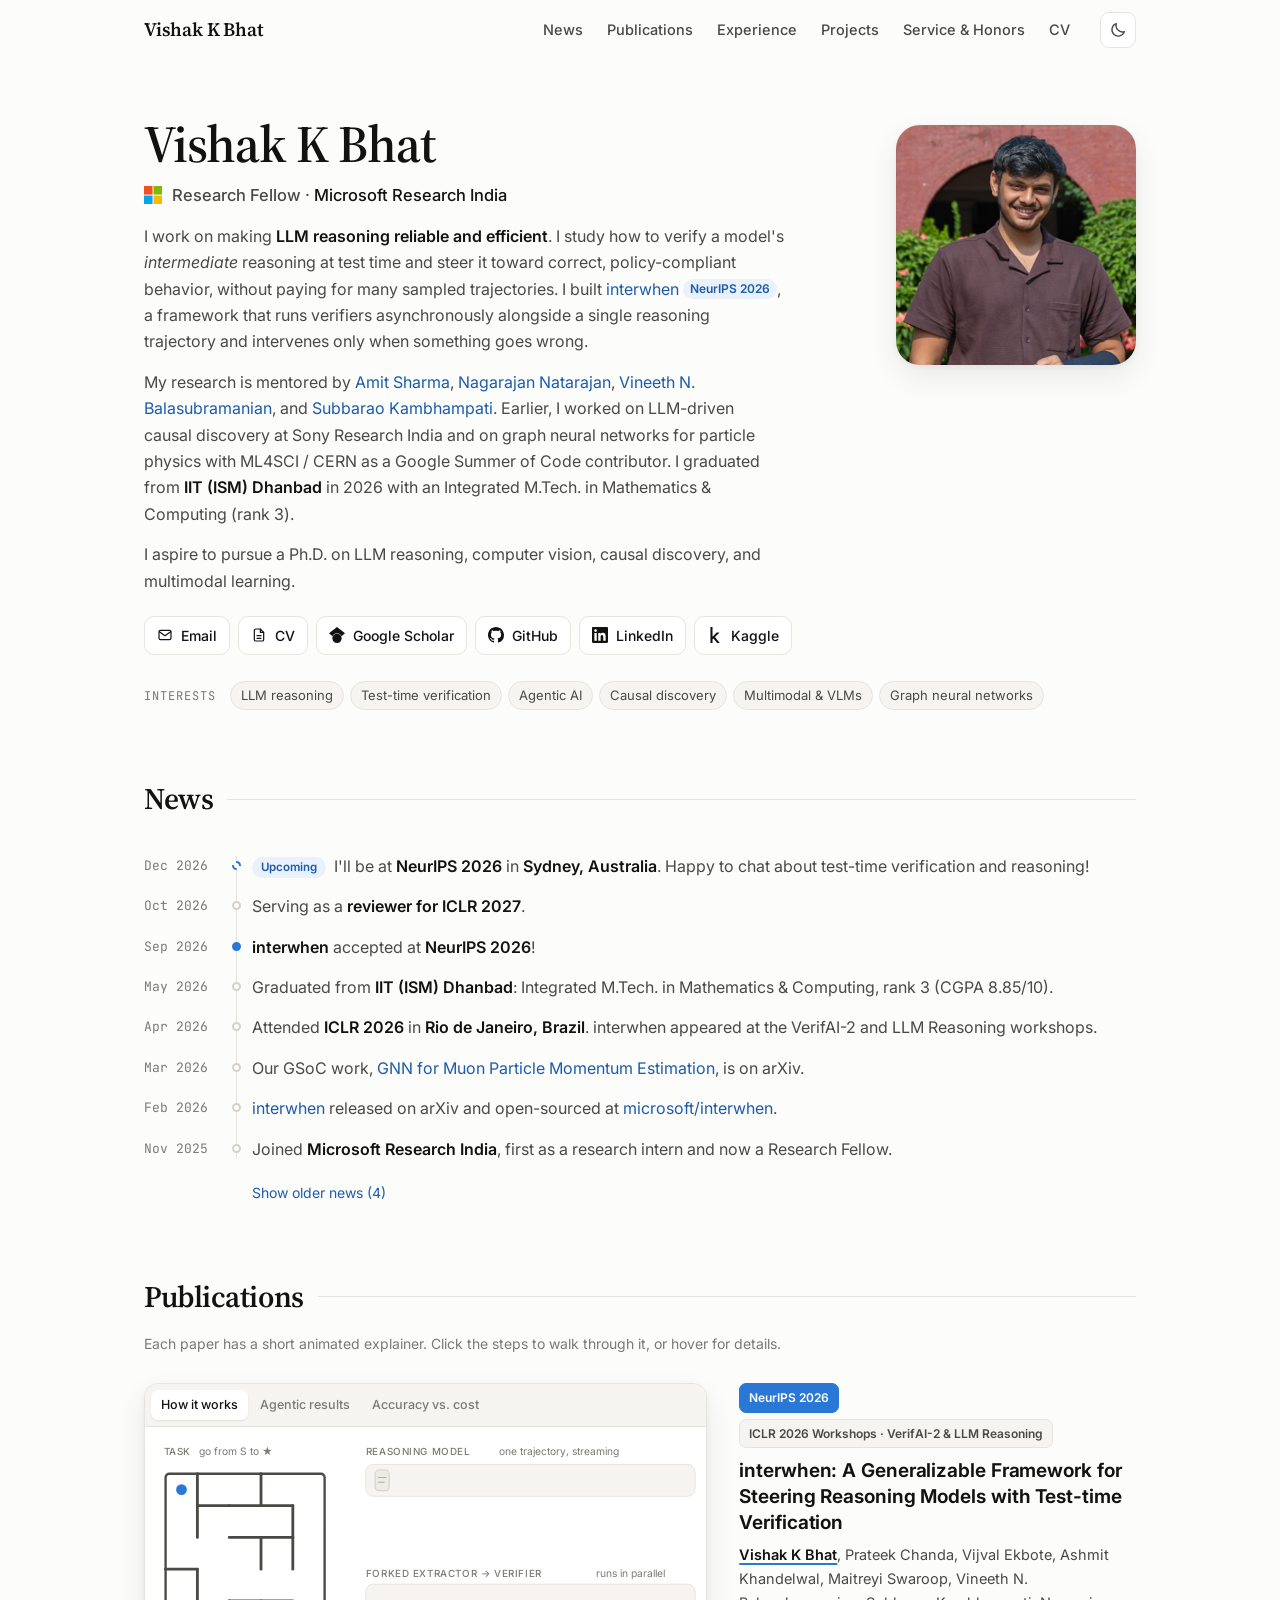
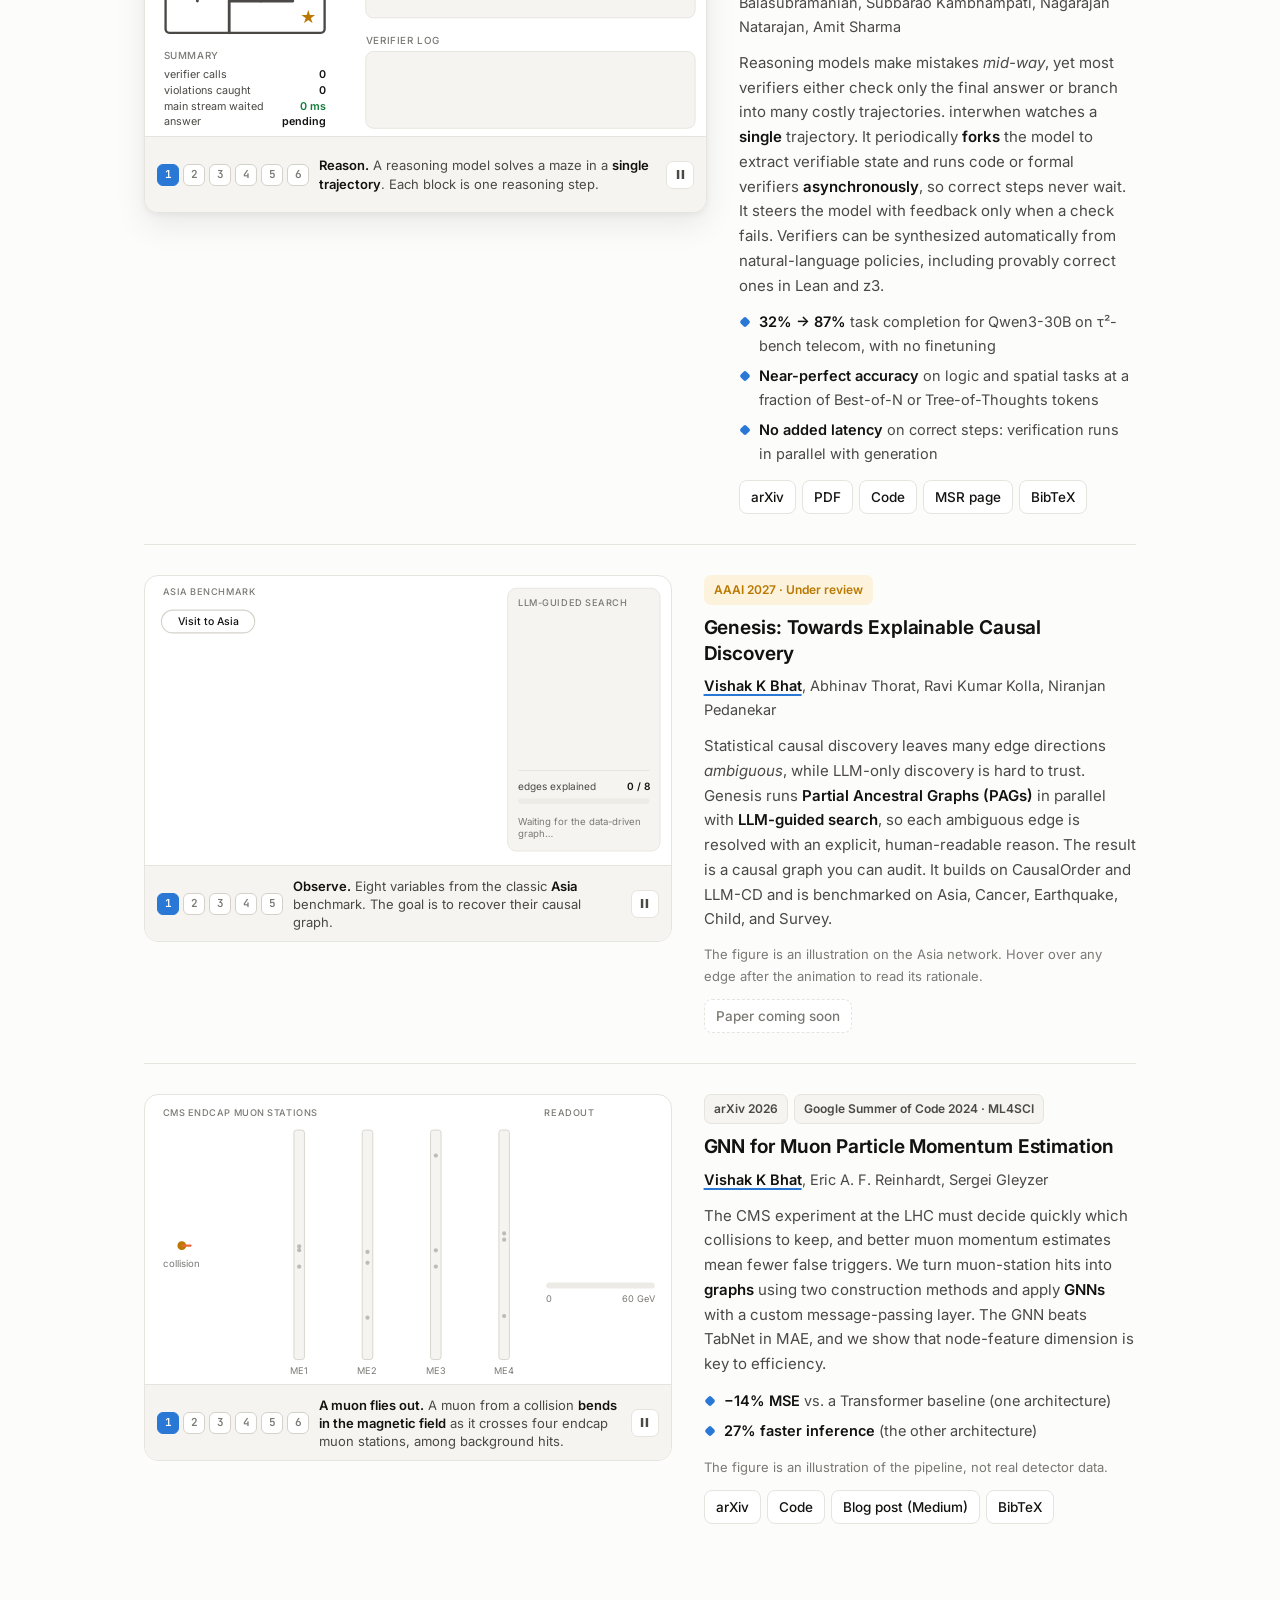
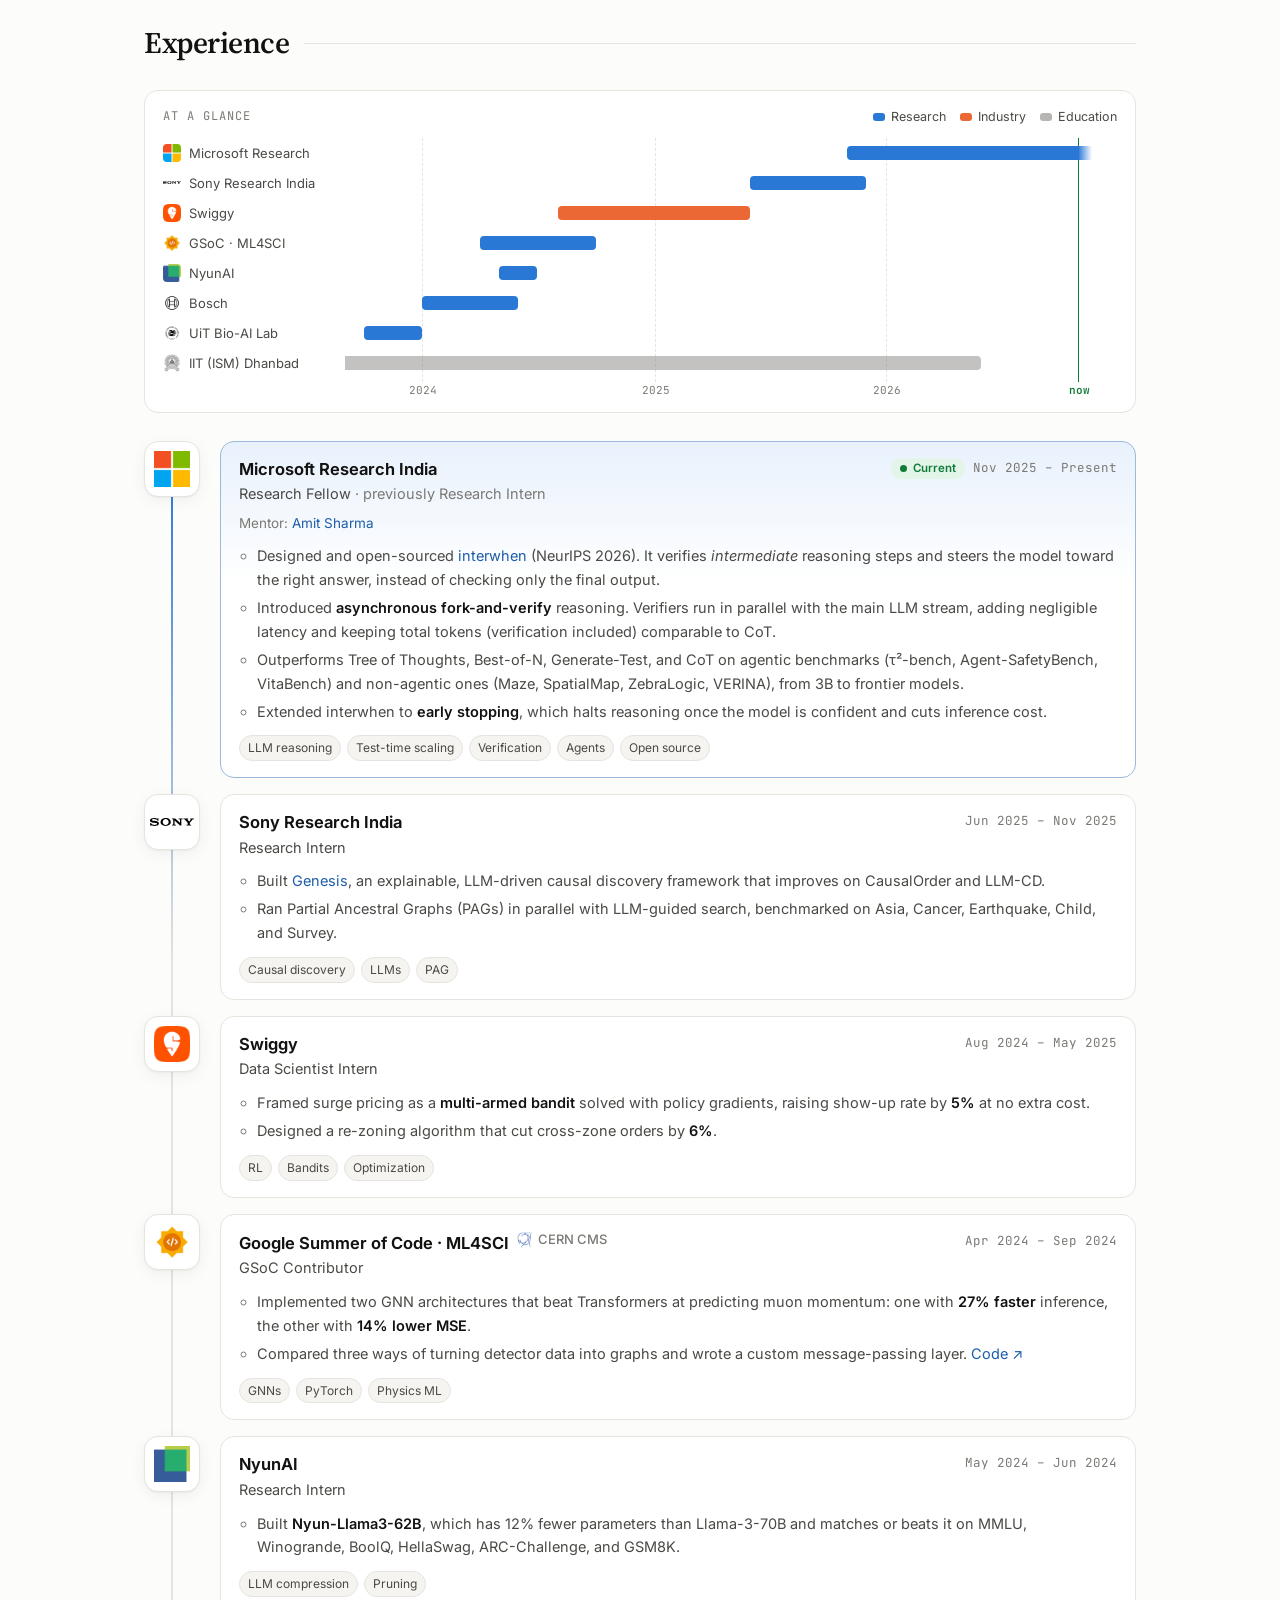
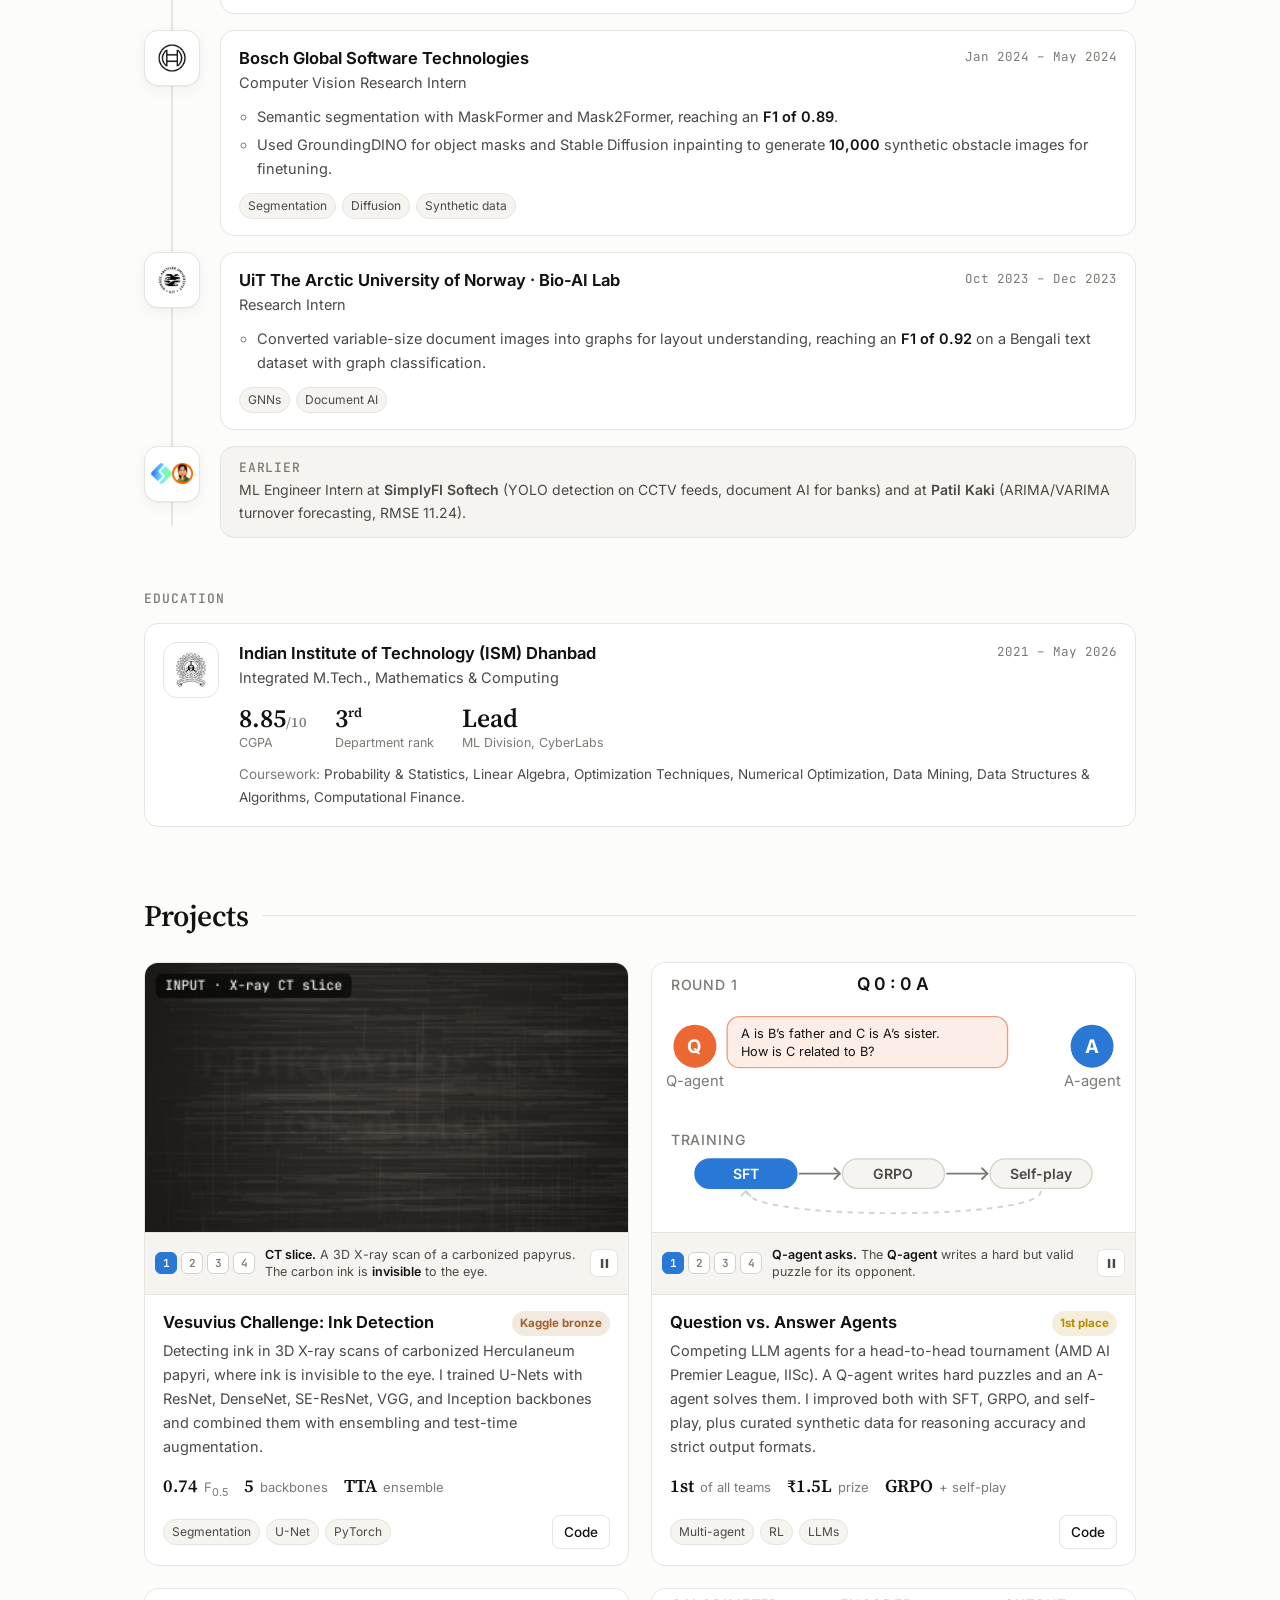
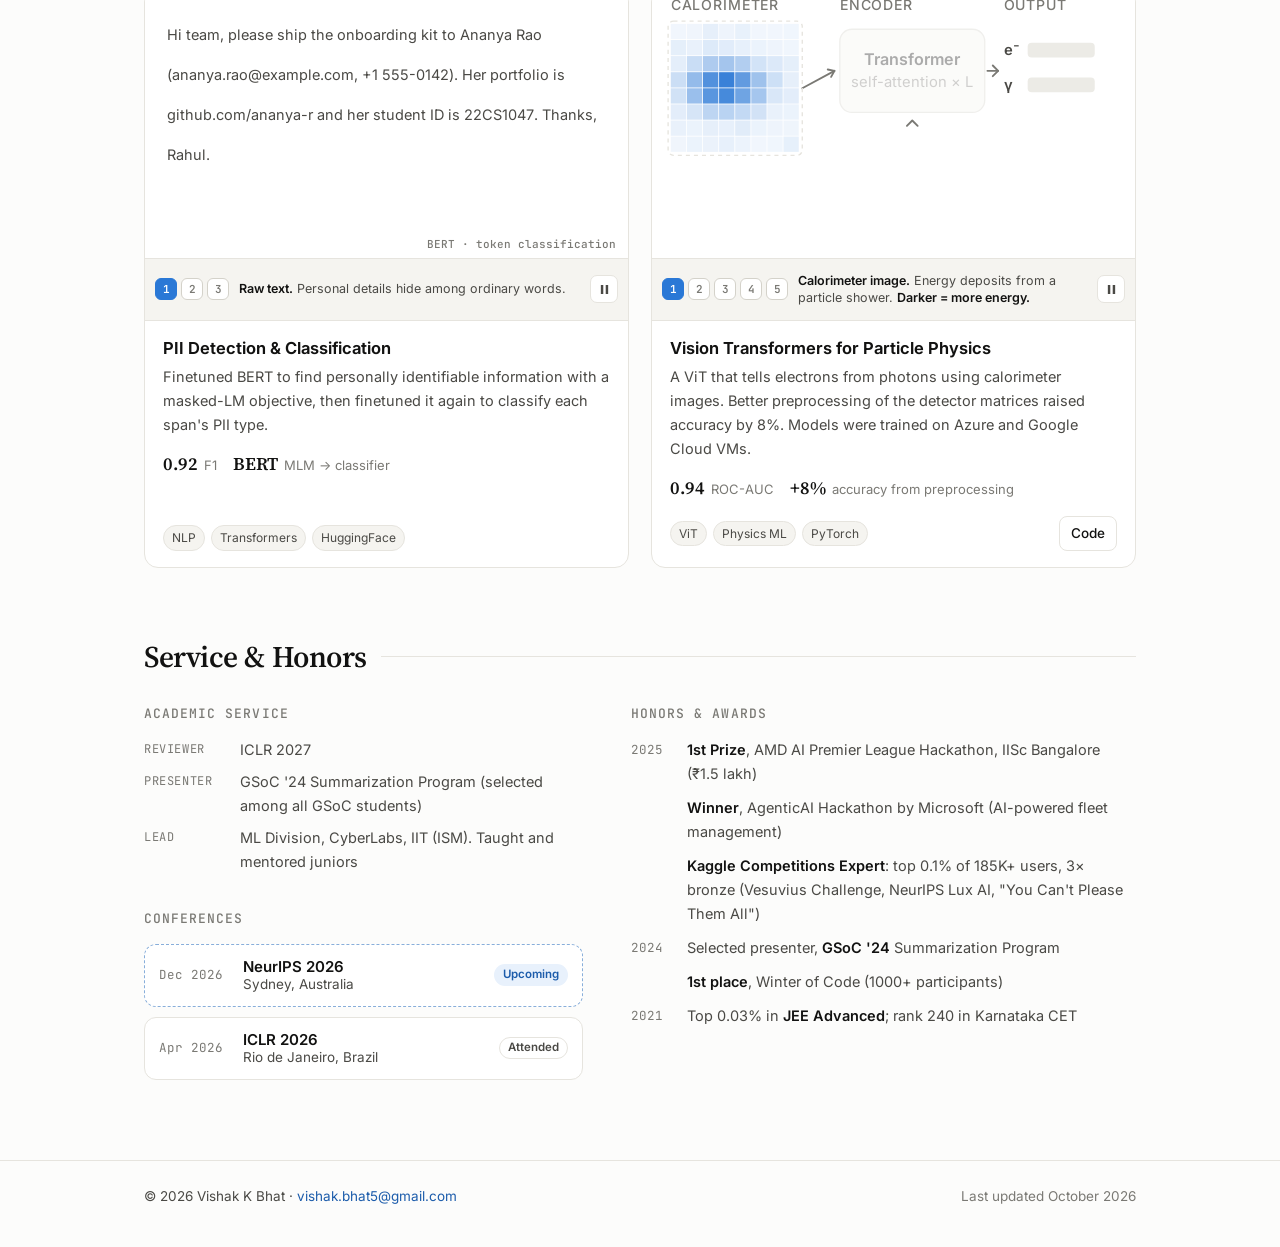
<file: index.html>
<!DOCTYPE html>
<html lang="en">
<head>
  <meta charset="UTF-8">
  <meta name="viewport" content="width=device-width, initial-scale=1">
  <title>Vishak K Bhat — Research Fellow, Microsoft Research India</title>
  <meta name="description" content="Vishak K Bhat is a Research Fellow at Microsoft Research India working on reliable and efficient LLM reasoning: test-time verification, steering reasoning models, and causal discovery.">
  <meta name="author" content="Vishak K Bhat">
  <meta property="og:type" content="profile">
  <meta property="og:title" content="Vishak K Bhat — Research Fellow, Microsoft Research India">
  <meta property="og:description" content="LLM reasoning, test-time verification, and causal discovery. interwhen (NeurIPS 2026).">
  <meta property="og:image" content="assets/img/profile.jpg">
  <meta name="theme-color" content="#fcfcfb" media="(prefers-color-scheme: light)">
  <meta name="theme-color" content="#121211" media="(prefers-color-scheme: dark)">
  <link rel="icon" href="assets/img/favicon.svg" type="image/svg+xml">

  <script>
    // Apply saved theme before paint to avoid a flash.
    (function () {
      try {
        var t = localStorage.getItem('theme');
        if (t === 'light' || t === 'dark') document.documentElement.setAttribute('data-theme', t);
      } catch (e) {}
    })();
  </script>

  <link rel="preconnect" href="https://fonts.googleapis.com">
  <link rel="preconnect" href="https://fonts.gstatic.com" crossorigin>
  <link href="https://fonts.googleapis.com/css2?family=Inter:wght@400;500;600;700&family=JetBrains+Mono:wght@400;500;600&family=Source+Serif+4:opsz,wght@8..60,500;8..60,600;8..60,700&display=swap" rel="stylesheet">
  <link rel="stylesheet" href="assets/css/site.css">

  <script type="application/ld+json">
  {
    "@context": "https://schema.org",
    "@type": "Person",
    "name": "Vishak K Bhat",
    "jobTitle": "Research Fellow",
    "affiliation": { "@type": "Organization", "name": "Microsoft Research India" },
    "alumniOf": { "@type": "CollegeOrUniversity", "name": "IIT (ISM) Dhanbad" },
    "email": "mailto:vishak.bhat5@gmail.com",
    "sameAs": [
      "https://scholar.google.com/citations?user=MAqJcn0AAAAJ",
      "https://github.com/Vishak-Bhat30",
      "https://www.linkedin.com/in/vishak-k-bhat-807998227/",
      "https://www.kaggle.com/vishakkbhat"
    ]
  }
  </script>
</head>
<body>
  <a class="skip-link" href="#main">Skip to content</a>

  <!-- ===================== NAV ===================== -->
  <header class="topbar" id="topbar">
    <nav class="topbar-inner" aria-label="Primary">
      <a class="brand" href="#top">Vishak K Bhat</a>
      <ul class="nav-links" id="navLinks">
        <li><a href="#news">News</a></li>
        <li><a href="#publications">Publications</a></li>
        <li><a href="#experience">Experience</a></li>
        <li><a href="#projects">Projects</a></li>
        <li><a href="#service">Service &amp; Honors</a></li>
        <li><a href="assets/resume.pdf?v=2026-10" target="_blank" rel="noopener">CV</a></li>
      </ul>
      <button class="icon-btn theme-toggle" id="themeToggle" type="button" aria-label="Toggle dark mode">
        <svg class="i-sun" viewBox="0 0 24 24" aria-hidden="true"><circle cx="12" cy="12" r="4.2"/><path d="M12 2.5v2.2M12 19.3v2.2M4.6 4.6l1.6 1.6M17.8 17.8l1.6 1.6M2.5 12h2.2M19.3 12h2.2M4.6 19.4l1.6-1.6M17.8 6.2l1.6-1.6"/></svg>
        <svg class="i-moon" viewBox="0 0 24 24" aria-hidden="true"><path d="M20.5 14.2A8.5 8.5 0 0 1 9.8 3.5a8.5 8.5 0 1 0 10.7 10.7z"/></svg>
      </button>
    </nav>
  </header>

  <main id="main">

    <!-- ===================== INTRO ===================== -->
    <section class="intro wrap" id="top">
      <div class="intro-text">
        <h1 class="name">Vishak K Bhat</h1>
        <p class="role">
          <img class="role-logo" src="assets/img/logos/microsoft.png" alt="" width="18" height="18">
          Research Fellow · <a href="https://www.microsoft.com/en-us/research/lab/microsoft-research-india/" target="_blank" rel="noopener">Microsoft Research India</a>
        </p>

        <p>
          I work on making <strong>LLM reasoning reliable and efficient</strong>. I study how to verify a model's
          <em>intermediate</em> reasoning at test time and steer it toward correct, policy-compliant behavior, without
          paying for many sampled trajectories. I built
          <a href="#paper-interwhen">interwhen</a> <span class="pill-inline">NeurIPS 2026</span>, a framework that runs verifiers
          asynchronously alongside a single reasoning trajectory and intervenes only when something goes wrong.
        </p>
        <p>
          My research is mentored by
          <a href="https://amitsharma.in/" target="_blank" rel="noopener">Amit Sharma</a>,
          <a href="https://www.microsoft.com/en-us/research/people/nagarajn/" target="_blank" rel="noopener">Nagarajan Natarajan</a>,
          <a href="https://people.iith.ac.in/vineethnb/" target="_blank" rel="noopener">Vineeth N. Balasubramanian</a>, and
          <a href="https://rakaposhi.eas.asu.edu/" target="_blank" rel="noopener">Subbarao Kambhampati</a>.
          Earlier, I worked on LLM-driven causal discovery at Sony Research India and on graph neural networks for
          particle physics with ML4SCI&nbsp;/&nbsp;CERN as a Google Summer of Code contributor. I graduated from
          <strong>IIT (ISM) Dhanbad</strong> in 2026 with an Integrated M.Tech. in Mathematics &amp; Computing (rank&nbsp;3).
        </p>
        <p>
          I aspire to pursue a Ph.D. on LLM reasoning, computer vision, causal discovery, and multimodal learning.
        </p>

        <ul class="link-row" aria-label="Profiles">
          <li><a class="chip-link" href="mailto:vishak.bhat5@gmail.com">
            <svg viewBox="0 0 24 24" class="ic ic-stroke" aria-hidden="true"><rect x="3" y="5" width="18" height="14" rx="2.5"/><path d="m3.5 7 8.5 6 8.5-6"/></svg>Email</a></li>
          <li><a class="chip-link" href="assets/resume.pdf?v=2026-10" target="_blank" rel="noopener">
            <svg viewBox="0 0 24 24" class="ic ic-stroke" aria-hidden="true"><path d="M14 3H7a2 2 0 0 0-2 2v14a2 2 0 0 0 2 2h10a2 2 0 0 0 2-2V8z"/><path d="M14 3v5h5M9 13h6M9 17h6"/></svg>CV</a></li>
          <li><a class="chip-link" href="https://scholar.google.com/citations?user=MAqJcn0AAAAJ&amp;hl=en" target="_blank" rel="noopener">
            <svg viewBox="0 0 24 24" class="ic" aria-hidden="true"><path d="M5.242 13.769 0 9.5 12 0l12 9.5-5.242 4.269C17.548 11.249 14.978 9.5 12 9.5c-2.977 0-5.548 1.748-6.758 4.269zM12 10a7 7 0 1 0 0 14 7 7 0 0 0 0-14z"/></svg>Google Scholar</a></li>
          <li><a class="chip-link" href="https://github.com/Vishak-Bhat30" target="_blank" rel="noopener">
            <svg viewBox="0 0 16 16" class="ic" aria-hidden="true"><path d="M8 0C3.58 0 0 3.58 0 8c0 3.54 2.29 6.53 5.47 7.59.4.07.55-.17.55-.38 0-.19-.01-.82-.01-1.49-2.01.37-2.53-.49-2.69-.94-.09-.23-.48-.94-.82-1.13-.28-.15-.68-.52-.01-.53.63-.01 1.08.58 1.23.82.72 1.21 1.87.87 2.33.66.07-.52.28-.87.51-1.07-1.78-.2-3.64-.89-3.64-3.95 0-.87.31-1.59.82-2.15-.08-.2-.36-1.02.08-2.12 0 0 .67-.21 2.2.82.64-.18 1.32-.27 2-.27.68 0 1.36.09 2 .27 1.53-1.04 2.2-.82 2.2-.82.44 1.1.16 1.92.08 2.12.51.56.82 1.27.82 2.15 0 3.07-1.87 3.75-3.65 3.95.29.25.54.73.54 1.48 0 1.07-.01 1.93-.01 2.2 0 .21.15.46.55.38A8.01 8.01 0 0 0 16 8c0-4.42-3.58-8-8-8z"/></svg>GitHub</a></li>
          <li><a class="chip-link" href="https://www.linkedin.com/in/vishak-k-bhat-807998227/" target="_blank" rel="noopener">
            <svg viewBox="0 0 24 24" class="ic" aria-hidden="true"><path d="M20.45 20.45h-3.55v-5.57c0-1.33-.03-3.04-1.85-3.04-1.85 0-2.14 1.45-2.14 2.94v5.67H9.35V9h3.41v1.56h.05c.48-.9 1.64-1.85 3.37-1.85 3.6 0 4.27 2.37 4.27 5.46v6.28zM5.34 7.43a2.06 2.06 0 1 1 0-4.13 2.06 2.06 0 0 1 0 4.13zm1.78 13.02H3.56V9h3.56v11.45zM22.22 0H1.77C.79 0 0 .77 0 1.73v20.54C0 23.23.79 24 1.77 24h20.45c.98 0 1.78-.77 1.78-1.73V1.73C24 .77 23.2 0 22.22 0z"/></svg>LinkedIn</a></li>
          <li><a class="chip-link" href="https://www.kaggle.com/vishakkbhat" target="_blank" rel="noopener">
            <svg viewBox="0 0 24 24" class="ic" aria-hidden="true"><path d="M18.83 23.86c-.02.09-.12.14-.28.14h-3.14c-.19 0-.35-.08-.49-.25l-5.18-6.59-1.45 1.37v5.11c0 .24-.12.36-.35.36H5.51c-.24 0-.36-.12-.36-.36V.35c0-.23.12-.35.36-.35h2.43c.23 0 .35.12.35.35v14.35l6.2-6.27c.17-.17.33-.25.5-.25h3.24c.14 0 .24.06.28.18.05.15.04.26-.03.32l-6.56 6.34 6.84 8.51c.09.1.12.21.07.36"/></svg>Kaggle</a></li>
        </ul>
      </div>

      <figure class="intro-photo">
        <img src="assets/img/profile.jpg" alt="Portrait of Vishak K Bhat" width="720" height="720">
      </figure>
    </section>

    <section class="wrap interests" aria-label="Research interests">
      <span class="interests-label">Interests</span>
      <ul class="tag-list">
        <li>LLM reasoning</li><li>Test-time verification</li><li>Agentic AI</li>
        <li>Causal discovery</li><li>Multimodal &amp; VLMs</li><li>Graph neural networks</li>
      </ul>
    </section>

    <!-- ===================== NEWS ===================== -->
    <section class="section wrap" id="news">
      <h2 class="section-title">News</h2>
      <ol class="news" id="newsList">
        <li class="news-item upcoming">
          <time datetime="2026-12">Dec 2026</time>
          <div><span class="badge badge-accent">Upcoming</span> I'll be at <strong>NeurIPS 2026</strong> in <strong>Sydney, Australia</strong>. Happy to chat about test-time verification and reasoning!</div>
        </li>
        <li class="news-item">
          <time datetime="2026-10">Oct 2026</time>
          <div>Serving as a <strong>reviewer for ICLR 2027</strong>.</div>
        </li>
        <li class="news-item highlight">
          <time datetime="2026-09">Sep 2026</time>
          <div><a href="#paper-interwhen"><strong>interwhen</strong></a> accepted at <strong>NeurIPS 2026</strong>!</div>
        </li>
        <li class="news-item">
          <time datetime="2026-05">May 2026</time>
          <div>Graduated from <strong>IIT (ISM) Dhanbad</strong>: Integrated M.Tech. in Mathematics &amp; Computing, rank&nbsp;3 (CGPA 8.85/10).</div>
        </li>
        <li class="news-item">
          <time datetime="2026-04">Apr 2026</time>
          <div>Attended <strong>ICLR 2026</strong> in <strong>Rio de Janeiro, Brazil</strong>. interwhen appeared at the VerifAI-2 and LLM Reasoning workshops.</div>
        </li>
        <li class="news-item">
          <time datetime="2026-03">Mar 2026</time>
          <div>Our GSoC work, <a href="https://arxiv.org/abs/2603.06675" target="_blank" rel="noopener">GNN for Muon Particle Momentum Estimation</a>, is on arXiv.</div>
        </li>
        <li class="news-item">
          <time datetime="2026-02">Feb 2026</time>
          <div><a href="https://arxiv.org/abs/2602.11202" target="_blank" rel="noopener">interwhen</a> released on arXiv and open-sourced at <a href="https://github.com/microsoft/interwhen" target="_blank" rel="noopener">microsoft/interwhen</a>.</div>
        </li>
        <li class="news-item">
          <time datetime="2025-11">Nov 2025</time>
          <div>Joined <strong>Microsoft Research India</strong>, first as a research intern and now a Research Fellow.</div>
        </li>
        <li class="news-item older">
          <time datetime="2025-07">Jul 2025</time>
          <div>Won <strong>1st prize</strong> (₹1.5 lakh) at the AMD AI Premier League hackathon at IISc Bangalore.</div>
        </li>
        <li class="news-item older">
          <time datetime="2025-06">Jun 2025</time>
          <div>Started a research internship at <strong>Sony Research India</strong> on LLM-driven causal discovery.</div>
        </li>
        <li class="news-item older">
          <time datetime="2024-08">Aug 2024</time>
          <div>Joined <strong>Swiggy</strong> as a Data Scientist intern (bandits for surge pricing).</div>
        </li>
        <li class="news-item older">
          <time datetime="2024-04">Apr 2024</time>
          <div>Selected for <strong>Google Summer of Code 2024</strong> with ML4SCI (CERN CMS).</div>
        </li>
      </ol>
      <button class="text-btn" id="newsToggle" type="button" aria-expanded="false" aria-controls="newsList">Show older news</button>
    </section>

    <!-- ===================== PUBLICATIONS ===================== -->
    <section class="section wrap" id="publications">
      <div class="section-head">
        <h2 class="section-title">Publications</h2>
        <p class="section-note">Each paper has a short animated explainer. Click the steps to walk through it, or hover for details.</p>
      </div>

      <!-- interwhen -->
      <article class="paper featured" id="paper-interwhen">
        <div class="viz-frame" data-viz="interwhen">
          <div class="viz-tabs" role="tablist" aria-label="interwhen figures">
            <button role="tab" aria-selected="true" data-tab="how">How it works</button>
            <button role="tab" aria-selected="false" data-tab="agentic">Agentic results</button>
            <button role="tab" aria-selected="false" data-tab="cost">Accuracy vs. cost</button>
          </div>
          <div class="viz-panel" data-panel="how">
            <svg class="viz-svg" viewBox="0 0 600 330" role="img" aria-label="Animation: a reasoning model solves a maze while forked verifiers check its moves asynchronously; a wall violation is caught, the model is rewound to the fork point with feedback, and it reaches the goal."></svg>
            <div class="viz-caption" aria-live="polite"></div>
          </div>
          <div class="viz-panel" data-panel="agentic" hidden>
            <div class="chart" data-chart="dumbbell"></div>
          </div>
          <div class="viz-panel" data-panel="cost" hidden>
            <div class="chart" data-chart="scatter"></div>
          </div>
        </div>

        <div class="paper-body">
          <div class="venues">
            <span class="venue venue-main">NeurIPS 2026</span>
            <span class="venue">ICLR 2026 Workshops · VerifAI-2 &amp; LLM Reasoning</span>
          </div>
          <h3 class="paper-title"><a href="https://arxiv.org/abs/2602.11202" target="_blank" rel="noopener">interwhen: A Generalizable Framework for Steering Reasoning Models with Test-time Verification</a></h3>
          <p class="authors"><span class="me">Vishak K Bhat</span>, Prateek Chanda, Vijval Ekbote, Ashmit Khandelwal, Maitreyi Swaroop, Vineeth N. Balasubramanian, Subbarao Kambhampati, Nagarajan Natarajan, Amit Sharma</p>
          <p class="tldr">
            Reasoning models make mistakes <em>mid-way</em>, yet most verifiers either check only the final answer or
            branch into many costly trajectories. interwhen watches a <strong>single</strong> trajectory. It periodically
            <strong>forks</strong> the model to extract verifiable state and runs code or formal verifiers
            <strong>asynchronously</strong>, so correct steps never wait. It steers the model with feedback only when a check fails.
            Verifiers can be synthesized automatically from natural-language policies, including provably correct ones in Lean and z3.
          </p>
          <ul class="key-results">
            <li><strong>32% → 87%</strong> task completion for Qwen3-30B on τ²-bench telecom, with no finetuning</li>
            <li><strong>Near-perfect accuracy</strong> on logic and spatial tasks at a fraction of Best-of-N or Tree-of-Thoughts tokens</li>
            <li><strong>No added latency</strong> on correct steps: verification runs in parallel with generation</li>
          </ul>
          <div class="paper-links">
            <a class="btn-link" href="https://arxiv.org/abs/2602.11202" target="_blank" rel="noopener">arXiv</a>
            <a class="btn-link" href="https://arxiv.org/pdf/2602.11202" target="_blank" rel="noopener">PDF</a>
            <a class="btn-link" href="https://github.com/microsoft/interwhen" target="_blank" rel="noopener">Code <span class="gh-stars" data-repo="microsoft/interwhen" hidden></span></a>
            <a class="btn-link" href="https://www.microsoft.com/en-us/research/publication/interwhen-a-generalizable-framework-for-verifiable-reasoning-with-test-time-monitors/" target="_blank" rel="noopener">MSR page</a>
            <button class="btn-link bib-toggle" type="button" aria-expanded="false">BibTeX</button>
          </div>
          <div class="bibtex" hidden>
<pre><code>@inproceedings{bhat2026interwhen,
  title     = {interwhen: A Generalizable Framework for Steering
               Reasoning Models with Test-time Verification},
  author    = {Bhat, Vishak K and Chanda, Prateek and Ekbote, Vijval and
               Khandelwal, Ashmit and Swaroop, Maitreyi and
               Balasubramanian, Vineeth N. and Kambhampati, Subbarao and
               Natarajan, Nagarajan and Sharma, Amit},
  booktitle = {Advances in Neural Information Processing Systems},
  year      = {2026}
}</code></pre>
            <button class="copy-btn" type="button">Copy</button>
          </div>
        </div>
      </article>

      <!-- Genesis -->
      <article class="paper" id="paper-genesis">
        <div class="viz-frame" data-viz="genesis">
          <div class="viz-panel">
            <svg class="viz-svg" viewBox="0 0 600 330" role="img" aria-label="Animation: on the Asia benchmark, data alone yields a partial ancestral graph with ambiguous edge marks; an LLM then orients each ambiguous edge and gives a written reason, producing an explainable causal graph."></svg>
            <div class="viz-caption" aria-live="polite"></div>
          </div>
        </div>
        <div class="paper-body">
          <div class="venues">
            <span class="venue venue-review">AAAI 2027 · Under review</span>
          </div>
          <h3 class="paper-title">Genesis: Towards Explainable Causal Discovery</h3>
          <p class="authors"><span class="me">Vishak K Bhat</span>, Abhinav Thorat, Ravi Kumar Kolla, Niranjan Pedanekar</p>
          <p class="tldr">
            Statistical causal discovery leaves many edge directions <em>ambiguous</em>, while LLM-only discovery is hard to trust.
            Genesis runs <strong>Partial Ancestral Graphs (PAGs)</strong> in parallel with <strong>LLM-guided search</strong>, so each
            ambiguous edge is resolved with an explicit, human-readable reason. The result is a causal graph you can audit.
            It builds on CausalOrder and LLM-CD and is benchmarked on Asia, Cancer, Earthquake, Child, and Survey.
          </p>
          <p class="viz-note">The figure is an illustration on the Asia network. Hover over any edge after the animation to read its rationale.</p>
          <div class="paper-links">
            <span class="btn-link disabled" aria-disabled="true">Paper coming soon</span>
          </div>
        </div>
      </article>

      <!-- GNN muon -->
      <article class="paper" id="paper-muon">
        <div class="viz-frame" data-viz="muon">
          <div class="viz-panel">
            <svg class="viz-svg" viewBox="0 0 600 330" role="img" aria-label="Animation: a muon track bends through four CMS endcap muon stations; its hits become graph nodes, edges are built, messages pass between nodes, and a readout predicts transverse momentum. A curvier track means lower momentum."></svg>
            <div class="viz-caption" aria-live="polite"></div>
          </div>
        </div>
        <div class="paper-body">
          <div class="venues">
            <span class="venue">arXiv 2026</span>
            <span class="venue">Google Summer of Code 2024 · ML4SCI</span>
          </div>
          <h3 class="paper-title"><a href="https://arxiv.org/abs/2603.06675" target="_blank" rel="noopener">GNN for Muon Particle Momentum Estimation</a></h3>
          <p class="authors"><span class="me">Vishak K Bhat</span>, Eric A. F. Reinhardt, Sergei Gleyzer</p>
          <p class="tldr">
            The CMS experiment at the LHC must decide quickly which collisions to keep, and better muon momentum estimates mean
            fewer false triggers. We turn muon-station hits into <strong>graphs</strong> using two construction methods and apply
            <strong>GNNs</strong> with a custom message-passing layer. The GNN beats TabNet in MAE, and we show that node-feature
            dimension is key to efficiency.
          </p>
          <ul class="key-results">
            <li><strong>−14% MSE</strong> vs. a Transformer baseline (one architecture)</li>
            <li><strong>27% faster inference</strong> (the other architecture)</li>
          </ul>
          <p class="viz-note">The figure is an illustration of the pipeline, not real detector data.</p>
          <div class="paper-links">
            <a class="btn-link" href="https://arxiv.org/abs/2603.06675" target="_blank" rel="noopener">arXiv</a>
            <a class="btn-link" href="https://github.com/ML4SCI/CMS" target="_blank" rel="noopener">Code</a>
            <a class="btn-link" href="https://medium.com/@vishak.bhat5/gsoc24-with-ml4sci-graph-neural-networks-for-particle-momentum-estimation-in-the-cms-trigger-820063f39474" target="_blank" rel="noopener">Blog post (Medium)</a>
            <button class="btn-link bib-toggle" type="button" aria-expanded="false">BibTeX</button>
          </div>
          <div class="bibtex" hidden>
<pre><code>@article{bhat2026gnnmuon,
  title   = {GNN For Muon Particle Momentum estimation},
  author  = {Bhat, Vishak K and Reinhardt, Eric A. F. and Gleyzer, Sergei},
  journal = {arXiv preprint arXiv:2603.06675},
  year    = {2026}
}</code></pre>
            <button class="copy-btn" type="button">Copy</button>
          </div>
        </div>
      </article>
    </section>

    <!-- ===================== EXPERIENCE ===================== -->
    <section class="section wrap" id="experience">
      <h2 class="section-title">Experience</h2>

      <div class="gantt-card">
        <div class="gantt-head">
          <span class="gantt-title">At a glance</span>
          <span class="gantt-legend"><span class="sw sw-research"></span>Research <span class="sw sw-industry"></span>Industry <span class="sw sw-edu"></span>Education</span>
        </div>
        <div class="gantt" id="gantt" role="group" aria-label="Timeline of roles from 2023 to 2026"></div>
      </div>

      <ol class="xp-list">
        <li class="xp current" id="xp-msr">
          <div class="xp-logo"><img src="assets/img/logos/microsoft.png" alt="Microsoft" width="48" height="48"></div>
          <div class="xp-card">
            <div class="xp-top">
              <div>
                <h3 class="xp-org">Microsoft Research India</h3>
                <p class="xp-role">Research Fellow <span class="muted">· previously Research Intern</span></p>
              </div>
              <div class="xp-meta"><span class="badge badge-live"><span class="live-dot"></span>Current</span><time>Nov 2025 – Present</time></div>
            </div>
            <p class="xp-mentor">Mentor: <a href="https://amitsharma.in/" target="_blank" rel="noopener">Amit Sharma</a></p>
            <ul class="xp-points">
              <li>Designed and open-sourced <a href="https://github.com/microsoft/interwhen" target="_blank" rel="noopener">interwhen</a> (NeurIPS 2026). It verifies <em>intermediate</em> reasoning steps and steers the model toward the right answer, instead of checking only the final output.</li>
              <li>Introduced <strong>asynchronous fork-and-verify</strong> reasoning. Verifiers run in parallel with the main LLM stream, adding negligible latency and keeping total tokens (verification included) comparable to CoT.</li>
              <li>Outperforms Tree of Thoughts, Best-of-N, Generate-Test, and CoT on agentic benchmarks (τ²-bench, Agent-SafetyBench, VitaBench) and non-agentic ones (Maze, SpatialMap, ZebraLogic, VERINA), from 3B to frontier models.</li>
              <li>Extended interwhen to <strong>early stopping</strong>, which halts reasoning once the model is confident and cuts inference cost.</li>
            </ul>
            <ul class="tag-list small"><li>LLM reasoning</li><li>Test-time scaling</li><li>Verification</li><li>Agents</li><li>Open source</li></ul>
          </div>
        </li>

        <li class="xp" id="xp-sony">
          <div class="xp-logo"><img src="assets/img/logos/sony.svg" alt="Sony" width="48" height="48" class="wide-logo"></div>
          <div class="xp-card">
            <div class="xp-top">
              <div>
                <h3 class="xp-org">Sony Research India</h3>
                <p class="xp-role">Research Intern</p>
              </div>
              <div class="xp-meta"><time>Jun 2025 – Nov 2025</time></div>
            </div>
            <ul class="xp-points">
              <li>Built <a href="#paper-genesis">Genesis</a>, an explainable, LLM-driven causal discovery framework that improves on CausalOrder and LLM-CD.</li>
              <li>Ran Partial Ancestral Graphs (PAGs) in parallel with LLM-guided search, benchmarked on Asia, Cancer, Earthquake, Child, and Survey.</li>
            </ul>
            <ul class="tag-list small"><li>Causal discovery</li><li>LLMs</li><li>PAG</li></ul>
          </div>
        </li>

        <li class="xp" id="xp-swiggy">
          <div class="xp-logo"><img src="assets/img/logos/swiggy.png" alt="Swiggy" width="48" height="48"></div>
          <div class="xp-card">
            <div class="xp-top">
              <div>
                <h3 class="xp-org">Swiggy</h3>
                <p class="xp-role">Data Scientist Intern</p>
              </div>
              <div class="xp-meta"><time>Aug 2024 – May 2025</time></div>
            </div>
            <ul class="xp-points">
              <li>Framed surge pricing as a <strong>multi-armed bandit</strong> solved with policy gradients, raising show-up rate by <strong>5%</strong> at no extra cost.</li>
              <li>Designed a re-zoning algorithm that cut cross-zone orders by <strong>6%</strong>.</li>
            </ul>
            <ul class="tag-list small"><li>RL</li><li>Bandits</li><li>Optimization</li></ul>
          </div>
        </li>

        <li class="xp" id="xp-gsoc">
          <div class="xp-logo"><img src="assets/img/logos/gsoc.png" alt="Google Summer of Code" width="48" height="48"></div>
          <div class="xp-card">
            <div class="xp-top">
              <div>
                <h3 class="xp-org">Google Summer of Code · ML4SCI <span class="org-sub"><img src="assets/img/logos/cern.png" alt="" width="16" height="16"> CERN CMS</span></h3>
                <p class="xp-role">GSoC Contributor</p>
              </div>
              <div class="xp-meta"><time>Apr 2024 – Sep 2024</time></div>
            </div>
            <ul class="xp-points">
              <li>Implemented two GNN architectures that beat Transformers at predicting muon momentum: one with <strong>27% faster</strong> inference, the other with <strong>14% lower MSE</strong>.</li>
              <li>Compared three ways of turning detector data into graphs and wrote a custom message-passing layer. <a href="https://github.com/ML4SCI/CMS" target="_blank" rel="noopener">Code ↗</a></li>
            </ul>
            <ul class="tag-list small"><li>GNNs</li><li>PyTorch</li><li>Physics ML</li></ul>
          </div>
        </li>

        <li class="xp" id="xp-nyun">
          <div class="xp-logo"><img src="assets/img/logos/nyunai.png" alt="NyunAI" width="48" height="48"></div>
          <div class="xp-card">
            <div class="xp-top">
              <div>
                <h3 class="xp-org">NyunAI</h3>
                <p class="xp-role">Research Intern</p>
              </div>
              <div class="xp-meta"><time>May 2024 – Jun 2024</time></div>
            </div>
            <ul class="xp-points">
              <li>Built <strong>Nyun-Llama3-62B</strong>, which has 12% fewer parameters than Llama-3-70B and matches or beats it on MMLU, Winogrande, BoolQ, HellaSwag, ARC-Challenge, and GSM8K.</li>
            </ul>
            <ul class="tag-list small"><li>LLM compression</li><li>Pruning</li></ul>
          </div>
        </li>

        <li class="xp" id="xp-bosch">
          <div class="xp-logo"><img src="assets/img/logos/bosch.png" alt="Bosch" width="48" height="48"></div>
          <div class="xp-card">
            <div class="xp-top">
              <div>
                <h3 class="xp-org">Bosch Global Software Technologies</h3>
                <p class="xp-role">Computer Vision Research Intern</p>
              </div>
              <div class="xp-meta"><time>Jan 2024 – May 2024</time></div>
            </div>
            <ul class="xp-points">
              <li>Semantic segmentation with MaskFormer and Mask2Former, reaching an <strong>F1 of 0.89</strong>.</li>
              <li>Used GroundingDINO for object masks and Stable Diffusion inpainting to generate <strong>10,000</strong> synthetic obstacle images for finetuning.</li>
            </ul>
            <ul class="tag-list small"><li>Segmentation</li><li>Diffusion</li><li>Synthetic data</li></ul>
          </div>
        </li>

        <li class="xp" id="xp-uit">
          <div class="xp-logo"><img src="assets/img/logos/uit.png" alt="UiT The Arctic University of Norway" width="48" height="48"></div>
          <div class="xp-card">
            <div class="xp-top">
              <div>
                <h3 class="xp-org">UiT The Arctic University of Norway · Bio-AI Lab</h3>
                <p class="xp-role">Research Intern</p>
              </div>
              <div class="xp-meta"><time>Oct 2023 – Dec 2023</time></div>
            </div>
            <ul class="xp-points">
              <li>Converted variable-size document images into graphs for layout understanding, reaching an <strong>F1 of 0.92</strong> on a Bengali text dataset with graph classification.</li>
            </ul>
            <ul class="tag-list small"><li>GNNs</li><li>Document AI</li></ul>
          </div>
        </li>

        <li class="xp xp-compact">
          <div class="xp-logo duo">
            <img src="assets/img/logos/simplyfi.png" alt="SimplyFI Softech" width="30" height="30">
            <img src="assets/img/logos/patilkaki.png" alt="Patil Kaki" width="30" height="30">
          </div>
          <div class="xp-card">
            <div class="xp-top">
              <div>
                <h3 class="xp-org">Earlier</h3>
                <p class="xp-role">ML Engineer Intern at <strong>SimplyFI Softech</strong> (YOLO detection on CCTV feeds, document AI for banks) and at <strong>Patil Kaki</strong> (ARIMA/VARIMA turnover forecasting, RMSE 11.24).</p>
              </div>
            </div>
          </div>
        </li>
      </ol>

      <h3 class="subsection-title">Education</h3>
      <div class="edu">
        <div class="xp-logo"><img src="assets/img/logos/iitism.png" alt="IIT (ISM) Dhanbad" width="48" height="48"></div>
        <div>
          <div class="xp-top">
            <div>
              <h4 class="xp-org">Indian Institute of Technology (ISM) Dhanbad</h4>
              <p class="xp-role">Integrated M.Tech., Mathematics &amp; Computing</p>
            </div>
            <div class="xp-meta"><time>2021 – May 2026</time></div>
          </div>
          <div class="edu-stats">
            <div><span class="stat">8.85<small>/10</small></span><span class="stat-label">CGPA</span></div>
            <div><span class="stat">3<sup>rd</sup></span><span class="stat-label">Department rank</span></div>
            <div><span class="stat">Lead</span><span class="stat-label">ML Division, CyberLabs</span></div>
          </div>
          <p class="edu-course"><span class="muted">Coursework:</span> Probability &amp; Statistics, Linear Algebra, Optimization Techniques, Numerical Optimization, Data Mining, Data Structures &amp; Algorithms, Computational Finance.</p>
        </div>
      </div>
    </section>

    <!-- ===================== PROJECTS ===================== -->
    <section class="section wrap" id="projects">
      <h2 class="section-title">Projects</h2>
      <div class="project-grid">

        <article class="project">
          <div class="viz-frame small" data-viz="vesuvius">
            <div class="viz-panel">
              <canvas class="viz-canvas" width="360" height="200" aria-label="Animation: a sliding U-Net window scans a carbonized papyrus scan and reveals hidden ink letters."></canvas>
              <div class="viz-caption" aria-live="polite"></div>
            </div>
          </div>
          <div class="project-body">
            <div class="project-head">
              <h3>Vesuvius Challenge: Ink Detection</h3>
              <span class="medal medal-bronze">Kaggle bronze</span>
            </div>
            <p>Detecting ink in 3D X-ray scans of carbonized Herculaneum papyri, where ink is invisible to the eye. I trained U-Nets with ResNet, DenseNet, SE-ResNet, VGG, and Inception backbones and combined them with ensembling and test-time augmentation.</p>
            <ul class="metric-row"><li><b>0.74</b> F<sub>0.5</sub></li><li><b>5</b> backbones</li><li><b>TTA</b> ensemble</li></ul>
            <div class="project-foot">
              <ul class="tag-list small"><li>Segmentation</li><li>U-Net</li><li>PyTorch</li></ul>
              <a class="btn-link" href="https://github.com/Vishak-Bhat30/3D_image_segmentation" target="_blank" rel="noopener">Code</a>
            </div>
          </div>
        </article>

        <article class="project">
          <div class="viz-frame small" data-viz="qa">
            <div class="viz-panel">
              <svg class="viz-svg" viewBox="0 0 360 200" role="img" aria-label="Animation: a question agent and an answer agent face off in rounds, with a judge scoring each answer, while the training loop cycles through SFT, GRPO, and self-play."></svg>
              <div class="viz-caption" aria-live="polite"></div>
            </div>
          </div>
          <div class="project-body">
            <div class="project-head">
              <h3>Question vs. Answer Agents</h3>
              <span class="medal medal-gold">1st place</span>
            </div>
            <p>Competing LLM agents for a head-to-head tournament (AMD AI Premier League, IISc). A Q-agent writes hard puzzles and an A-agent solves them. I improved both with SFT, GRPO, and self-play, plus curated synthetic data for reasoning accuracy and strict output formats.</p>
            <ul class="metric-row"><li><b>1st</b> of all teams</li><li><b>₹1.5L</b> prize</li><li><b>GRPO</b> + self-play</li></ul>
            <div class="project-foot">
              <ul class="tag-list small"><li>Multi-agent</li><li>RL</li><li>LLMs</li></ul>
              <a class="btn-link" href="https://github.com/Vishak-Bhat30/AMD-AI-Premier-League" target="_blank" rel="noopener">Code</a>
            </div>
          </div>
        </article>

        <article class="project">
          <div class="viz-frame small" data-viz="pii">
            <div class="viz-panel">
              <div class="pii-stage" aria-label="Animation: a model scans text and tags names, emails, phone numbers, URLs, and IDs as personal information."></div>
              <div class="viz-caption" aria-live="polite"></div>
            </div>
          </div>
          <div class="project-body">
            <div class="project-head">
              <h3>PII Detection &amp; Classification</h3>
            </div>
            <p>Finetuned BERT to find personally identifiable information with a masked-LM objective, then finetuned it again to classify each span's PII type.</p>
            <ul class="metric-row"><li><b>0.92</b> F1</li><li><b>BERT</b> MLM → classifier</li></ul>
            <div class="project-foot">
              <ul class="tag-list small"><li>NLP</li><li>Transformers</li><li>HuggingFace</li></ul>
            </div>
          </div>
        </article>

        <article class="project">
          <div class="viz-frame small" data-viz="vit">
            <div class="viz-panel">
              <svg class="viz-svg" viewBox="0 0 360 200" role="img" aria-label="Animation: a calorimeter image is split into patches, turned into tokens, attended to by a classification token, and classified as electron or photon."></svg>
              <div class="viz-caption" aria-live="polite"></div>
            </div>
          </div>
          <div class="project-body">
            <div class="project-head">
              <h3>Vision Transformers for Particle Physics</h3>
            </div>
            <p>A ViT that tells electrons from photons using calorimeter images. Better preprocessing of the detector matrices raised accuracy by 8%. Models were trained on Azure and Google Cloud VMs.</p>
            <ul class="metric-row"><li><b>0.94</b> ROC-AUC</li><li><b>+8%</b> accuracy from preprocessing</li></ul>
            <div class="project-foot">
              <ul class="tag-list small"><li>ViT</li><li>Physics ML</li><li>PyTorch</li></ul>
              <a class="btn-link" href="https://github.com/Vishak-Bhat30/ML4SCI" target="_blank" rel="noopener">Code</a>
            </div>
          </div>
        </article>

      </div>
    </section>

    <!-- ===================== SERVICE & HONORS ===================== -->
    <section class="section wrap" id="service">
      <h2 class="section-title">Service &amp; Honors</h2>
      <div class="two-col">
        <div>
          <h3 class="subsection-title">Academic service</h3>
          <ul class="plain-list">
            <li><span class="pl-key">Reviewer</span> ICLR 2027</li>
            <li><span class="pl-key">Presenter</span> GSoC '24 Summarization Program (selected among all GSoC students)</li>
            <li><span class="pl-key">Lead</span> ML Division, CyberLabs, IIT (ISM). Taught and mentored juniors</li>
          </ul>

          <h3 class="subsection-title">Conferences</h3>
          <div class="trips">
            <div class="trip upcoming">
              <div class="trip-when">Dec 2026</div>
              <div class="trip-what"><strong>NeurIPS 2026</strong><span>Sydney, Australia</span></div>
              <span class="badge badge-accent">Upcoming</span>
            </div>
            <div class="trip">
              <div class="trip-when">Apr 2026</div>
              <div class="trip-what"><strong>ICLR 2026</strong><span>Rio de Janeiro, Brazil</span></div>
              <span class="badge">Attended</span>
            </div>
          </div>
        </div>

        <div>
          <h3 class="subsection-title">Honors &amp; awards</h3>
          <ul class="honors">
            <li><span class="h-year">2025</span><div><strong>1st Prize</strong>, AMD AI Premier League Hackathon, IISc Bangalore (₹1.5 lakh)</div></li>
            <li><span class="h-year"></span><div><strong>Winner</strong>, AgenticAI Hackathon by Microsoft (AI-powered fleet management)</div></li>
            <li><span class="h-year"></span><div><strong>Kaggle Competitions Expert</strong>: top 0.1% of 185K+ users, 3× bronze (Vesuvius Challenge, NeurIPS Lux AI, "You Can't Please Them All")</div></li>
            <li><span class="h-year">2024</span><div>Selected presenter, <strong>GSoC '24</strong> Summarization Program</div></li>
            <li><span class="h-year"></span><div><strong>1st place</strong>, Winter of Code (1000+ participants)</div></li>
            <li><span class="h-year">2021</span><div>Top 0.03% in <strong>JEE Advanced</strong>; rank 240 in Karnataka CET</div></li>
          </ul>
        </div>
      </div>
    </section>

  </main>

  <footer class="site-footer">
    <div class="wrap footer-inner">
      <p>© 2026 Vishak K Bhat · <a href="mailto:vishak.bhat5@gmail.com">vishak.bhat5@gmail.com</a></p>
      <p class="muted">Last updated October 2026</p>
    </div>
  </footer>

  <div class="tooltip" id="tooltip" role="tooltip" hidden></div>

  <script src="assets/js/site.js" defer></script>
  <script src="assets/js/viz.js" defer></script>
</body>
</html>
</file>
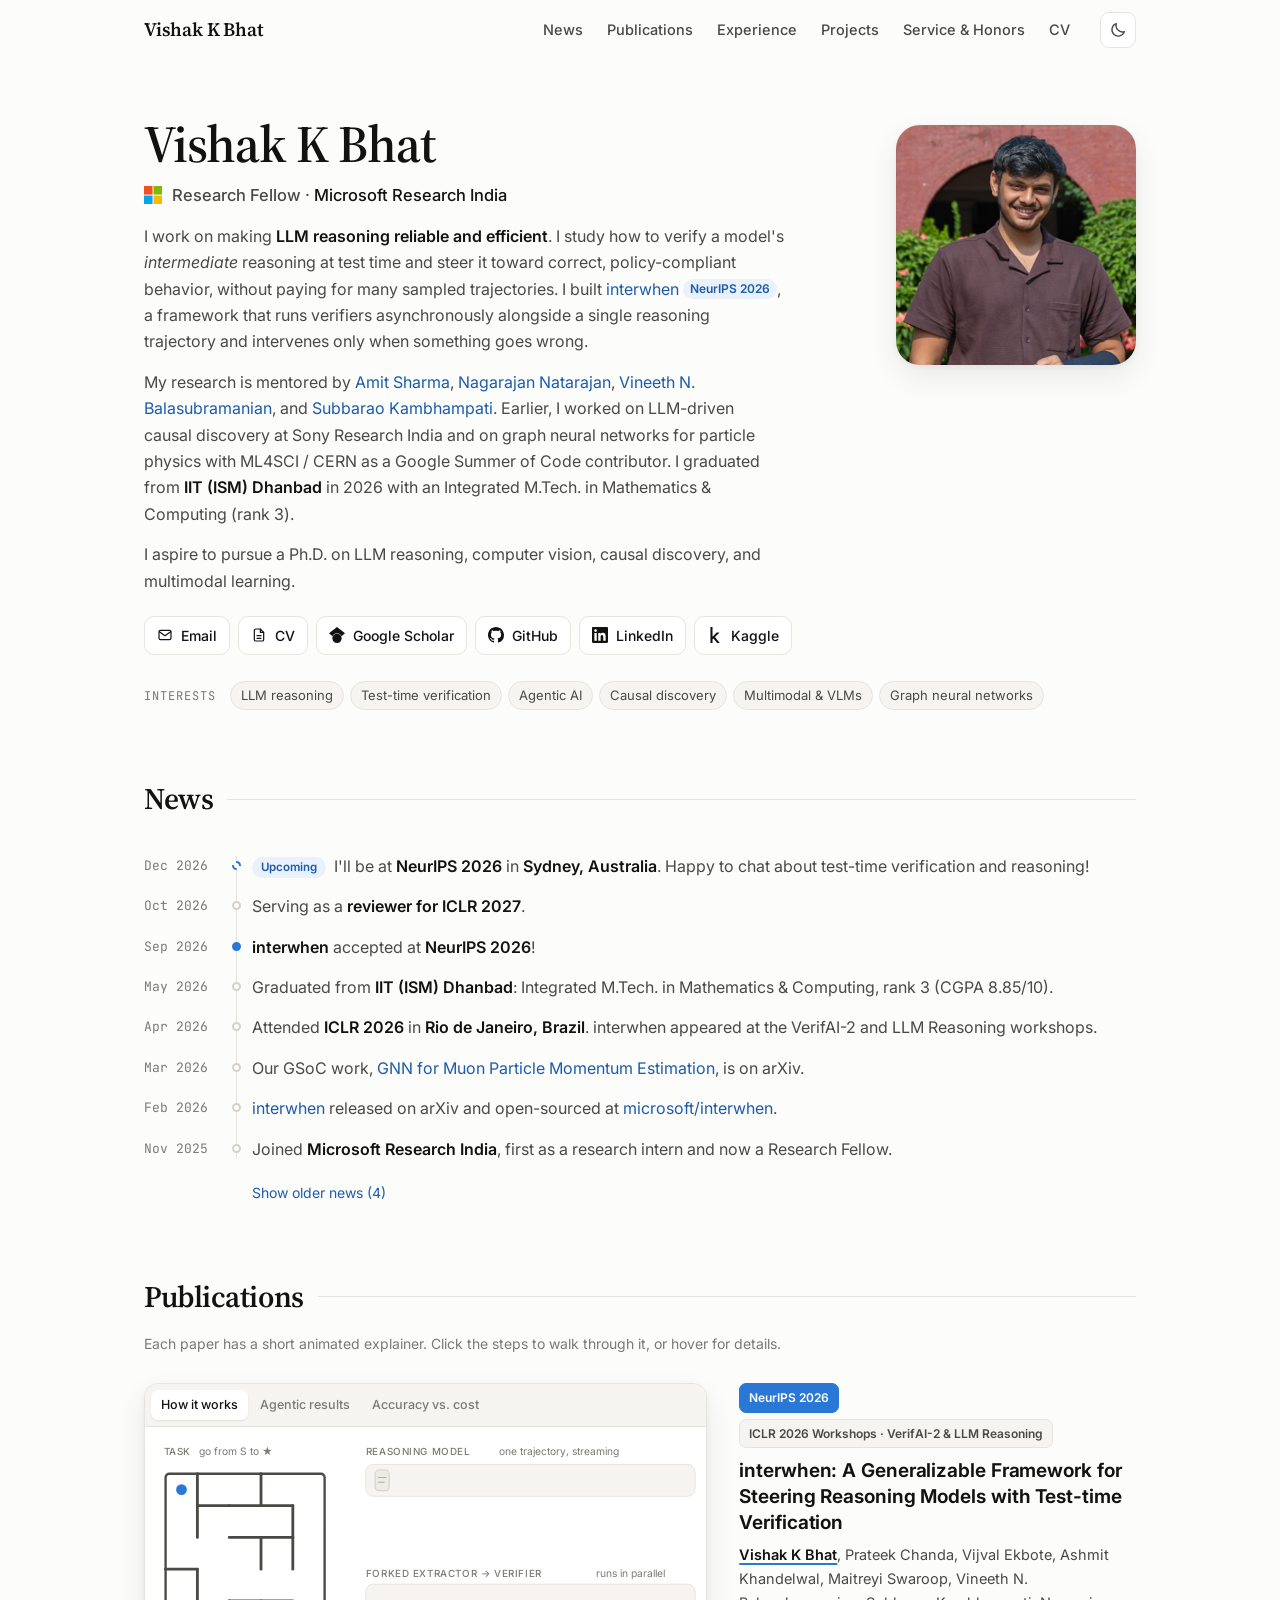
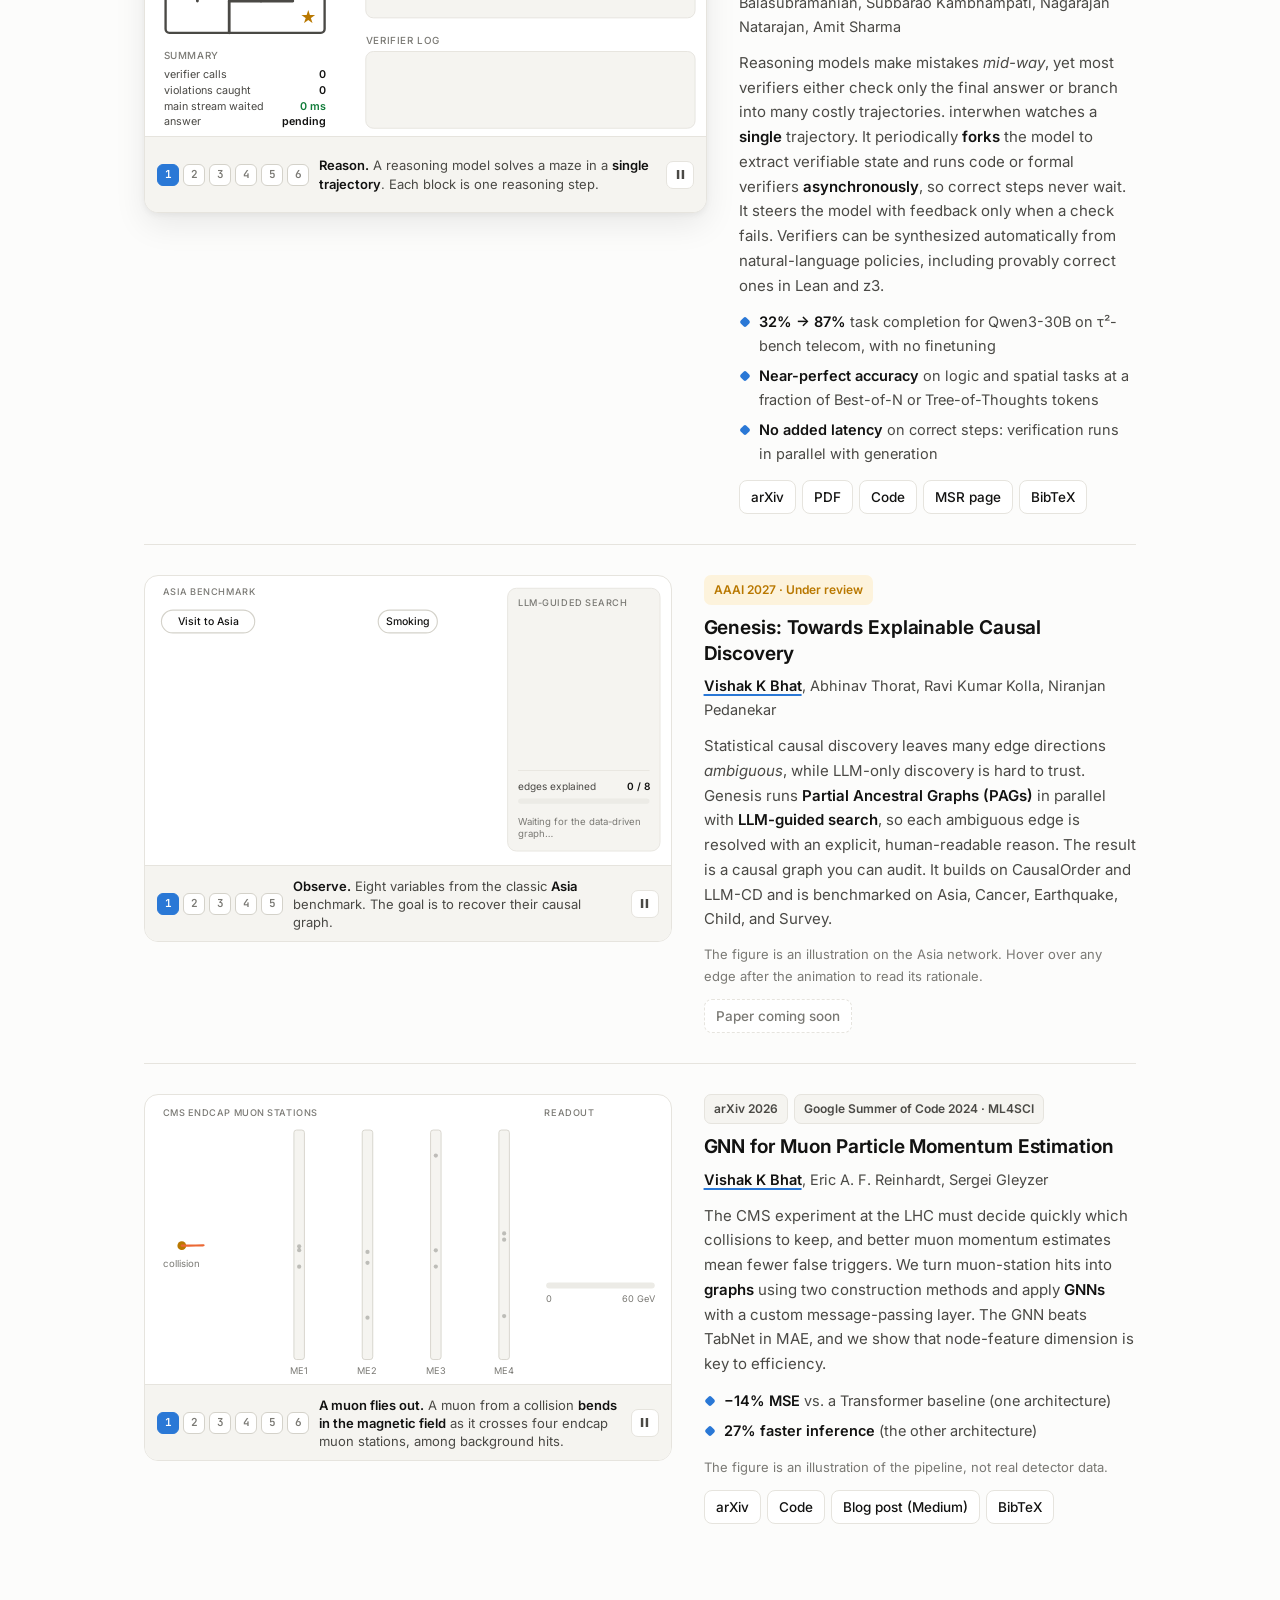
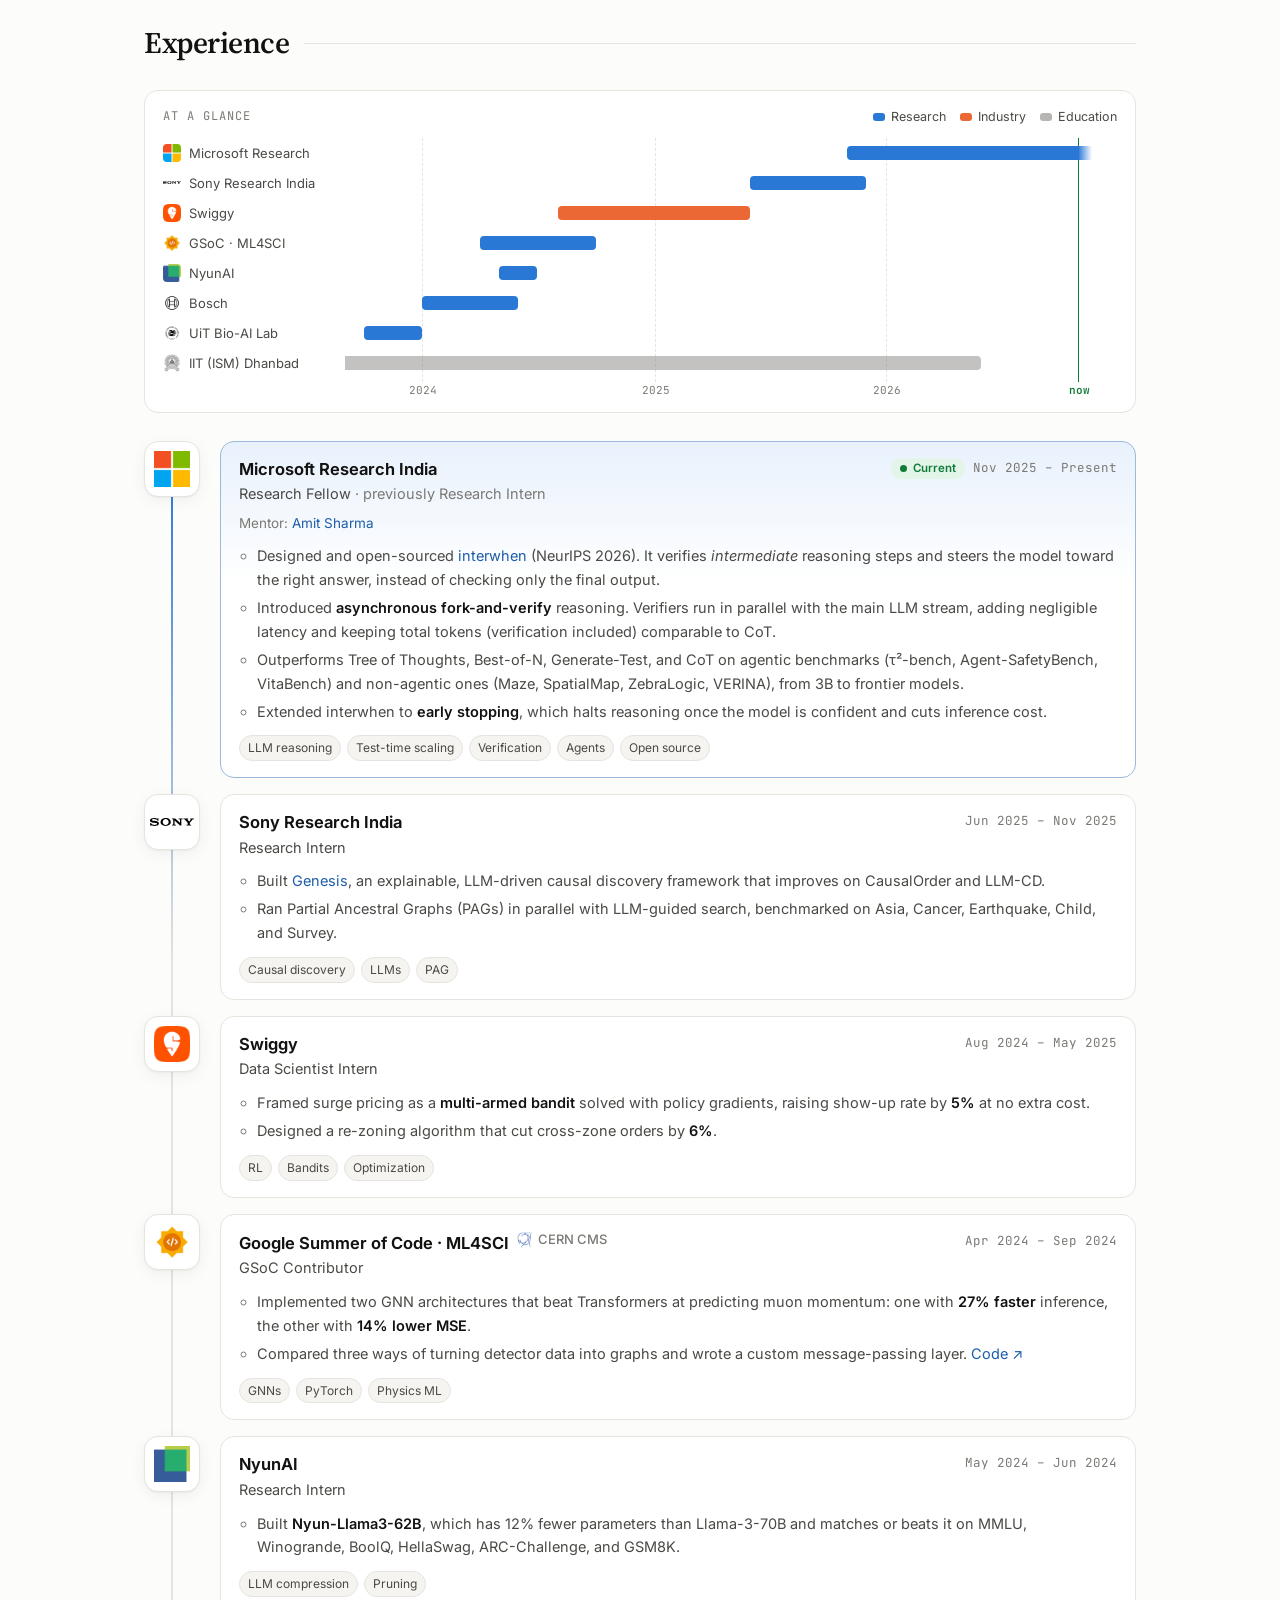
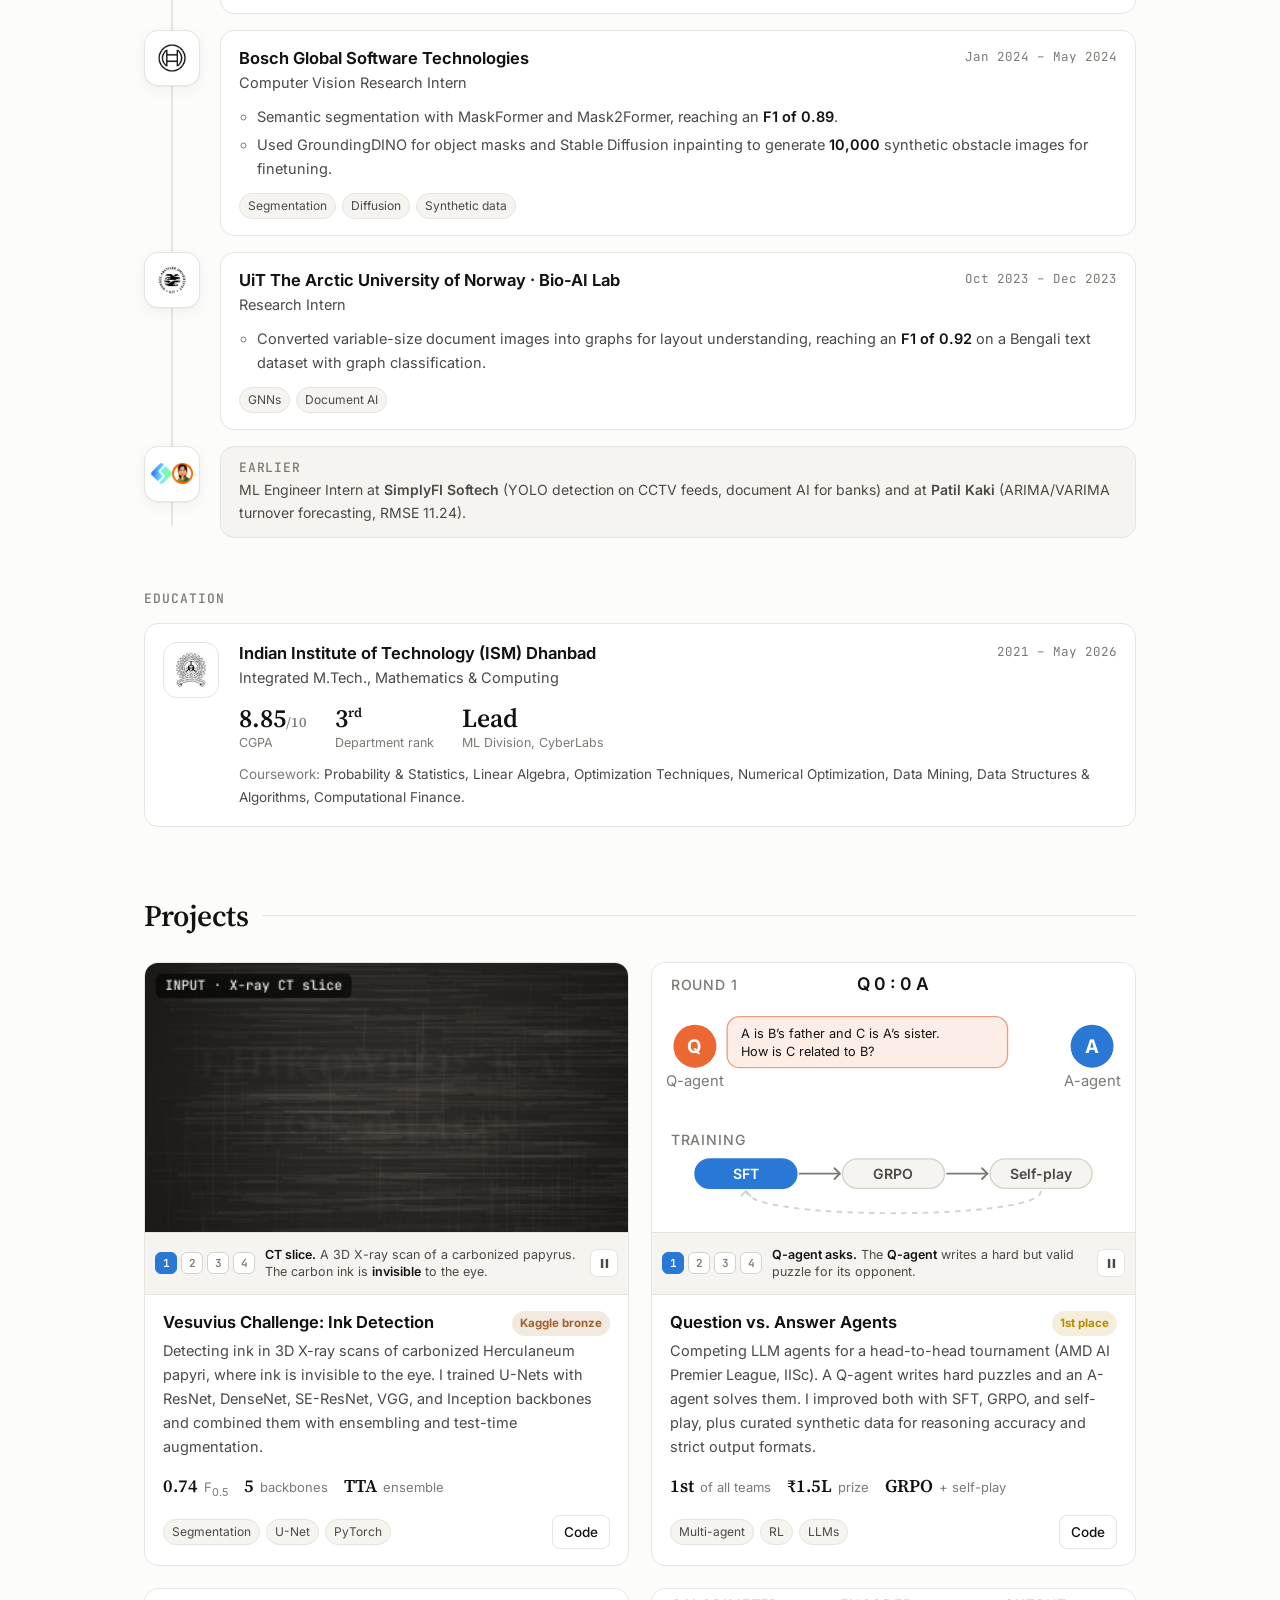
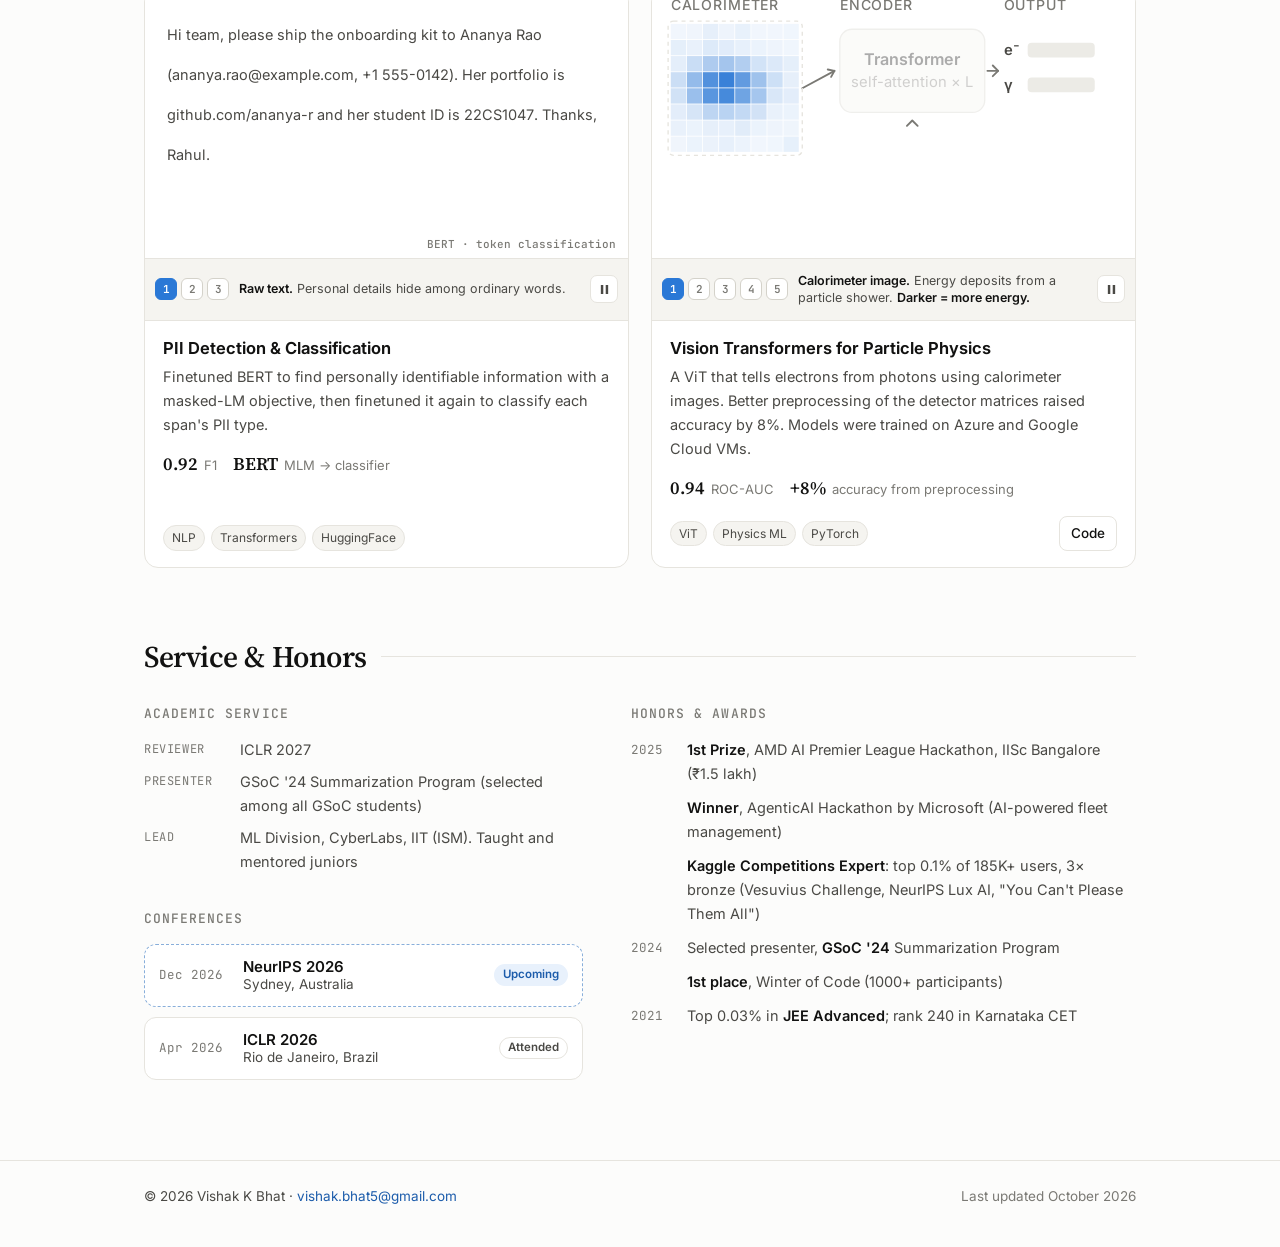
<file: achievements.html>
<!DOCTYPE html>
<html lang="en">
<head>
  <meta charset="UTF-8">
  <title>Redirecting… — Vishak K Bhat</title>
  <meta name="robots" content="noindex">
  <link rel="canonical" href="index.html#service">
  <meta http-equiv="refresh" content="0; url=index.html#service">
  <script>location.replace('index.html#service');</script>
</head>
<body>
  <p>This page has moved to <a href="index.html#service">index.html#service</a>.</p>
</body>
</html>
</file>
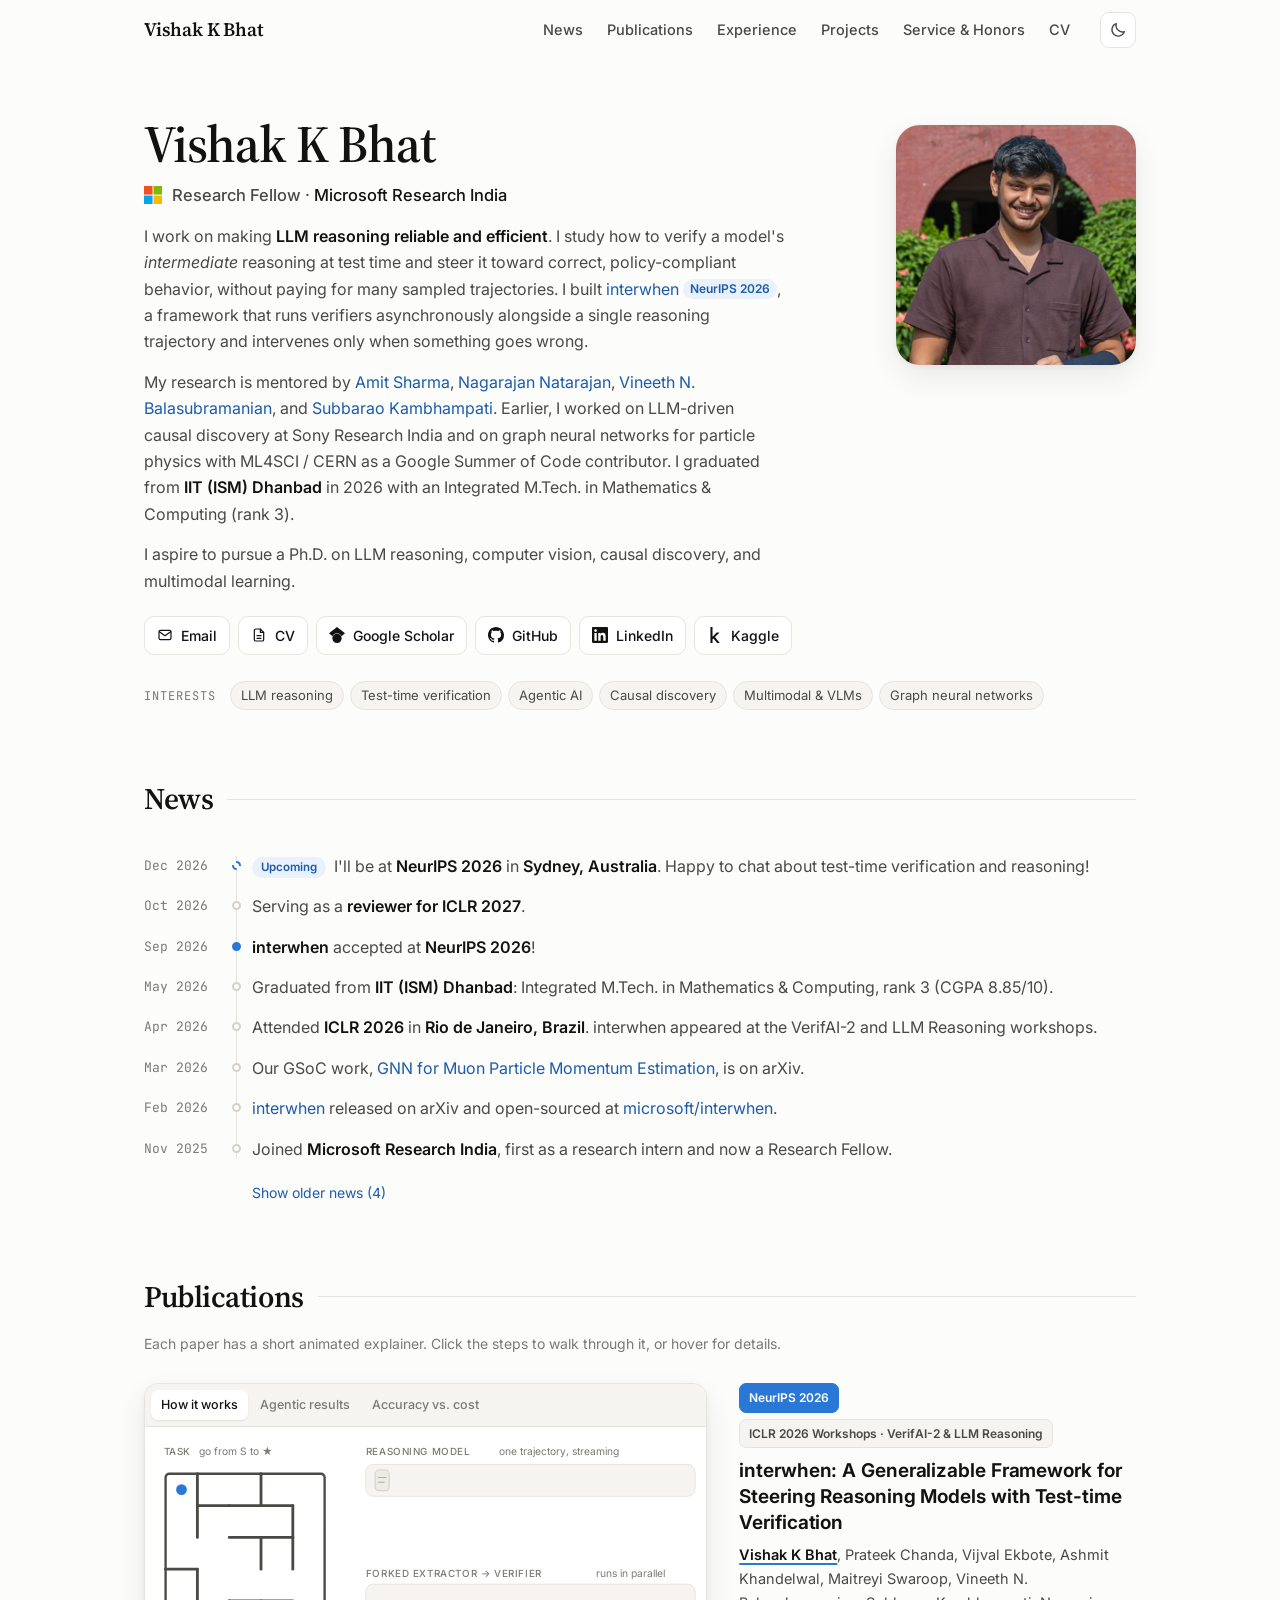
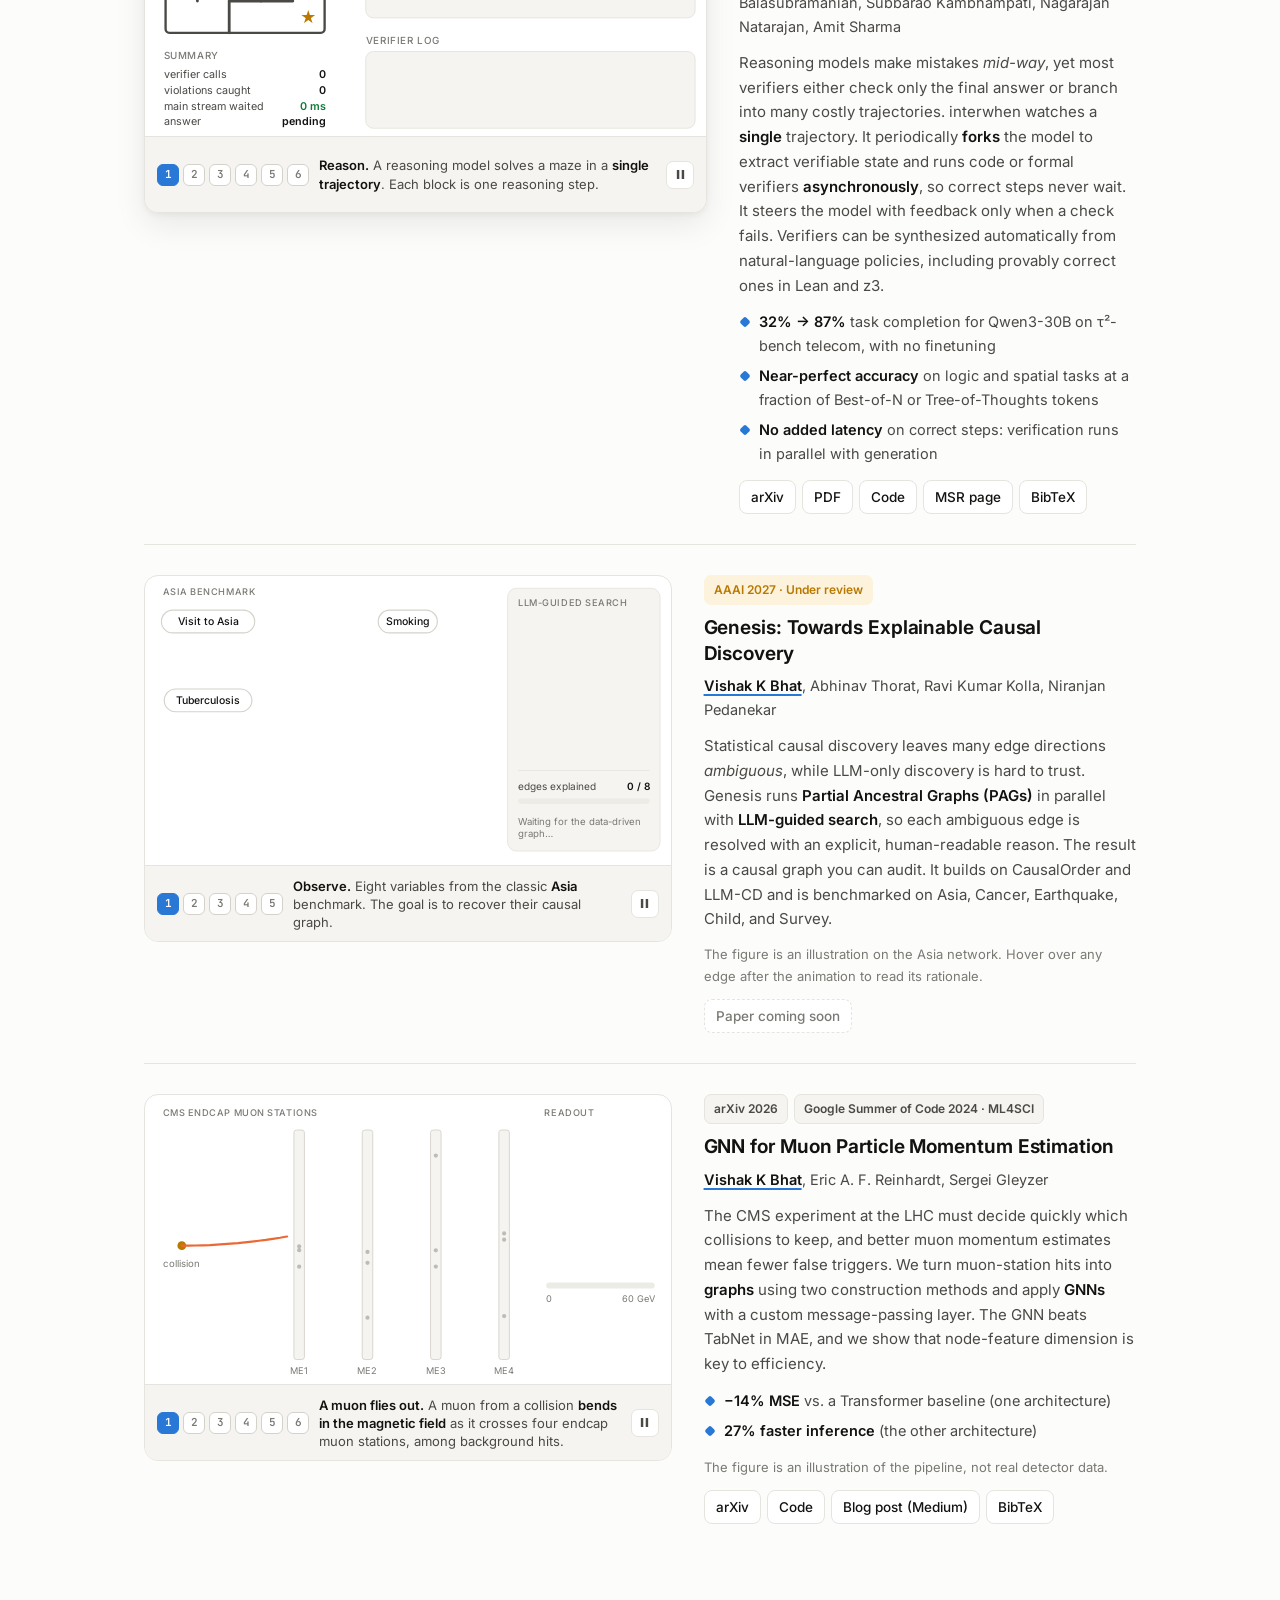
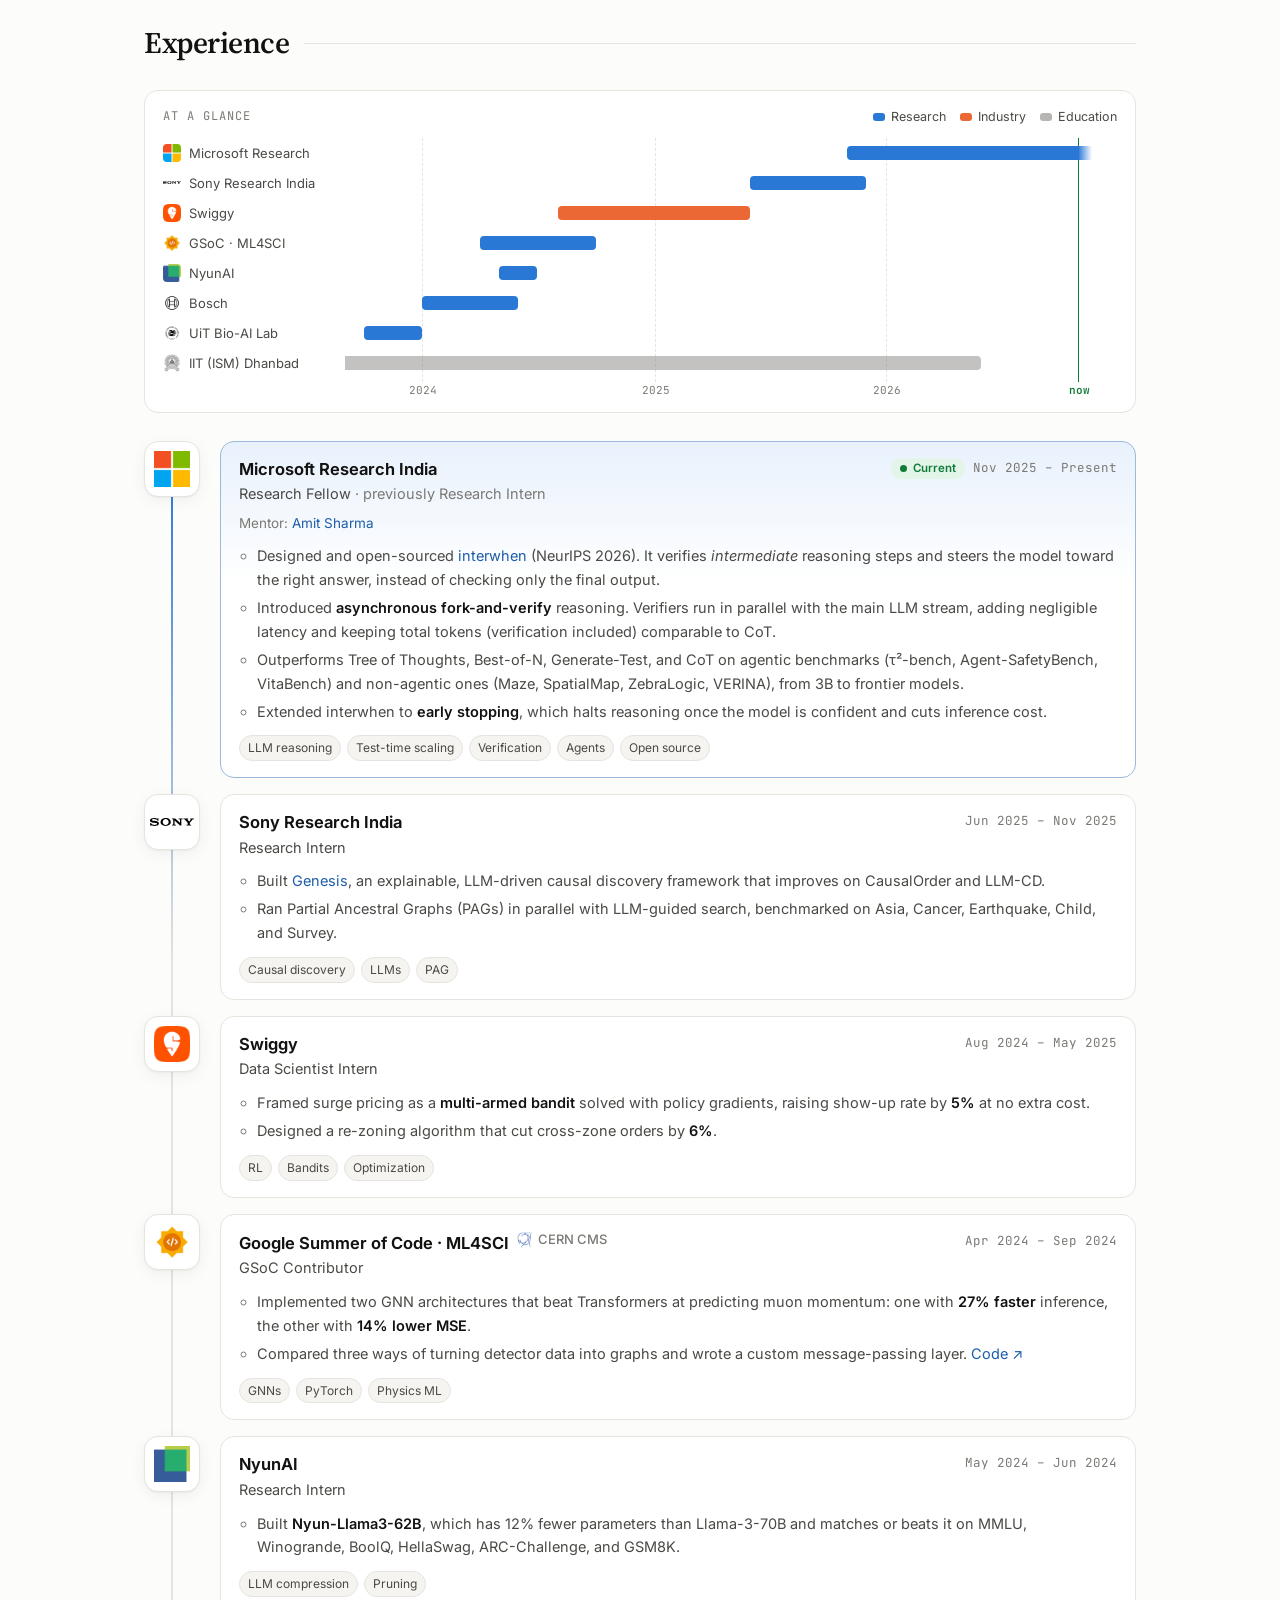
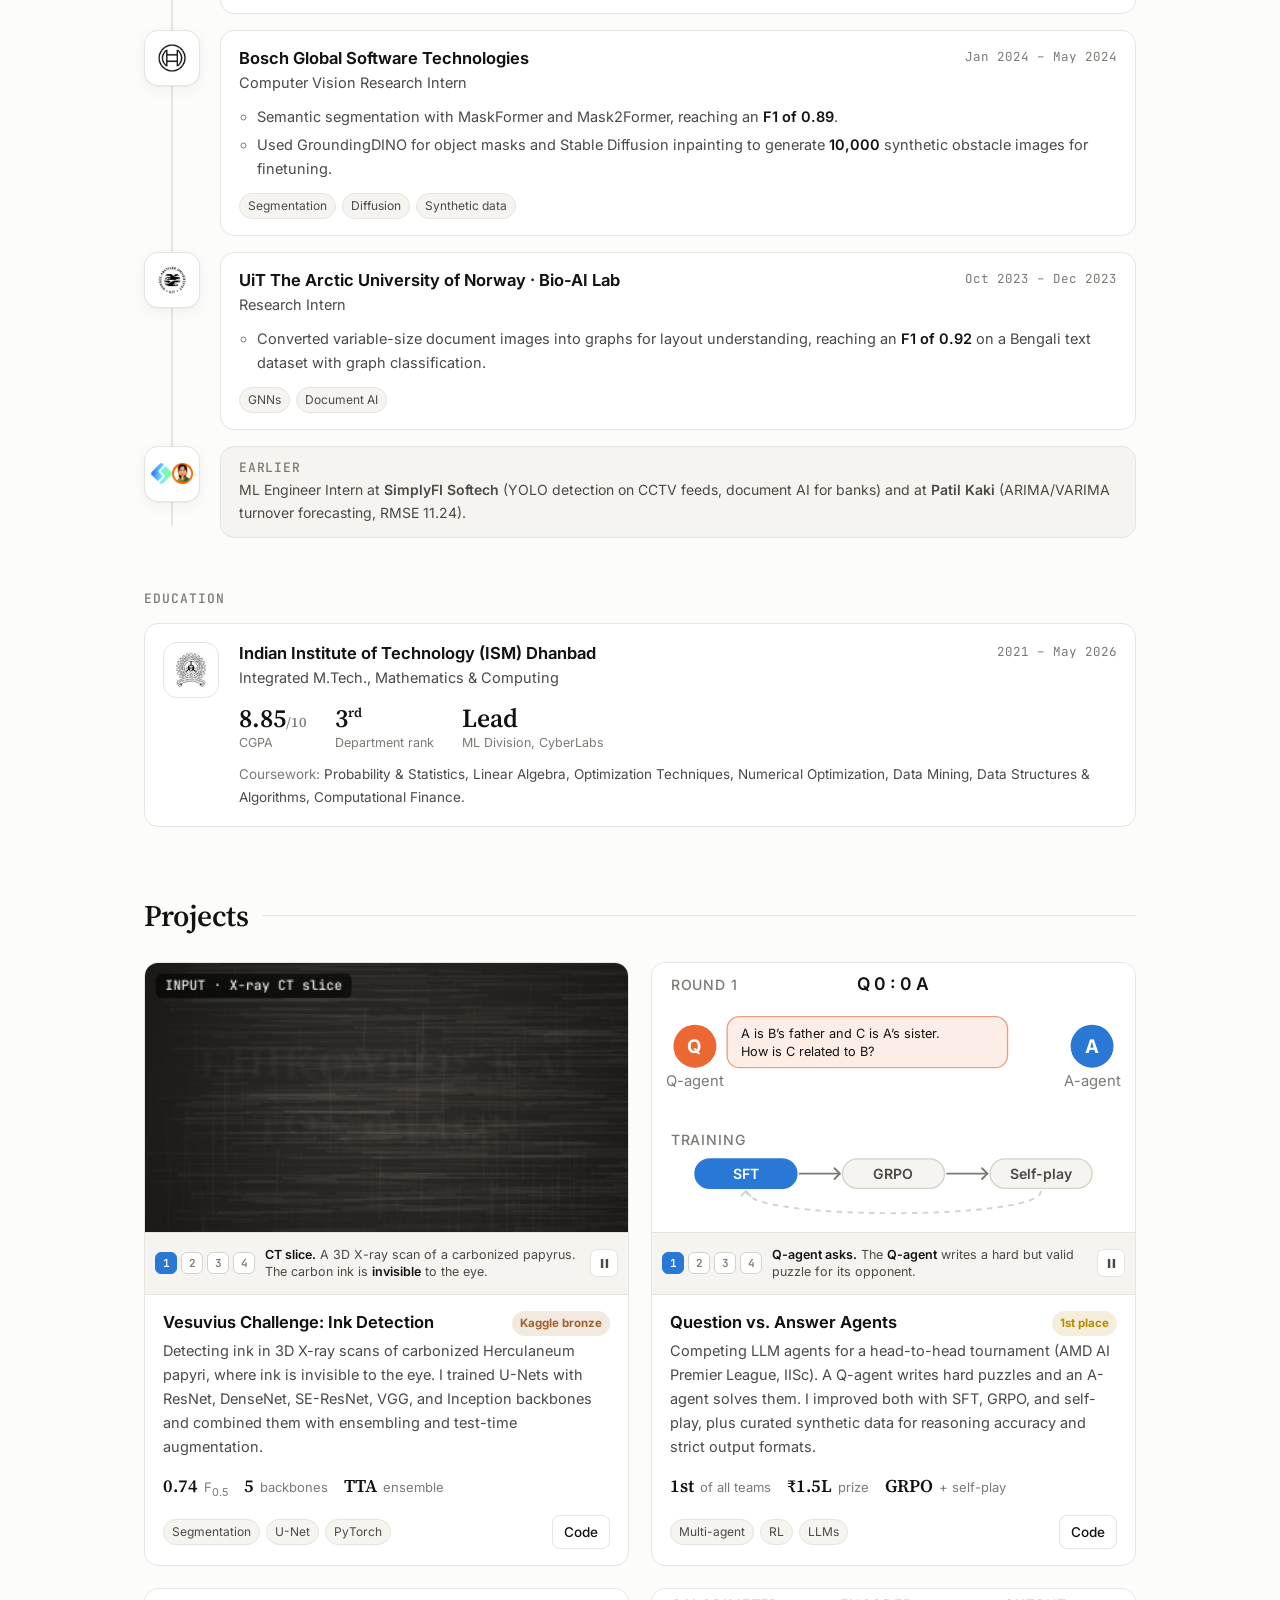
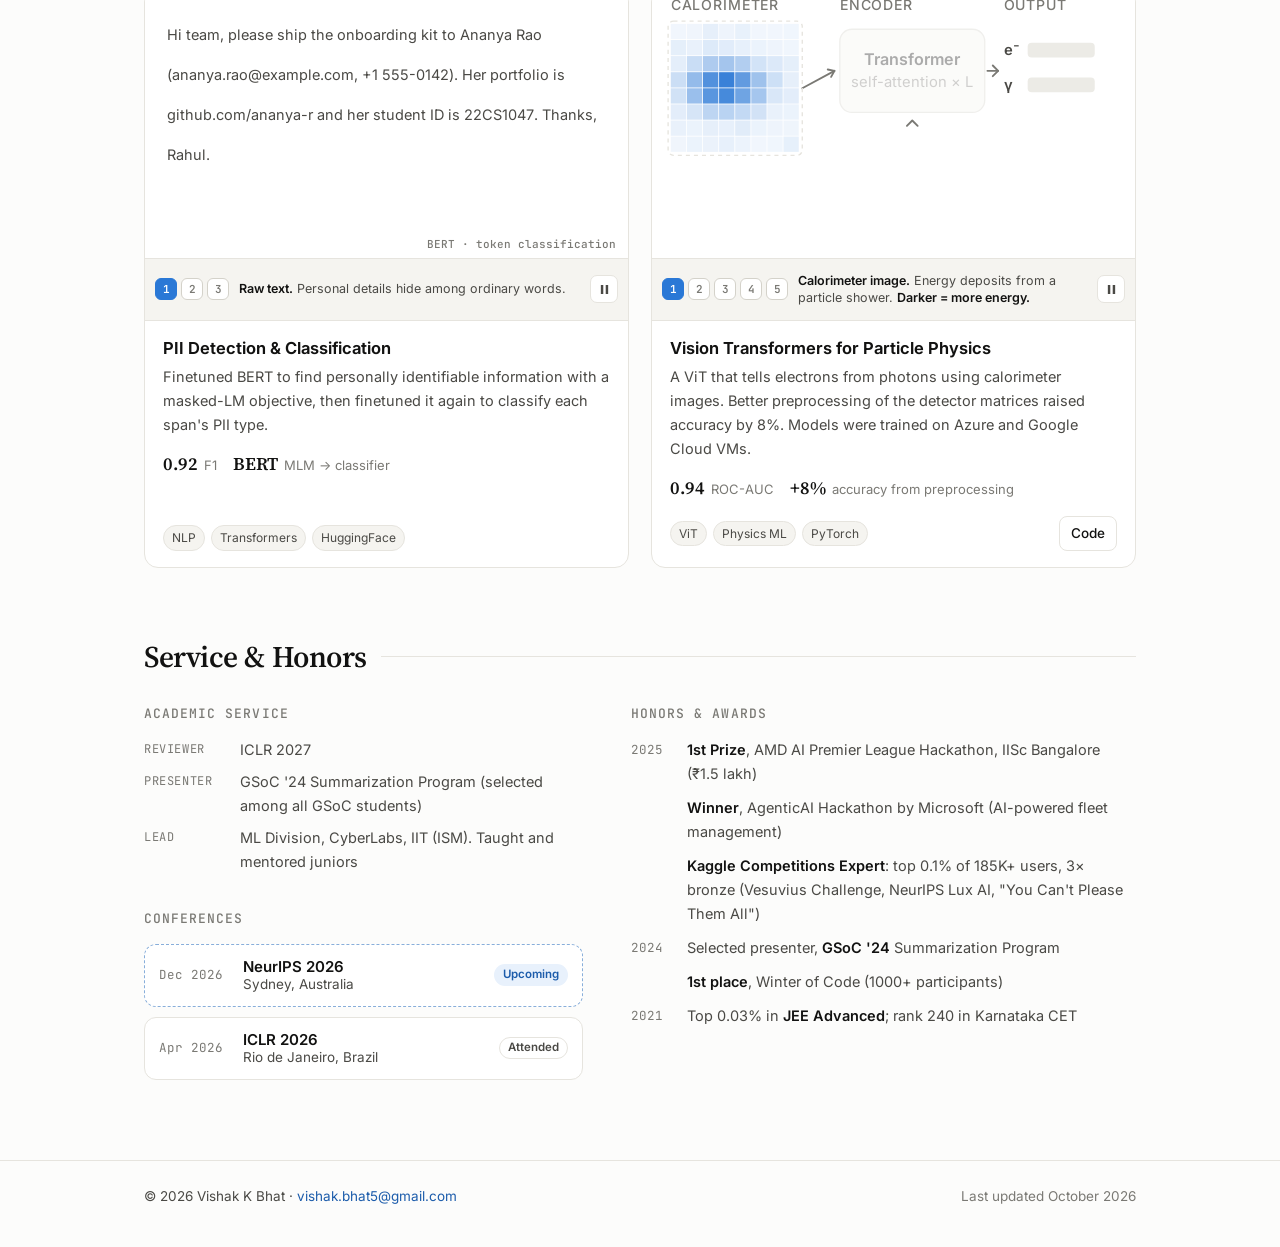
<file: experience.html>
<!DOCTYPE html>
<html lang="en">
<head>
  <meta charset="UTF-8">
  <title>Redirecting… — Vishak K Bhat</title>
  <meta name="robots" content="noindex">
  <link rel="canonical" href="index.html#experience">
  <meta http-equiv="refresh" content="0; url=index.html#experience">
  <script>location.replace('index.html#experience');</script>
</head>
<body>
  <p>This page has moved to <a href="index.html#experience">index.html#experience</a>.</p>
</body>
</html>
</file>
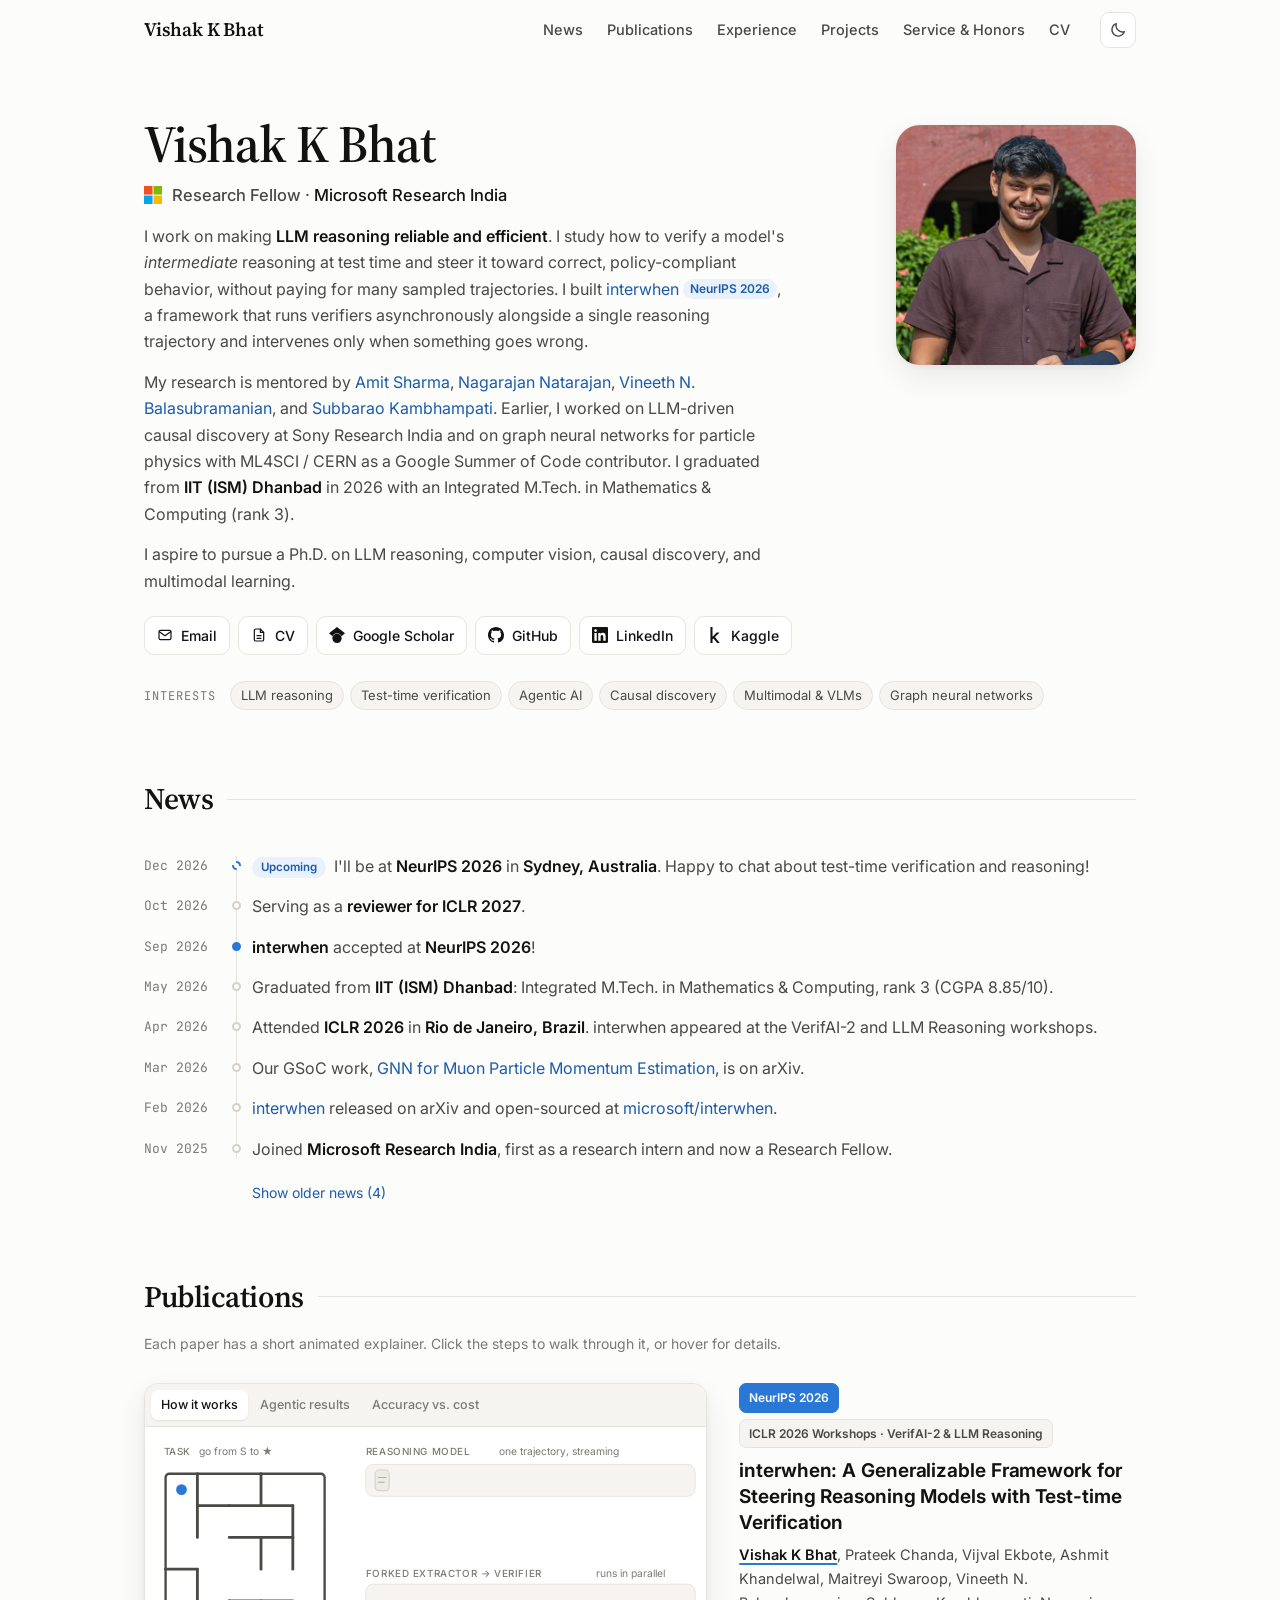
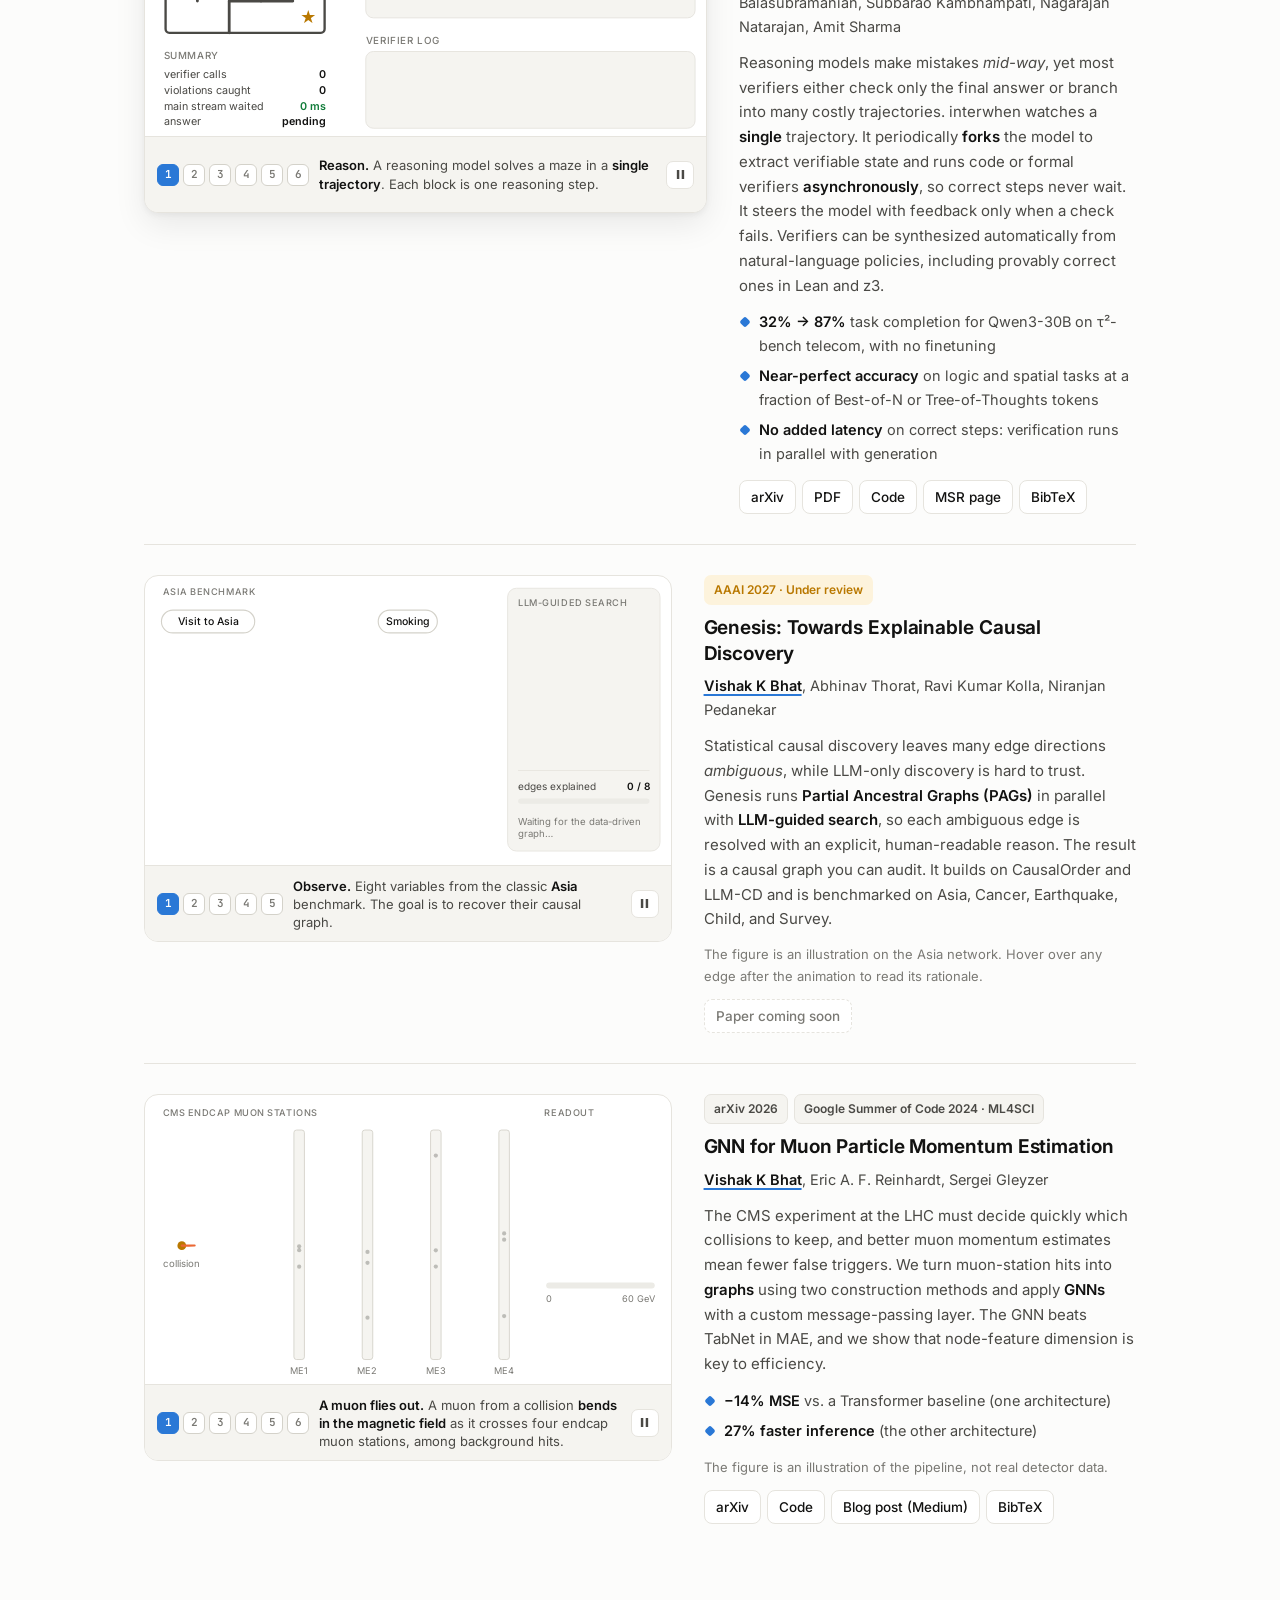
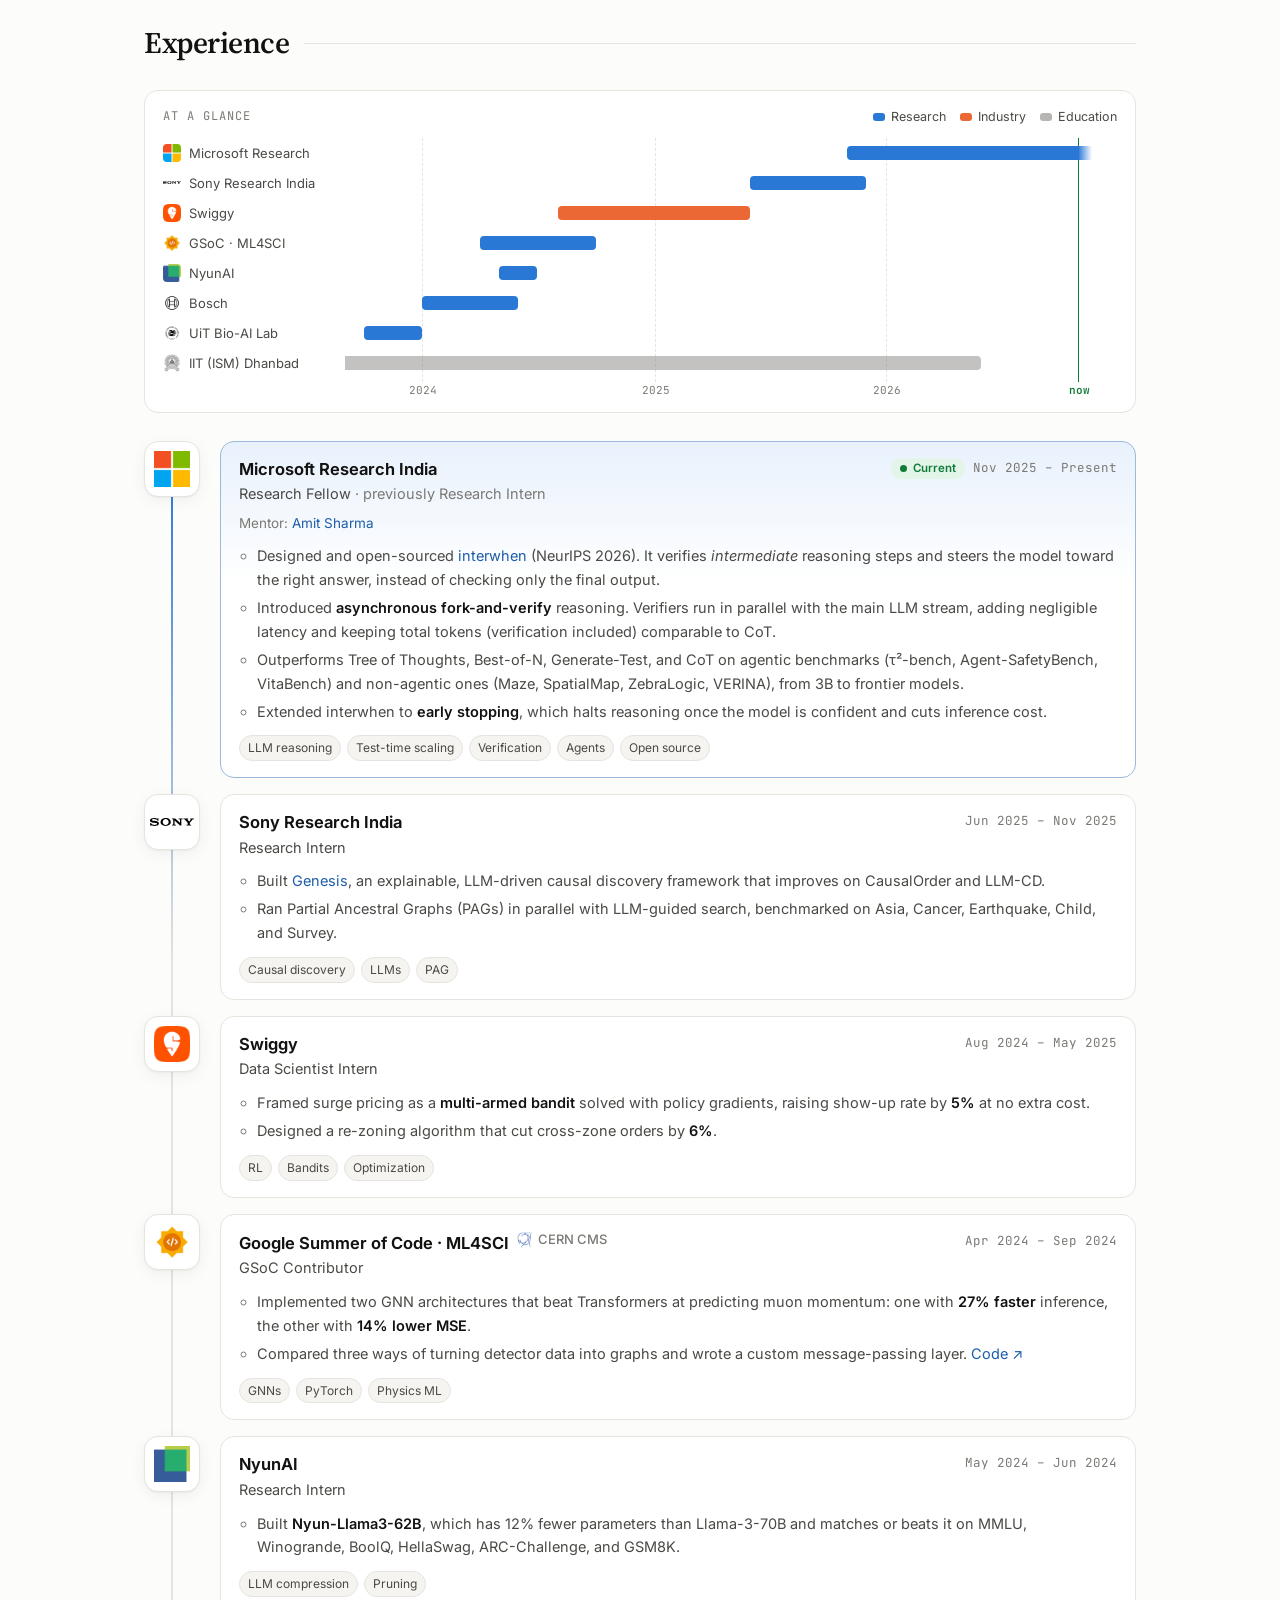
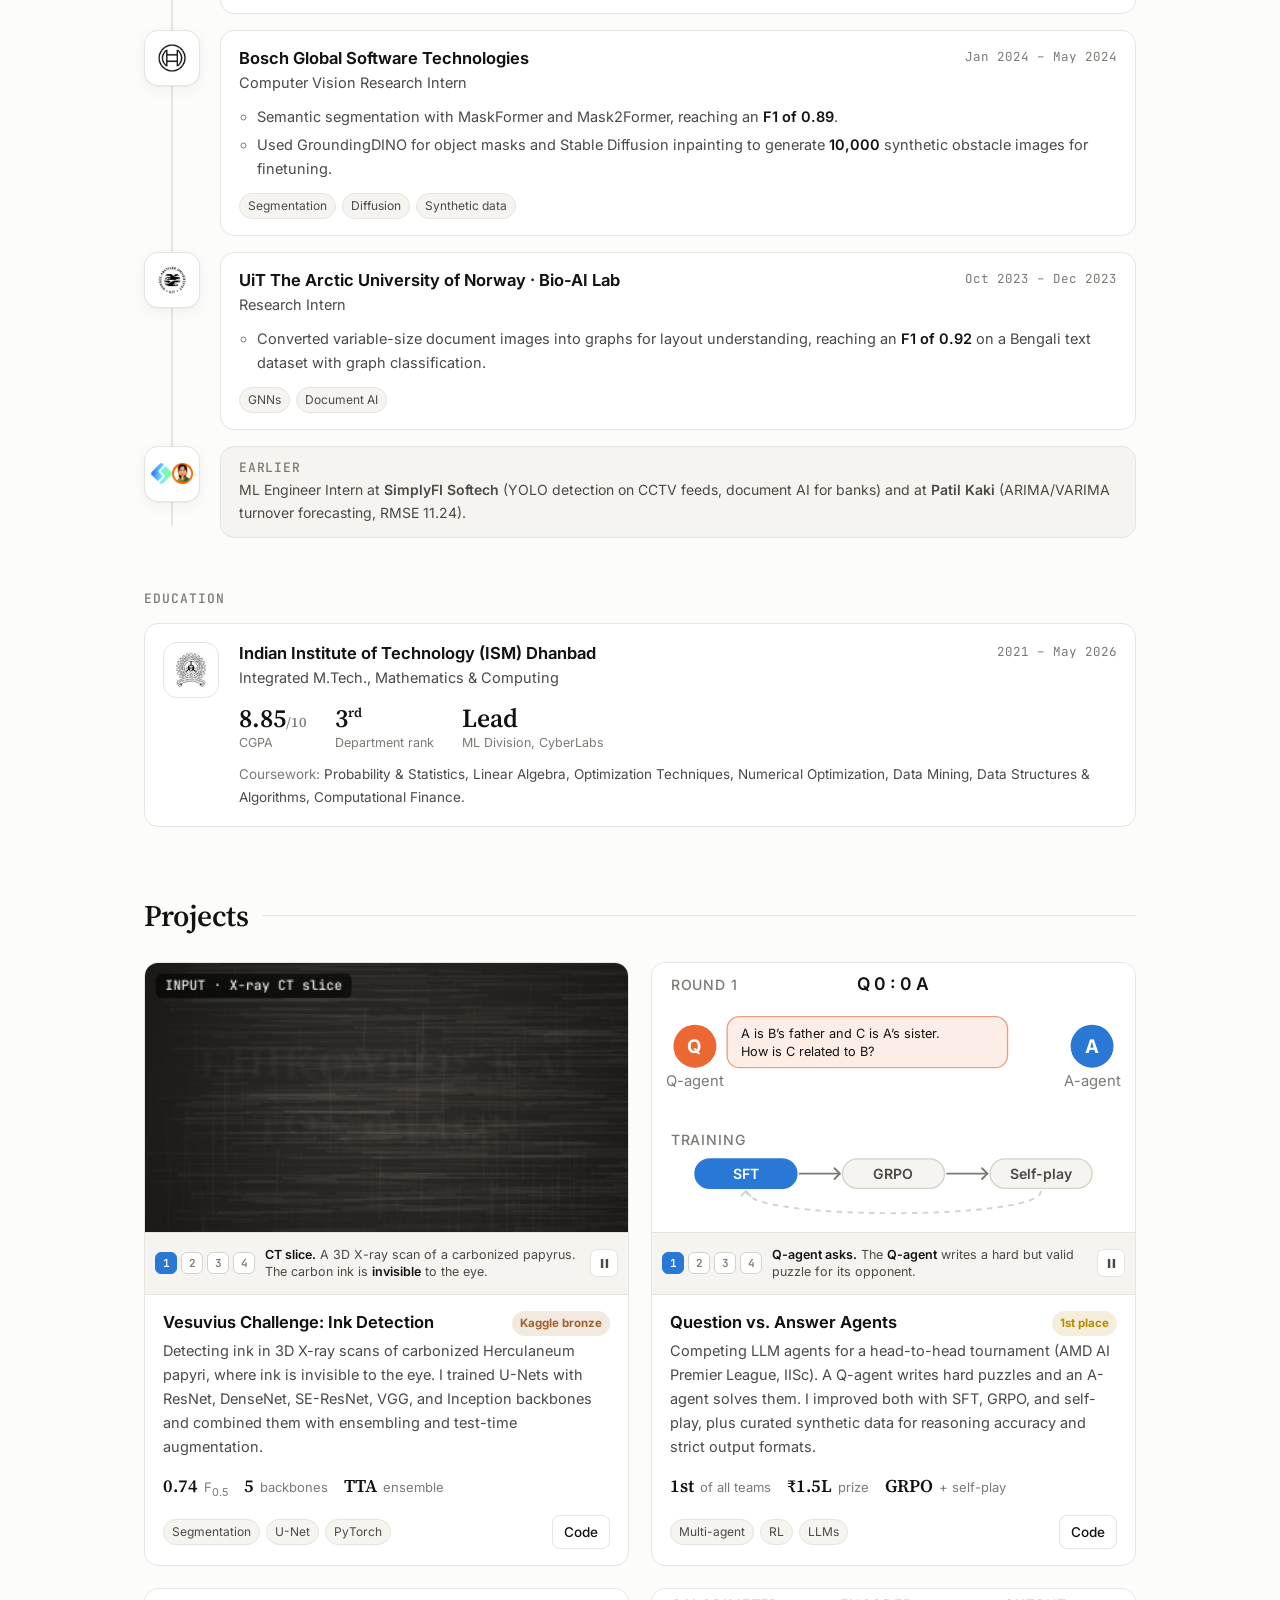
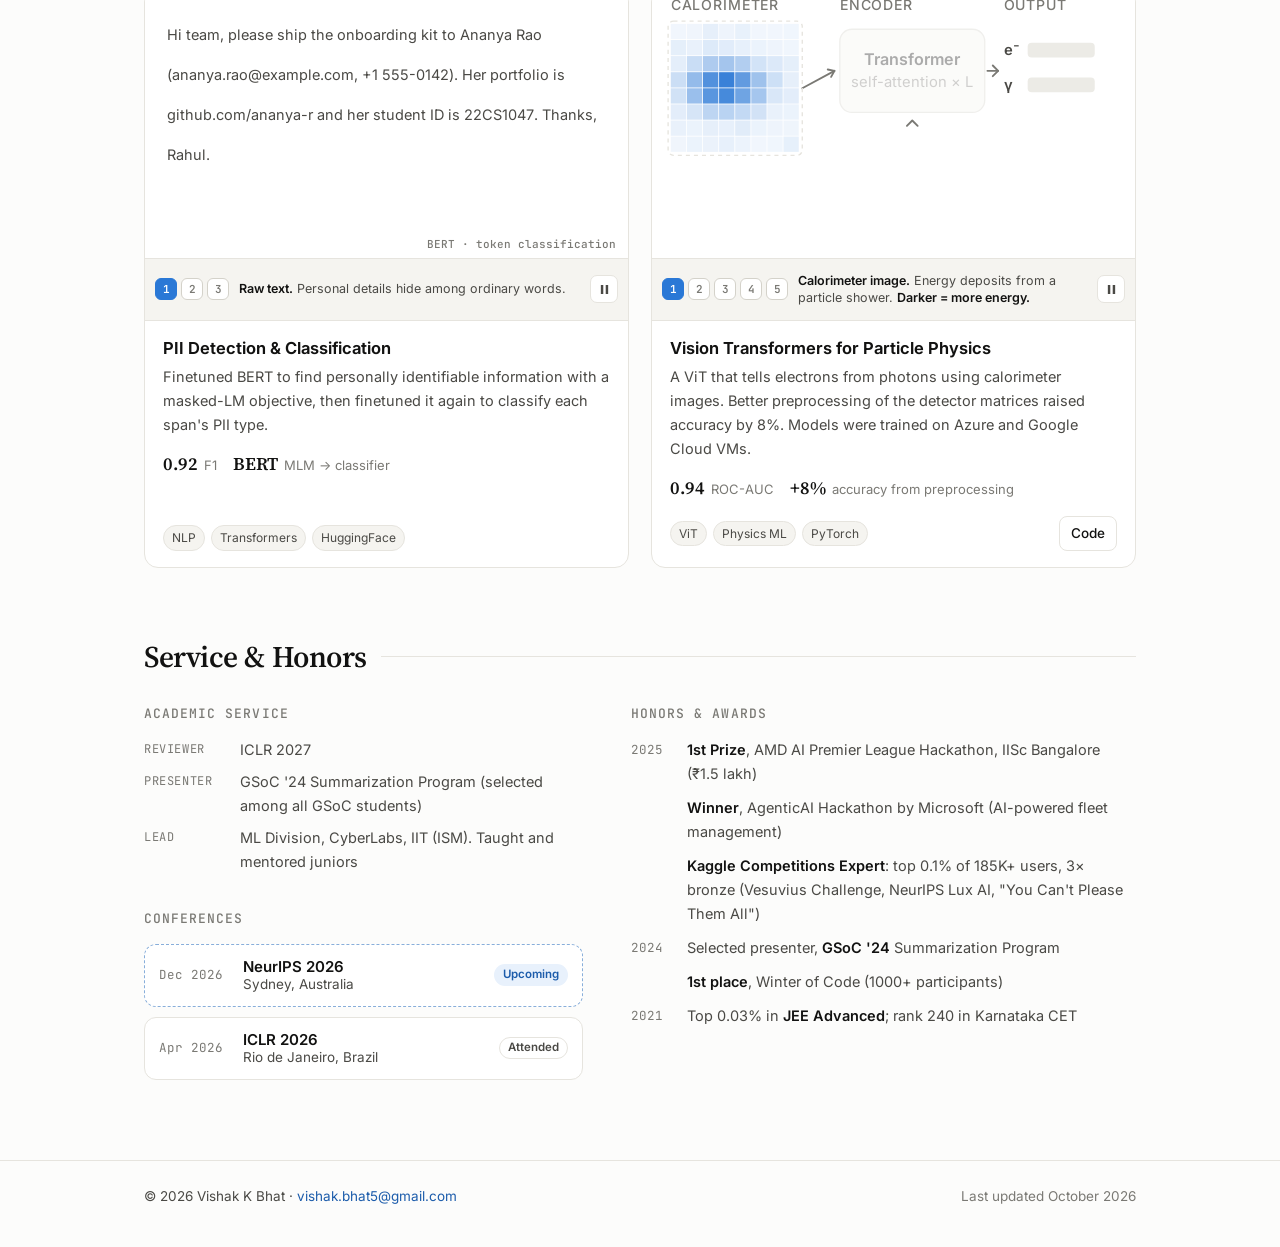
<file: projects.html>
<!DOCTYPE html>
<html lang="en">
<head>
  <meta charset="UTF-8">
  <title>Redirecting… — Vishak K Bhat</title>
  <meta name="robots" content="noindex">
  <link rel="canonical" href="index.html#projects">
  <meta http-equiv="refresh" content="0; url=index.html#projects">
  <script>location.replace('index.html#projects');</script>
</head>
<body>
  <p>This page has moved to <a href="index.html#projects">index.html#projects</a>.</p>
</body>
</html>
</file>
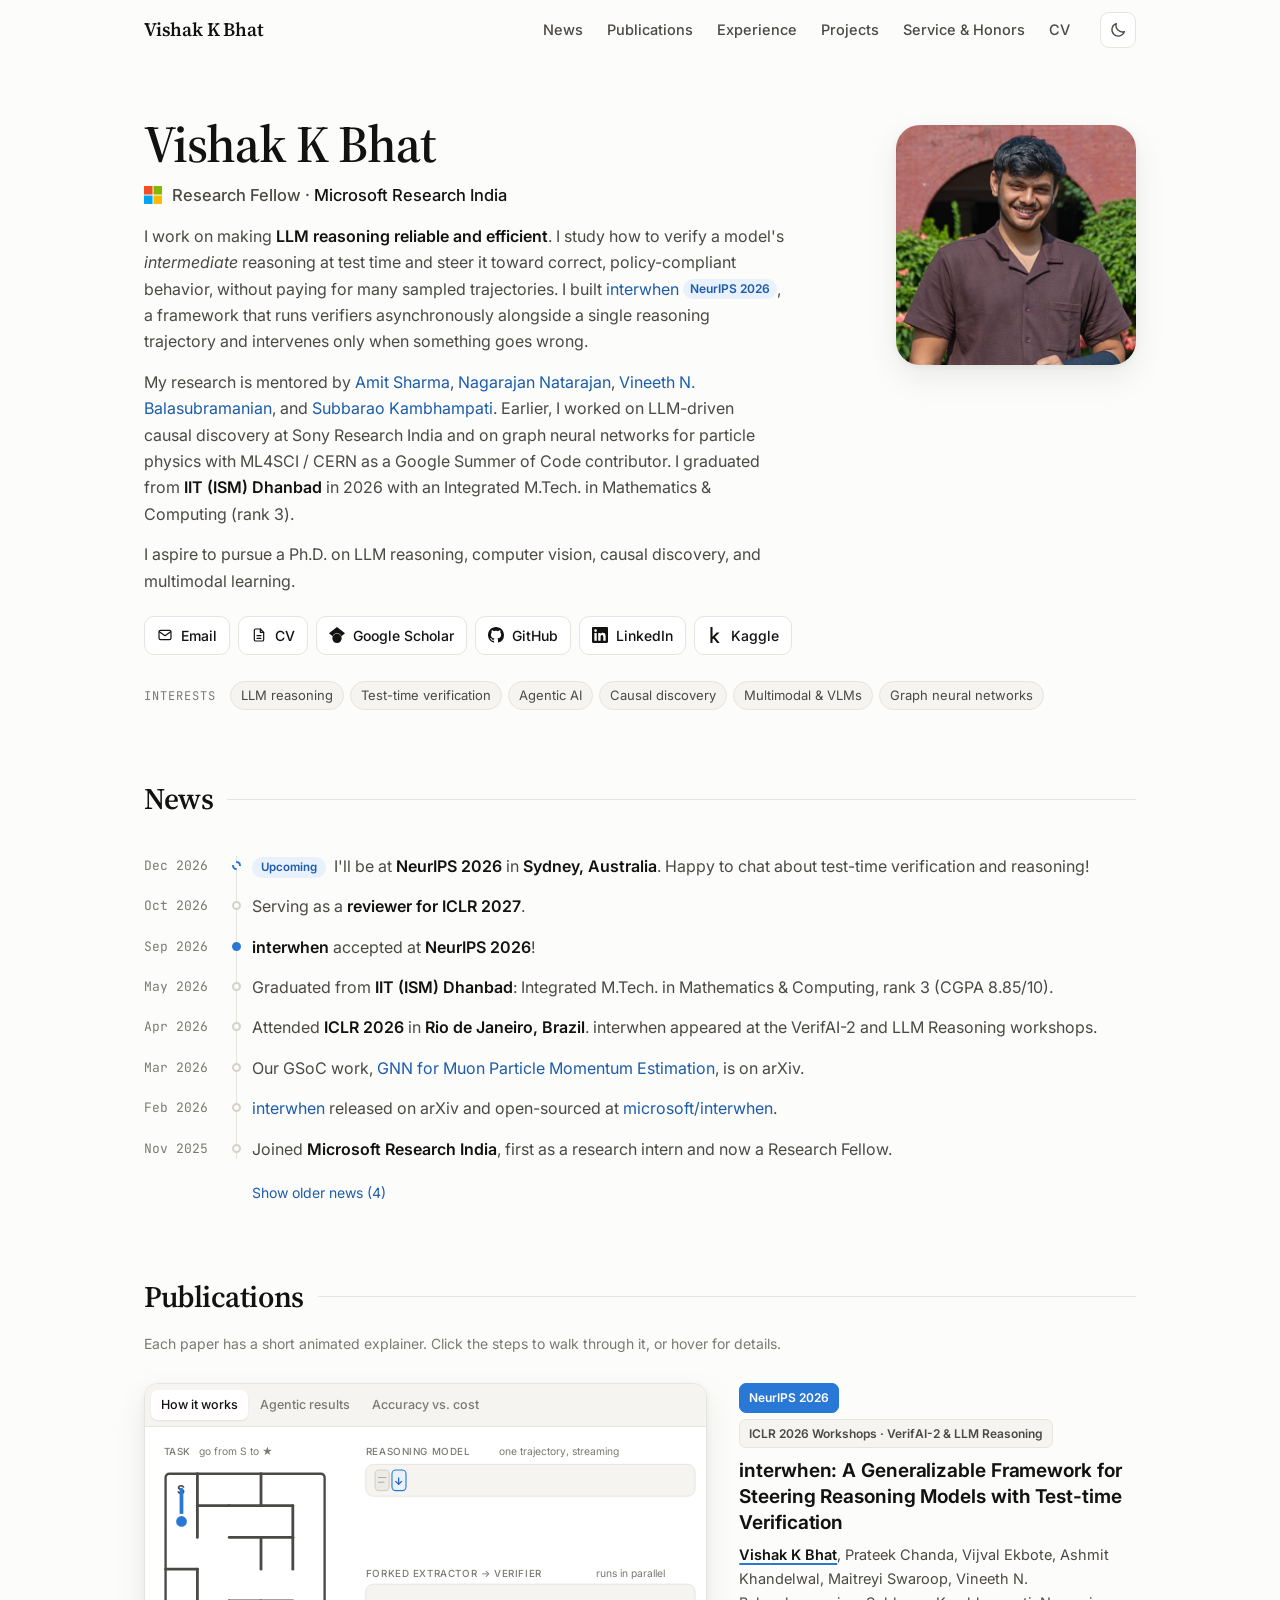
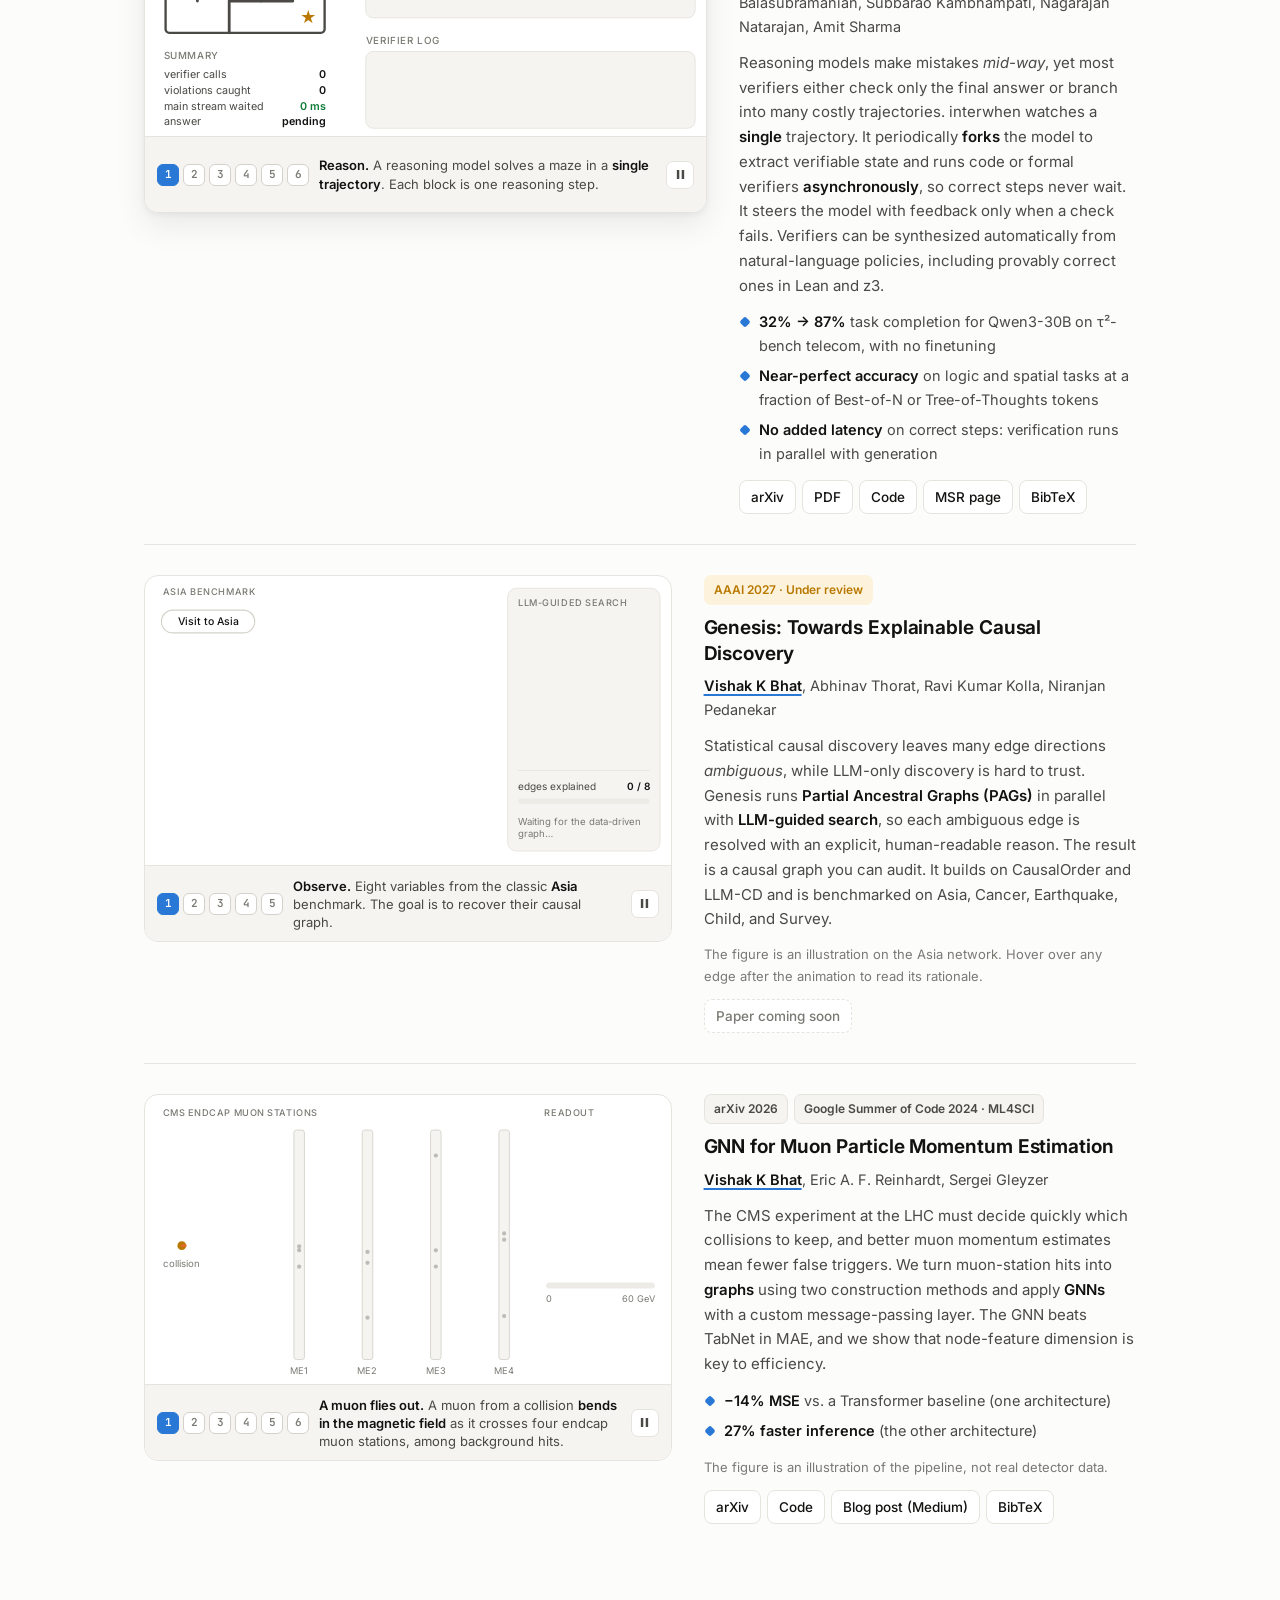
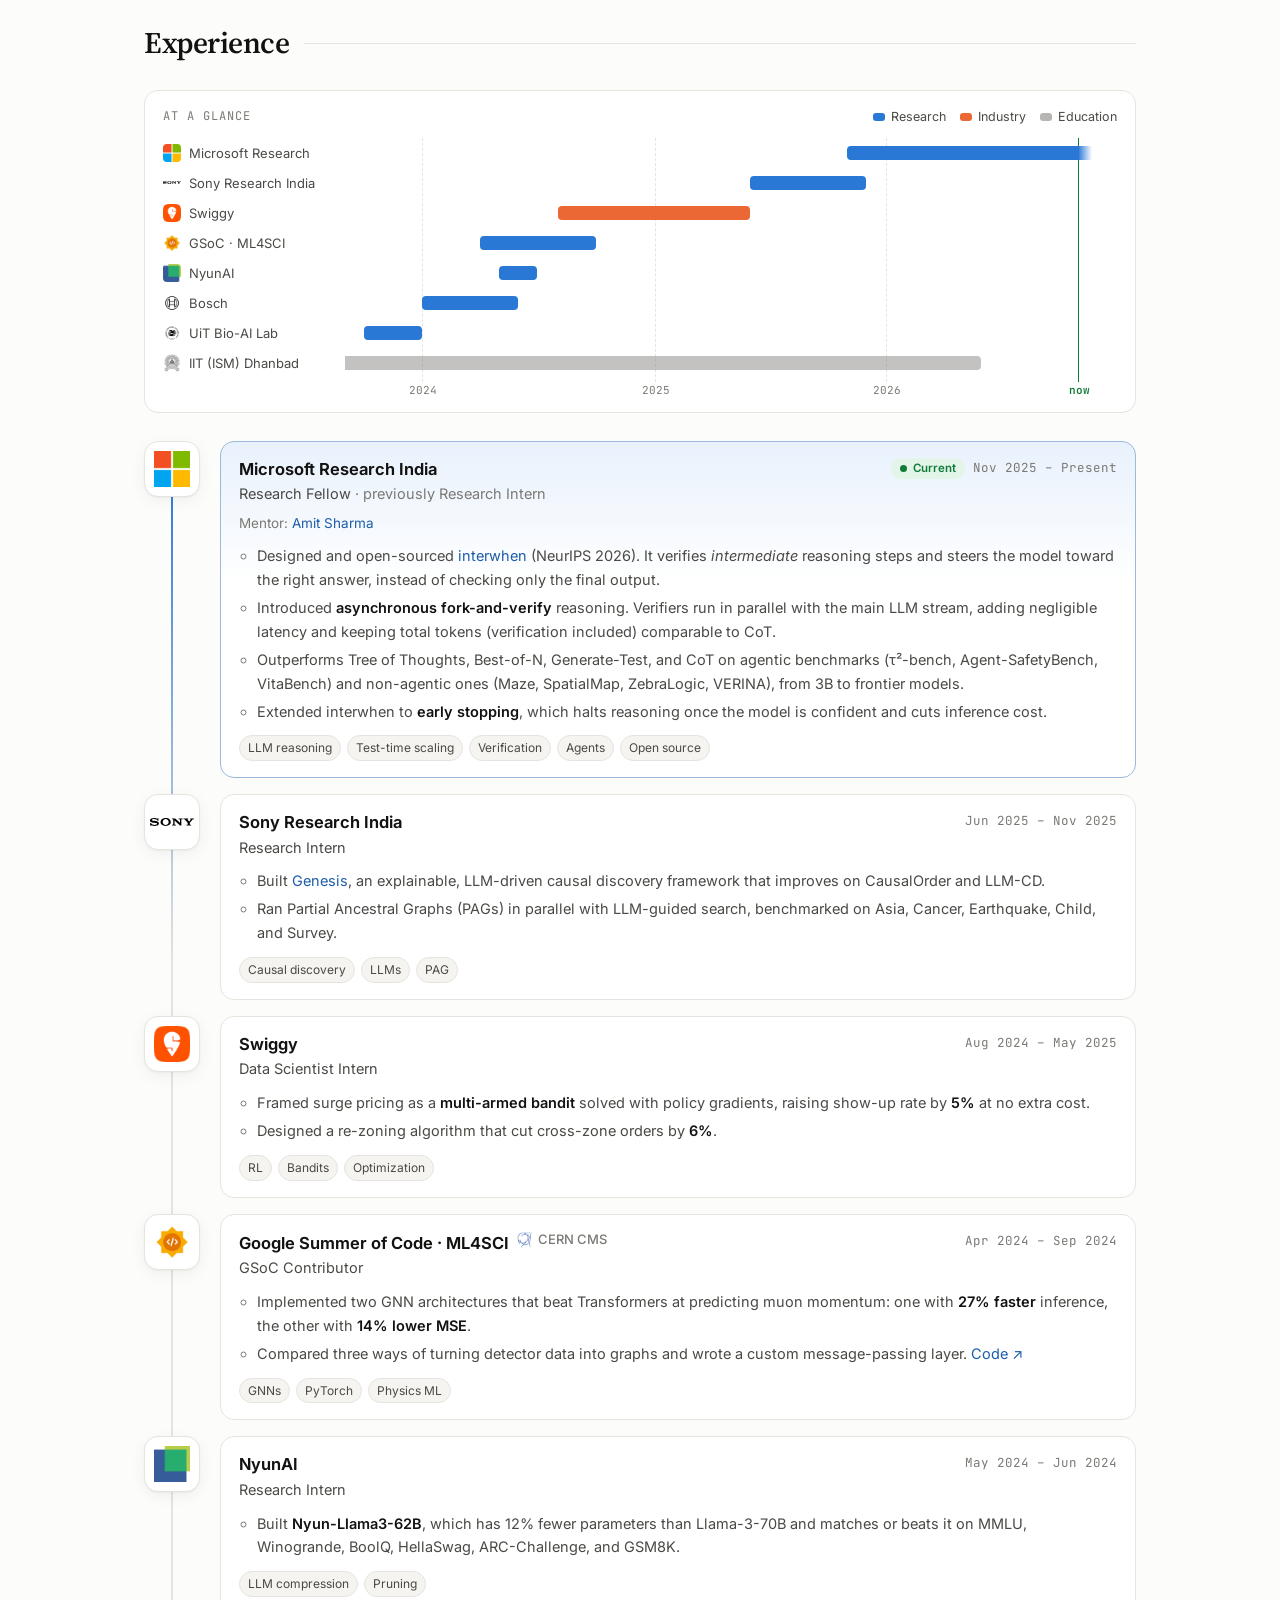
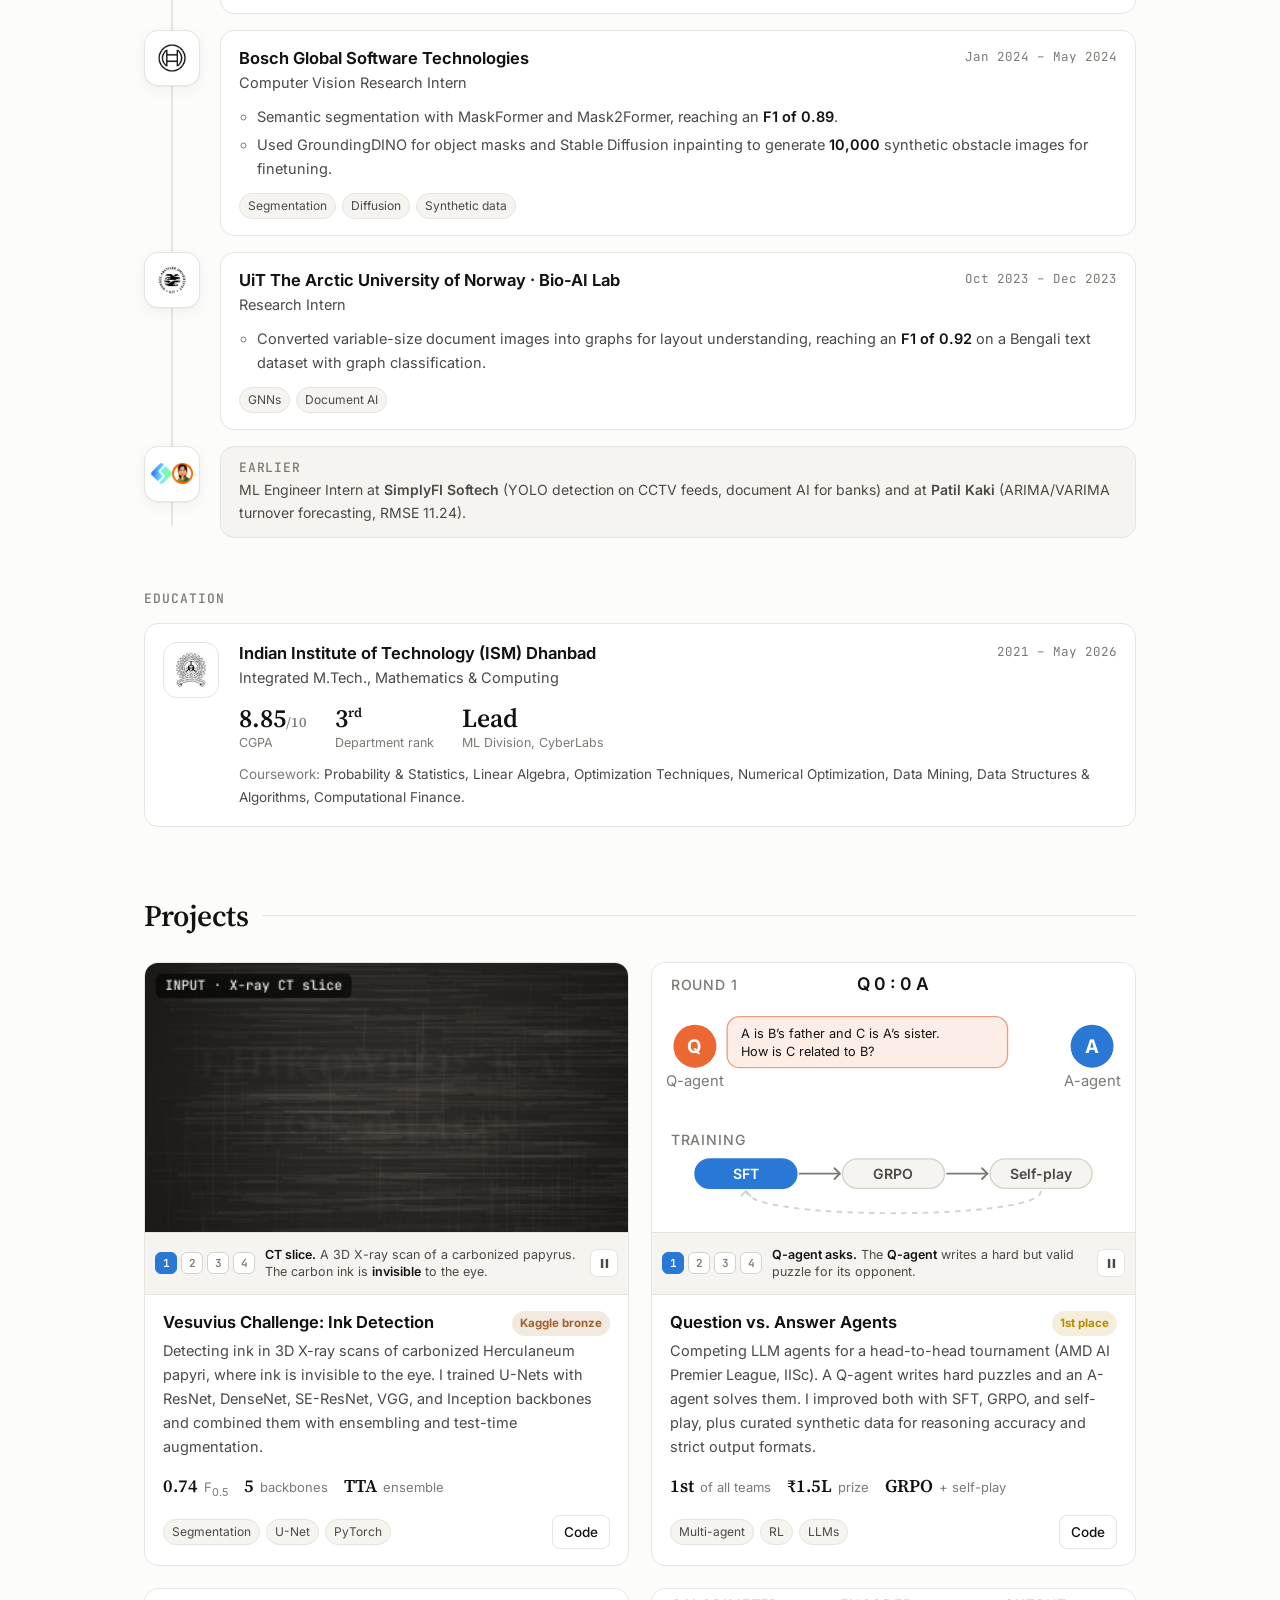
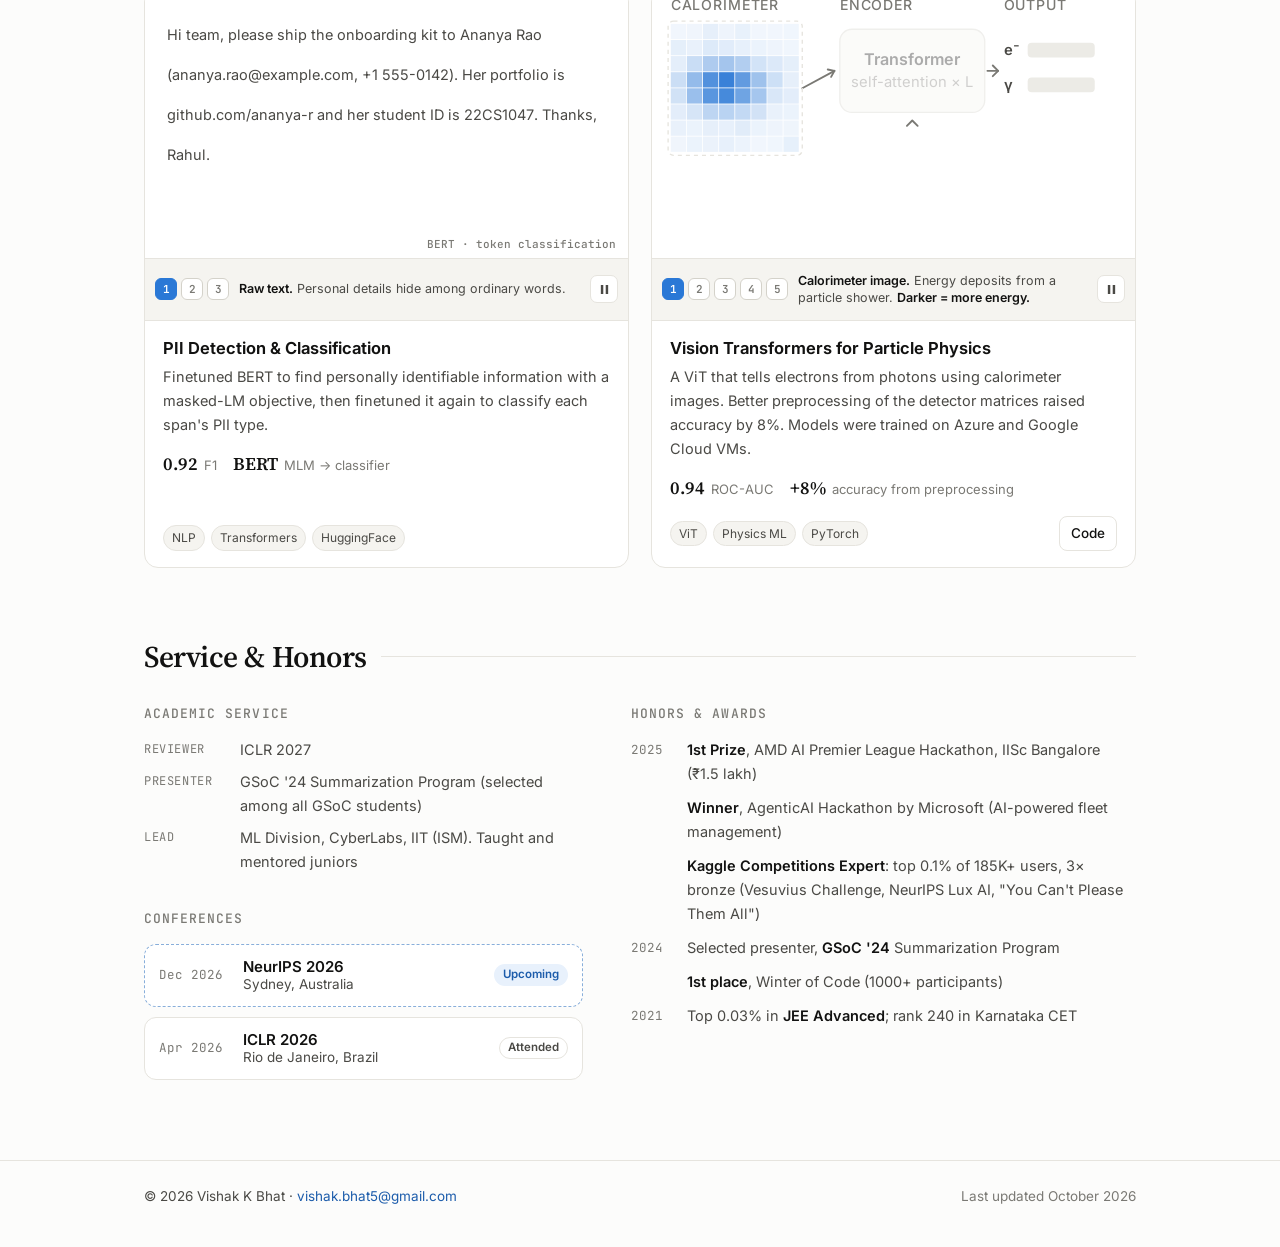
<file: research.html>
<!DOCTYPE html>
<html lang="en">
<head>
  <meta charset="UTF-8">
  <title>Redirecting… — Vishak K Bhat</title>
  <meta name="robots" content="noindex">
  <link rel="canonical" href="index.html#publications">
  <meta http-equiv="refresh" content="0; url=index.html#publications">
  <script>location.replace('index.html#publications');</script>
</head>
<body>
  <p>This page has moved to <a href="index.html#publications">index.html#publications</a>.</p>
</body>
</html>
</file>
<file: assets/css/site.css>
/* =========================================================
   Vishak K Bhat — personal research site
   Plain CSS, no build step. Light/dark via [data-theme] or OS.
   ========================================================= */

:root {
  color-scheme: light;
  --bg: #fcfcfb;
  --surface: #ffffff;
  --surface-2: #f5f4f0;
  --surface-3: #ecebe6;
  --border: #e6e4de;
  --border-strong: #d4d2ca;
  --text: #121211;
  --text-2: #4a4945;
  --text-3: #7a7974;
  --accent: #2a78d6;
  --accent-ink: #1c5cab;
  --accent-soft: #e8f1fc;
  --orange: #eb6834;
  --aqua: #1baf7a;
  --violet: #6250d6;
  --good: #0f7b38;
  --good-soft: #e3f4e8;
  --bad: #d63b3a;
  --bad-soft: #fde9e8;
  --warn: #b97800;
  --warn-soft: #fdf3dc;
  --gold: #b88a00;
  --bronze: #a0622d;
  --shadow: 0 1px 2px rgba(18, 18, 17, .04), 0 4px 16px rgba(18, 18, 17, .05);
  --shadow-lg: 0 2px 6px rgba(18, 18, 17, .05), 0 12px 32px rgba(18, 18, 17, .08);
  --radius: 14px;
  --font-sans: "Inter", ui-sans-serif, system-ui, -apple-system, "Segoe UI", Roboto, sans-serif;
  --font-serif: "Source Serif 4", "Iowan Old Style", Georgia, serif;
  --font-mono: "JetBrains Mono", ui-monospace, SFMono-Regular, Menlo, monospace;
  --wrap: 1040px;
}

@media (prefers-color-scheme: dark) {
  :root:where(:not([data-theme="light"])) {
    color-scheme: dark;
    --bg: #121211;
    --surface: #1a1a19;
    --surface-2: #20201e;
    --surface-3: #2a2a27;
    --border: #2e2d2a;
    --border-strong: #3d3c38;
    --text: #f0efec;
    --text-2: #c3c2b7;
    --text-3: #908f86;
    --accent: #3987e5;
    --accent-ink: #79b0f0;
    --accent-soft: #172a42;
    --orange: #d95926;
    --aqua: #199e70;
    --violet: #9085e9;
    --good: #4cc27a;
    --good-soft: #15301f;
    --bad: #e66767;
    --bad-soft: #3a1a1a;
    --warn: #e0a42a;
    --warn-soft: #36290d;
    --gold: #e0b43a;
    --bronze: #d29560;
    --shadow: 0 1px 2px rgba(0, 0, 0, .3), 0 4px 16px rgba(0, 0, 0, .25);
    --shadow-lg: 0 2px 6px rgba(0, 0, 0, .35), 0 12px 32px rgba(0, 0, 0, .35);
  }
}
:root[data-theme="dark"] {
  color-scheme: dark;
  --bg: #121211;
  --surface: #1a1a19;
  --surface-2: #20201e;
  --surface-3: #2a2a27;
  --border: #2e2d2a;
  --border-strong: #3d3c38;
  --text: #f0efec;
  --text-2: #c3c2b7;
  --text-3: #908f86;
  --accent: #3987e5;
  --accent-ink: #79b0f0;
  --accent-soft: #172a42;
  --orange: #d95926;
  --aqua: #199e70;
  --violet: #9085e9;
  --good: #4cc27a;
  --good-soft: #15301f;
  --bad: #e66767;
  --bad-soft: #3a1a1a;
  --warn: #e0a42a;
  --warn-soft: #36290d;
  --gold: #e0b43a;
  --bronze: #d29560;
  --shadow: 0 1px 2px rgba(0, 0, 0, .3), 0 4px 16px rgba(0, 0, 0, .25);
  --shadow-lg: 0 2px 6px rgba(0, 0, 0, .35), 0 12px 32px rgba(0, 0, 0, .35);
}

/* ---------- base ---------- */
*, *::before, *::after { box-sizing: border-box; }
html { scroll-behavior: smooth; scroll-padding-top: 72px; -webkit-text-size-adjust: 100%; }
@media (prefers-reduced-motion: reduce) { html { scroll-behavior: auto; } }
body {
  margin: 0;
  font-family: var(--font-sans);
  font-size: 16px;
  line-height: 1.65;
  color: var(--text);
  background: var(--bg);
  -webkit-font-smoothing: antialiased;
  text-rendering: optimizeLegibility;
}
img { max-width: 100%; display: block; }
a { color: var(--accent-ink); text-decoration: none; text-underline-offset: 3px; }
a:hover { text-decoration: underline; text-decoration-thickness: 1px; }
strong { font-weight: 600; }
.muted { color: var(--text-3); }
.wrap { max-width: var(--wrap); margin: 0 auto; padding: 0 24px; }
:focus-visible { outline: 2px solid var(--accent); outline-offset: 2px; border-radius: 6px; }
.skip-link { position: absolute; left: -999px; top: 8px; background: var(--surface); padding: 8px 12px; border-radius: 8px; z-index: 100; }
.skip-link:focus { left: 8px; }
.sr-only { position: absolute; width: 1px; height: 1px; padding: 0; margin: -1px; overflow: hidden; clip: rect(0 0 0 0); white-space: nowrap; border: 0; }

/* ---------- top bar ---------- */
.topbar {
  position: sticky; top: 0; z-index: 50;
  background: color-mix(in srgb, var(--bg) 82%, transparent);
  backdrop-filter: saturate(1.6) blur(12px);
  -webkit-backdrop-filter: saturate(1.6) blur(12px);
  border-bottom: 1px solid transparent;
  transition: border-color .2s ease;
}
.topbar.scrolled { border-bottom-color: var(--border); }
.topbar-inner { max-width: var(--wrap); margin: 0 auto; padding: 0 24px; height: 60px; display: flex; align-items: center; gap: 20px; }
.brand { font-family: var(--font-serif); font-weight: 600; font-size: 19px; color: var(--text); letter-spacing: -.01em; white-space: nowrap; }
.brand:hover { text-decoration: none; }
.nav-links { list-style: none; display: flex; gap: 4px; margin: 0 0 0 auto; padding: 0; overflow-x: auto; scrollbar-width: none; }
.nav-links::-webkit-scrollbar { display: none; }
.nav-links a { display: block; padding: 6px 10px; border-radius: 8px; color: var(--text-2); font-size: 14.5px; font-weight: 500; white-space: nowrap; }
.nav-links a:hover { color: var(--text); background: var(--surface-2); text-decoration: none; }
.nav-links a.active { color: var(--text); background: var(--surface-3); }
.icon-btn { flex: none; width: 36px; height: 36px; display: grid; place-items: center; border-radius: 9px; border: 1px solid var(--border); background: var(--surface); color: var(--text-2); cursor: pointer; }
.icon-btn:hover { color: var(--text); border-color: var(--border-strong); }
.icon-btn svg { width: 18px; height: 18px; fill: none; stroke: currentColor; stroke-width: 1.8; stroke-linecap: round; stroke-linejoin: round; }
.theme-toggle .i-sun { display: none; }
:root[data-theme="dark"] .theme-toggle .i-sun { display: block; }
:root[data-theme="dark"] .theme-toggle .i-moon { display: none; }
@media (prefers-color-scheme: dark) {
  :root:not([data-theme="light"]) .theme-toggle .i-sun { display: block; }
  :root:not([data-theme="light"]) .theme-toggle .i-moon { display: none; }
}

/* ---------- intro ---------- */
.intro { display: grid; grid-template-columns: minmax(0, 1fr) 240px; gap: 56px; align-items: start; padding-top: 56px; padding-bottom: 8px; }
.name { font-family: var(--font-serif); font-size: clamp(38px, 5vw, 52px); line-height: 1.05; font-weight: 600; letter-spacing: -.02em; margin: 0 0 10px; }
.role { margin: 0 0 22px; color: var(--text-2); font-size: 16.5px; font-weight: 500; }
.role a { color: var(--text); }
.role-logo { display: inline-block; width: 18px; height: 18px; vertical-align: -3px; margin-right: 6px; }
.intro-text > p { color: var(--text-2); margin: 0 0 14px; max-width: 64ch; }
.intro-text > p strong { color: var(--text); }
.pill-inline { display: inline-block; font-size: 12px; font-weight: 600; line-height: 1; padding: 4px 7px; border-radius: 999px; background: var(--accent-soft); color: var(--accent-ink); vertical-align: 2px; }
.intro-photo { margin: 8px 0 0; }
.intro-photo img { width: 240px; height: 240px; object-fit: cover; border-radius: 24px; box-shadow: var(--shadow-lg); }

.link-row { list-style: none; display: flex; flex-wrap: wrap; gap: 8px; padding: 0; margin: 22px 0 0; }
.chip-link { display: inline-flex; align-items: center; gap: 8px; padding: 7px 12px; border: 1px solid var(--border); background: var(--surface); border-radius: 10px; color: var(--text); font-size: 14px; font-weight: 500; transition: border-color .15s, transform .15s, box-shadow .15s; }
.chip-link:hover { text-decoration: none; border-color: var(--border-strong); box-shadow: var(--shadow); transform: translateY(-1px); }
.ic { width: 16px; height: 16px; fill: currentColor; flex: none; }
.ic-stroke { fill: none; stroke: currentColor; stroke-width: 1.8; stroke-linecap: round; stroke-linejoin: round; }

.interests { display: flex; align-items: baseline; gap: 14px; flex-wrap: wrap; padding-top: 18px; }
.interests-label { font-family: var(--font-mono); font-size: 12px; text-transform: uppercase; letter-spacing: .08em; color: var(--text-3); }
.tag-list { list-style: none; display: flex; flex-wrap: wrap; gap: 6px; padding: 0; margin: 0; }
.tag-list li { font-size: 13px; padding: 3px 10px; border-radius: 999px; background: var(--surface-2); border: 1px solid var(--border); color: var(--text-2); }
.tag-list.small li { font-size: 12px; padding: 2px 8px; }

/* ---------- sections ---------- */
.section { padding-top: 64px; }
.section-head { display: block; }
.section-title { font-family: var(--font-serif); font-size: 30px; font-weight: 600; letter-spacing: -.015em; margin: 0 0 22px; display: flex; align-items: center; gap: 14px; }
.section-title::after { content: ""; flex: 1; height: 1px; background: var(--border); min-width: 40px; }
.section-head .section-title { flex: 1 1 auto; }
.section-note { margin: -12px 0 24px; color: var(--text-3); font-size: 14px; }
.subsection-title { font-size: 13px; font-family: var(--font-mono); text-transform: uppercase; letter-spacing: .08em; color: var(--text-3); font-weight: 500; margin: 34px 0 14px; }

.badge { display: inline-flex; align-items: center; gap: 6px; font-size: 11.5px; font-weight: 600; line-height: 1; padding: 4px 8px; border-radius: 999px; border: 1px solid var(--border); color: var(--text-2); background: var(--surface); white-space: nowrap; }
.badge-accent { color: var(--accent-ink); background: var(--accent-soft); border-color: transparent; }
.badge-live { color: var(--good); background: var(--good-soft); border-color: transparent; }
.live-dot { width: 7px; height: 7px; border-radius: 50%; background: var(--good); box-shadow: 0 0 0 0 color-mix(in srgb, var(--good) 60%, transparent); animation: pulse 2s infinite; }
@keyframes pulse { 0% { box-shadow: 0 0 0 0 color-mix(in srgb, var(--good) 55%, transparent); } 70% { box-shadow: 0 0 0 7px transparent; } 100% { box-shadow: 0 0 0 0 transparent; } }

/* ---------- news ---------- */
.news { list-style: none; margin: 0; padding: 0; position: relative; }
.news::before { content: ""; position: absolute; left: 92px; top: 10px; bottom: 10px; width: 1px; background: var(--border); }
.news-item { display: grid; grid-template-columns: 76px minmax(0, 1fr); gap: 32px; padding: 7px 0; position: relative; color: var(--text-2); }
.news-item::before { content: ""; position: absolute; left: 88px; top: 15px; width: 9px; height: 9px; border-radius: 50%; background: var(--bg); border: 2px solid var(--border-strong); }
.news-item.highlight::before { border-color: var(--accent); background: var(--accent); }
.news-item.upcoming::before { border-color: var(--accent); border-style: dashed; }
.news-item time { font-family: var(--font-mono); font-size: 13px; color: var(--text-3); padding-top: 2px; white-space: nowrap; }
.news-item strong { color: var(--text); }
.news-item .badge { margin-right: 4px; vertical-align: 1px; }
.news .older { display: none; }
.news.expanded .older { display: grid; }
.text-btn { margin: 8px 0 0 108px; background: none; border: 0; padding: 4px 0; font: inherit; font-size: 14px; color: var(--accent-ink); cursor: pointer; }
.text-btn:hover { text-decoration: underline; }

/* ---------- papers ---------- */
.paper { display: grid; grid-template-columns: minmax(0, 1.22fr) minmax(0, 1fr); gap: 32px; padding: 30px 0; border-top: 1px solid var(--border); }
.paper.featured { grid-template-columns: minmax(0, 1.42fr) minmax(0, 1fr); }
.paper:first-of-type { border-top: 0; padding-top: 4px; }
.paper.featured .viz-frame { box-shadow: var(--shadow-lg); }
.venues { display: flex; flex-wrap: wrap; gap: 6px; margin-bottom: 10px; }
.venue { font-size: 12px; font-weight: 600; padding: 4px 9px; border-radius: 7px; background: var(--surface-2); border: 1px solid var(--border); color: var(--text-2); }
.venue-main { background: var(--accent); border-color: var(--accent); color: #fff; }
.venue-review { background: var(--warn-soft); border-color: transparent; color: var(--warn); }
.paper-title { font-size: 19px; line-height: 1.35; font-weight: 650; margin: 0 0 8px; letter-spacing: -.005em; }
.paper-title a { color: var(--text); }
.authors { font-size: 14.5px; color: var(--text-2); margin: 0 0 12px; }
.authors .me { color: var(--text); font-weight: 600; text-decoration: underline; text-decoration-color: var(--accent); text-underline-offset: 3px; text-decoration-thickness: 2px; }
.tldr { font-size: 15px; color: var(--text-2); margin: 0 0 12px; }
.tldr strong { color: var(--text); }
.viz-note { font-size: 13px; color: var(--text-3); margin: 0 0 12px; }
.key-results { list-style: none; padding: 0; margin: 0 0 14px; display: grid; gap: 6px; }
.key-results li { position: relative; padding-left: 20px; font-size: 14.5px; color: var(--text-2); }
.key-results li::before { content: ""; position: absolute; left: 2px; top: 8px; width: 8px; height: 8px; border-radius: 2px; background: var(--accent); transform: rotate(45deg); }
.key-results strong { color: var(--text); }
.paper-links { display: flex; flex-wrap: wrap; gap: 6px; }
.btn-link { display: inline-flex; align-items: center; gap: 6px; font: inherit; font-size: 13.5px; font-weight: 500; padding: 5px 11px; border-radius: 8px; border: 1px solid var(--border); background: var(--surface); color: var(--text); cursor: pointer; }
.btn-link:hover { text-decoration: none; border-color: var(--accent); color: var(--accent-ink); }
.btn-link.disabled { color: var(--text-3); cursor: default; border-style: dashed; }
.btn-link.disabled:hover { border-color: var(--border); color: var(--text-3); }
.gh-stars { font-family: var(--font-mono); font-size: 12px; color: var(--text-3); }
.bibtex { position: relative; margin-top: 10px; }
.bibtex pre { margin: 0; padding: 14px 16px; border-radius: 10px; background: var(--surface-2); border: 1px solid var(--border); overflow-x: auto; font-family: var(--font-mono); font-size: 12px; line-height: 1.55; color: var(--text-2); }
.copy-btn { position: absolute; top: 8px; right: 8px; font: inherit; font-size: 12px; padding: 3px 9px; border-radius: 6px; border: 1px solid var(--border); background: var(--surface); color: var(--text-2); cursor: pointer; }
.copy-btn:hover { color: var(--text); }

/* ---------- viz frames ---------- */
.viz-frame { position: relative; border: 1px solid var(--border); border-radius: var(--radius); background: var(--surface); overflow: hidden; align-self: start; }
.viz-tabs { display: flex; gap: 2px; padding: 6px; border-bottom: 1px solid var(--border); background: var(--surface-2); overflow-x: auto; scrollbar-width: none; }
.viz-tabs button { font: inherit; font-size: 12.5px; font-weight: 500; padding: 5px 10px; border-radius: 7px; border: 0; background: transparent; color: var(--text-3); cursor: pointer; white-space: nowrap; }
.viz-tabs button:hover { color: var(--text); }
.viz-tabs button[aria-selected="true"] { background: var(--surface); color: var(--text); box-shadow: 0 1px 2px rgba(0, 0, 0, .08); }
.viz-svg, .viz-canvas { display: block; width: 100%; height: auto; }
.viz-svg text { font-family: var(--font-sans); }
.viz-svg .mono { font-family: var(--font-mono); }
.viz-caption { display: flex; align-items: center; gap: 10px; padding: 10px 12px; border-top: 1px solid var(--border); background: var(--surface-2); min-height: 76px; }
.viz-steps { display: flex; gap: 4px; flex: none; }
.viz-steps button { width: 22px; height: 22px; border-radius: 6px; border: 1px solid var(--border-strong); background: var(--surface); color: var(--text-3); font: 600 11px/1 var(--font-mono); cursor: pointer; padding: 0; }
.viz-steps button:hover { color: var(--text); border-color: var(--text-3); }
.viz-steps button.on { background: var(--accent); border-color: var(--accent); color: #fff; }
.viz-steps button.done { color: var(--accent-ink); border-color: color-mix(in srgb, var(--accent) 45%, var(--border)); }
.viz-text { flex: 1; font-size: 13px; line-height: 1.4; color: var(--text-2); min-width: 0; }
.viz-text b { color: var(--text); font-weight: 600; }
.viz-play { flex: none; width: 28px; height: 28px; border-radius: 7px; border: 1px solid var(--border); background: var(--surface); display: grid; place-items: center; cursor: pointer; color: var(--text-2); padding: 0; }
.viz-play:hover { color: var(--text); border-color: var(--border-strong); }
.viz-play svg { width: 13px; height: 13px; fill: currentColor; }
.viz-frame.small .viz-caption { min-height: 62px; padding: 8px 10px; }
.viz-frame.small .viz-text { font-size: 12.5px; }

/* SVG viz palette (roles, not raw hex in JS) */
.viz-frame {
  --v-ink: var(--text);
  --v-ink-2: var(--text-2);
  --v-ink-3: var(--text-3);
  --v-grid: var(--border);
  --v-line: var(--border-strong);
  --v-fill: var(--surface-2);
  --v-fill-2: var(--surface-3);
  --v-accent: var(--accent);
  --v-good: var(--good);
  --v-bad: var(--bad);
  --v-warn: var(--warn);
  --v-orange: var(--orange);
}
.v-fade { transition: opacity .45s ease; }
.v-move { transition: transform .6s cubic-bezier(.2, .7, .2, 1), opacity .45s ease; }

/* charts inside viz tabs */
.chart { padding: 14px 16px 10px; }
.chart-title { font-size: 14px; font-weight: 600; color: var(--text); margin: 0 0 2px; }
.chart-sub { font-size: 12.5px; color: var(--text-3); margin: 0 0 8px; }
.chart-legend { display: flex; gap: 14px; flex-wrap: wrap; font-size: 12.5px; color: var(--text-2); margin: 0 0 4px; }
.chart-legend span { display: inline-flex; align-items: center; gap: 6px; }
.lg-dot { width: 10px; height: 10px; border-radius: 50%; display: inline-block; }
.chart svg { display: block; width: 100%; height: auto; overflow: visible; }
.chart text { font-family: var(--font-sans); }
.chart-foot { font-size: 11.5px; color: var(--text-3); margin: 6px 0 0; }
.chart details { margin-top: 6px; font-size: 12.5px; color: var(--text-2); }
.chart summary { cursor: pointer; color: var(--text-3); }
.chart table { border-collapse: collapse; margin-top: 6px; width: 100%; font-size: 12.5px; }
.chart th, .chart td { text-align: left; padding: 3px 8px 3px 0; border-bottom: 1px solid var(--border); }
.chart td.num, .chart th.num { text-align: right; font-variant-numeric: tabular-nums; }

/* tooltip */
.tooltip { position: fixed; z-index: 80; pointer-events: none; max-width: 280px; padding: 8px 10px; border-radius: 9px; background: var(--text); color: var(--bg); font-size: 12.5px; line-height: 1.45; box-shadow: var(--shadow-lg); }
.tooltip b { font-weight: 600; }
.tooltip .tt-k { opacity: .7; }

/* ---------- experience ---------- */
.gantt-card { border: 1px solid var(--border); border-radius: var(--radius); background: var(--surface); padding: 16px 18px 12px; margin-bottom: 28px; }
.gantt-head { display: flex; justify-content: space-between; align-items: center; gap: 12px; flex-wrap: wrap; margin-bottom: 10px; }
.gantt-title { font-family: var(--font-mono); font-size: 12px; text-transform: uppercase; letter-spacing: .08em; color: var(--text-3); }
.gantt-legend { display: inline-flex; align-items: center; gap: 6px; font-size: 12.5px; color: var(--text-2); }
.gantt-legend .sw { width: 12px; height: 8px; border-radius: 3px; display: inline-block; margin-left: 8px; }
.sw-research { background: var(--accent); }
.sw-industry { background: var(--orange); }
.sw-edu { background: var(--text-3); opacity: .55; }
.gantt { position: relative; }
.g-row { display: grid; grid-template-columns: 170px minmax(0, 1fr); align-items: center; gap: 12px; height: 30px; }
.g-label { display: flex; align-items: center; gap: 8px; font-size: 13px; color: var(--text-2); white-space: nowrap; overflow: hidden; text-overflow: ellipsis; background: none; border: 0; padding: 0; font-family: inherit; cursor: pointer; text-align: left; }
.g-label:hover { color: var(--text); }
.g-label img { width: 18px; height: 18px; border-radius: 4px; background: #fff; flex: none; object-fit: contain; }
.g-track { position: relative; height: 100%; }
.g-bar { position: absolute; top: 8px; height: 14px; border-radius: 4px; background: var(--accent); cursor: pointer; transition: filter .15s, transform .15s; border: 0; padding: 0; }
.g-bar.industry { background: var(--orange); }
.g-bar.g-edu { background: var(--text-3); opacity: .45; }
.g-bar.ongoing { border-top-right-radius: 0; border-bottom-right-radius: 0; }
.g-bar.ongoing::after { content: ""; position: absolute; right: -14px; top: 0; bottom: 0; width: 14px; background: linear-gradient(90deg, var(--accent), transparent); }
.g-bar.clipped { border-top-left-radius: 0; border-bottom-left-radius: 0; }
.g-bar:hover, .g-bar:focus-visible { filter: brightness(1.12); transform: scaleY(1.15); }
.g-axis { position: absolute; inset: 0 0 0 182px; pointer-events: none; }
.g-tick { position: absolute; top: 0; bottom: 18px; border-left: 1px dashed var(--border); }
.g-tick span { position: absolute; bottom: -18px; left: 0; transform: translateX(-50%); font-family: var(--font-mono); font-size: 11px; color: var(--text-3); }
.g-now { position: absolute; top: 0; bottom: 18px; border-left: 1.5px solid var(--good); }
.g-now span { position: absolute; bottom: -18px; left: 0; transform: translateX(-50%); font-family: var(--font-mono); font-size: 11px; color: var(--good); font-weight: 600; }
.g-axis-pad { height: 22px; }

.xp-list { list-style: none; margin: 0; padding: 0; position: relative; }
.xp-list::before { content: ""; position: absolute; left: 27px; top: 28px; bottom: 28px; width: 2px; background: linear-gradient(var(--accent), var(--border) 30%, var(--border)); border-radius: 2px; }
.xp { display: grid; grid-template-columns: 56px minmax(0, 1fr); gap: 20px; padding-bottom: 16px; position: relative; }
.xp-logo { width: 56px; height: 56px; border-radius: 14px; background: #fff; border: 1px solid var(--border); box-shadow: var(--shadow); display: grid; place-items: center; position: relative; z-index: 1; overflow: hidden; }
.xp-logo img { width: 36px; height: 36px; object-fit: contain; }
.xp-logo img.wide-logo { width: 44px; height: auto; }
.xp-logo.duo { grid-template-columns: 1fr 1fr; gap: 0; padding: 6px; }
.xp-logo.duo img { width: 21px; height: 21px; }
.xp-card { border: 1px solid var(--border); border-radius: var(--radius); background: var(--surface); padding: 16px 18px; transition: border-color .2s, box-shadow .2s, transform .2s; }
.xp:hover .xp-card, .xp.flash .xp-card { border-color: var(--border-strong); box-shadow: var(--shadow); }
.xp.flash .xp-card { border-color: var(--accent); }
.xp.current .xp-card { border-color: color-mix(in srgb, var(--accent) 40%, var(--border)); background: linear-gradient(180deg, var(--accent-soft), var(--surface) 140px); }
.xp-top { display: flex; justify-content: space-between; gap: 12px; align-items: flex-start; flex-wrap: wrap; }
.xp-org { font-size: 16.5px; font-weight: 650; margin: 0; line-height: 1.35; color: var(--text); }
.org-sub { display: inline-flex; align-items: center; gap: 5px; font-size: 13px; font-weight: 500; color: var(--text-3); margin-left: 4px; vertical-align: 1px; }
.org-sub img { width: 16px; height: 16px; border-radius: 3px; background: #fff; }
.xp-role { margin: 2px 0 0; font-size: 14.5px; color: var(--text-2); }
.xp-meta { display: flex; align-items: center; gap: 8px; flex-wrap: wrap; }
.xp-meta time { font-family: var(--font-mono); font-size: 12.5px; color: var(--text-3); white-space: nowrap; }
.xp-mentor { margin: 6px 0 0; font-size: 13.5px; color: var(--text-3); }
.xp-points { margin: 10px 0 12px; padding-left: 18px; color: var(--text-2); font-size: 14.5px; }
.xp-points li { margin: 4px 0; }
.xp-points li::marker { color: var(--text-3); }
.xp-points strong { color: var(--text); }
.xp-compact .xp-card { padding: 12px 18px; background: var(--surface-2); }
.xp-compact .xp-org { font-size: 13px; font-family: var(--font-mono); text-transform: uppercase; letter-spacing: .06em; color: var(--text-3); font-weight: 500; }
.xp-compact .xp-role { font-size: 14px; }

.edu { display: grid; grid-template-columns: 56px minmax(0, 1fr); gap: 20px; border: 1px solid var(--border); border-radius: var(--radius); background: var(--surface); padding: 18px; }
.edu .xp-logo { box-shadow: none; }
.edu-stats { display: flex; gap: 28px; flex-wrap: wrap; margin: 14px 0 10px; }
.edu-stats > div { display: flex; flex-direction: column; }
.stat { font-family: var(--font-serif); font-size: 26px; font-weight: 600; line-height: 1.1; color: var(--text); }
.stat small { font-size: 14px; color: var(--text-3); font-weight: 500; }
.stat sup { font-size: 13px; }
.stat-label { font-size: 12.5px; color: var(--text-3); }
.edu-course { font-size: 13.5px; color: var(--text-2); margin: 0; }

/* ---------- projects ---------- */
.project-grid { display: grid; grid-template-columns: repeat(2, minmax(0, 1fr)); gap: 22px; }
.project { border: 1px solid var(--border); border-radius: var(--radius); background: var(--surface); overflow: hidden; display: flex; flex-direction: column; transition: box-shadow .2s, border-color .2s, transform .2s; }
.project:hover { box-shadow: var(--shadow-lg); border-color: var(--border-strong); transform: translateY(-2px); }
.project .viz-frame { border: 0; border-bottom: 1px solid var(--border); border-radius: 0; align-self: stretch; }
.project-body { padding: 16px 18px 16px; display: flex; flex-direction: column; flex: 1; }
.project-head { display: flex; justify-content: space-between; align-items: flex-start; gap: 10px; }
.project h3 { font-size: 16.5px; font-weight: 650; margin: 0 0 6px; line-height: 1.35; }
.project p { font-size: 14.5px; color: var(--text-2); margin: 0 0 12px; }
.medal { flex: none; font-size: 11.5px; font-weight: 700; padding: 3px 8px; border-radius: 999px; }
.medal-gold { color: var(--gold); background: color-mix(in srgb, var(--gold) 14%, transparent); }
.medal-bronze { color: var(--bronze); background: color-mix(in srgb, var(--bronze) 14%, transparent); }
.metric-row { list-style: none; padding: 0; margin: 0 0 14px; display: flex; flex-wrap: wrap; gap: 6px 16px; font-size: 13px; color: var(--text-3); }
.metric-row b { font-family: var(--font-serif); font-size: 18px; color: var(--text); font-weight: 600; margin-right: 2px; }
.project-foot { margin-top: auto; display: flex; justify-content: space-between; align-items: center; gap: 10px; flex-wrap: wrap; }

/* PII stage (HTML-based viz) */
.pii-stage { aspect-ratio: 360 / 200; padding: 26px 22px 20px; font-size: 15.5px; line-height: 2.75; color: var(--text-2); position: relative; overflow: hidden; }
.pii-stage .tok { position: relative; border-radius: 5px; padding: 1px 0; transition: background-color .3s, color .3s, box-shadow .3s; }
.pii-stage .tok.scan { background: var(--surface-3); }
.pii-stage .tok.pii { color: var(--text); box-shadow: inset 0 -2px 0 var(--c); background: color-mix(in srgb, var(--c) 14%, transparent); padding: 1px 3px; }
.pii-stage .tok .lab { position: absolute; left: 0; top: -15px; font: 600 9px/1 var(--font-mono); letter-spacing: .04em; color: #fff; background: var(--c); padding: 2px 4px; border-radius: 3px; opacity: 0; transform: translateY(3px); transition: opacity .25s, transform .25s; white-space: nowrap; }
.pii-stage .tok.pii .lab { opacity: 1; transform: none; }
.pii-stage .pii-meta { position: absolute; right: 12px; bottom: 8px; font: 500 11px/1 var(--font-mono); color: var(--text-3); }

/* ---------- service & honors ---------- */
.two-col { display: grid; grid-template-columns: minmax(0, 1fr) minmax(0, 1.15fr); gap: 48px; }
.two-col .subsection-title:first-child { margin-top: 0; }
.plain-list { list-style: none; padding: 0; margin: 0; display: grid; gap: 8px; }
.plain-list li { font-size: 14.5px; color: var(--text-2); display: grid; grid-template-columns: 86px minmax(0, 1fr); gap: 10px; }
.pl-key { font-family: var(--font-mono); font-size: 12px; color: var(--text-3); padding-top: 2px; text-transform: uppercase; letter-spacing: .05em; }
.trips { display: grid; gap: 10px; }
.trip { display: grid; grid-template-columns: 72px minmax(0, 1fr) auto; align-items: center; gap: 12px; border: 1px solid var(--border); background: var(--surface); border-radius: 12px; padding: 12px 14px; }
.trip.upcoming { border-style: dashed; border-color: color-mix(in srgb, var(--accent) 50%, var(--border)); }
.trip-when { font-family: var(--font-mono); font-size: 12.5px; color: var(--text-3); }
.trip-what { display: flex; flex-direction: column; line-height: 1.3; }
.trip-what strong { font-size: 15px; }
.trip-what span { font-size: 13.5px; color: var(--text-2); }
.honors { list-style: none; padding: 0; margin: 0; display: grid; gap: 10px; }
.honors li { display: grid; grid-template-columns: 44px minmax(0, 1fr); gap: 12px; font-size: 14.5px; color: var(--text-2); }
.honors strong { color: var(--text); }
.h-year { font-family: var(--font-mono); font-size: 12.5px; color: var(--text-3); padding-top: 2px; }

/* ---------- footer ---------- */
.site-footer { margin-top: 80px; border-top: 1px solid var(--border); padding: 24px 0 40px; }
.footer-inner { display: flex; justify-content: space-between; gap: 12px; flex-wrap: wrap; font-size: 13.5px; color: var(--text-2); }
.footer-inner p { margin: 0; }

/* ---------- SVG explainer marks ---------- */
.viz-frame { --bar-neutral: #a3a29b; --dumb-base: #86b6ef; --dumb-iw: #1c5cab; }
:root[data-theme="dark"] .viz-frame { --bar-neutral: #6b6a64; --dumb-base: #2f5f9c; --dumb-iw: #6da7ec; }
@media (prefers-color-scheme: dark) { :root:where(:not([data-theme="light"])) .viz-frame { --bar-neutral: #6b6a64; --dumb-base: #2f5f9c; --dumb-iw: #6da7ec; } }

.sv-label { font: 500 10.5px var(--font-mono); letter-spacing: .06em; fill: var(--text-3); paint-order: stroke; stroke: var(--surface); stroke-width: 8px; stroke-linejoin: round; }
.sv-cap { font-size: 11px; fill: var(--text-3); paint-order: stroke; stroke: var(--surface); stroke-width: 4px; stroke-linejoin: round; }
.sv-label.nohalo, .sv-cap.nohalo { stroke: none; }
.sv-tiny { font: 500 8px var(--font-mono); fill: var(--text-3); }
.sv-grid { stroke: var(--border); stroke-width: 1; }
.sv-gridline { stroke: var(--border); stroke-width: 1; }
.sv-refline { stroke: var(--text-3); stroke-width: 1.2; stroke-dasharray: 3 3; }
.sv-axis { font: 400 10.5px var(--font-mono); fill: var(--text-3); }
.sv-maze-border { fill: var(--surface); stroke: var(--text-2); stroke-width: 2.5; }
.sv-wall { stroke: var(--text-2); stroke-width: 3; stroke-linecap: round; transition: stroke .3s; }
.sv-wall.bad { stroke: var(--bad); stroke-width: 4; }
.sv-start { font: 700 13px var(--font-sans); fill: var(--text-2); }
.sv-goal { font-size: 17px; fill: var(--warn); transition: transform .4s; transform-box: fill-box; transform-origin: center; }
.sv-goal.reached { transform: scale(1.35); }
.sv-path { stroke: var(--accent); stroke-width: 4; stroke-linecap: round; transition: stroke .3s, opacity .45s; }
.sv-path.spec { stroke-dasharray: 2 5; opacity: .8; }
.sv-path.bad { stroke: var(--bad); stroke-dasharray: 5 4; }
.sv-path.discard { stroke: var(--bad); }
.sv-agent { fill: var(--accent); stroke: var(--surface); stroke-width: 2.5; transition: fill .3s; }
.sv-agent.done { fill: var(--good); }
.sv-xmark { font: 700 15px var(--font-sans); fill: var(--bad); }
.sv-lane { fill: var(--surface-2); stroke: var(--border); }
.sv-console { fill: var(--surface-2); stroke: var(--border); }
.sv-blk { stroke-width: 1.2; transition: fill .3s, stroke .3s, opacity .45s; }
.sv-blk-think { fill: var(--surface-3); stroke: var(--border-strong); }
.sv-blk-line { stroke: var(--text-3); stroke-width: 1.2; stroke-linecap: round; opacity: .55; }
.sv-blk-move { fill: var(--accent-soft); stroke: var(--accent); }
.sv-blk-txt { font: 700 11px var(--font-sans); fill: var(--accent-ink); }
.sv-blk-fb { fill: var(--warn-soft); stroke: var(--warn); }
.sv-blk-fbtxt { font: 600 10.5px var(--font-sans); fill: var(--warn); }
.sv-blk-bad { fill: var(--bad-soft); stroke: var(--bad); }
.sv-blk-discard { stroke: var(--bad); stroke-dasharray: 3 2; fill: transparent; }
.sv-cut { stroke: var(--bad); stroke-width: 2; stroke-dasharray: 3 2; }
.sv-fork { fill: none; stroke: var(--text-3); stroke-width: 1.4; stroke-dasharray: 3 3; }
.sv-chip { fill: var(--surface); stroke: var(--border-strong); stroke-width: 1.2; transition: fill .3s, stroke .3s; }
.sv-chip.pending { animation: chipPulse 1s ease-in-out infinite; }
@keyframes chipPulse { 50% { stroke: var(--accent); } }
.sv-chip.ok { fill: var(--good-soft); stroke: var(--good); }
.sv-chip.bad { fill: var(--bad-soft); stroke: var(--bad); }
.sv-chip-txt { font: 700 12px var(--font-sans); fill: var(--text-3); }
.sv-chip-txt.ok { fill: var(--good); }
.sv-chip-txt.bad { fill: var(--bad); }
.sv-log { font: 400 10.5px var(--font-mono); fill: var(--text-2); }
.sv-log-r { font: 600 10.5px var(--font-mono); fill: var(--text-3); }
.sv-log-r.ok { fill: var(--good); }
.sv-log-r.bad { fill: var(--bad); }
.sv-log-r.warn { fill: var(--warn); }
.sv-sum-k { font-size: 11.5px; fill: var(--text-2); }
.sv-sum-v { font: 600 11.5px var(--font-mono); fill: var(--text); }
.sv-sum-v.good { fill: var(--good); }
.sv-sum-v.bad { fill: var(--bad); }

/* genesis */
.sv-node { fill: var(--surface); stroke: var(--border-strong); stroke-width: 1.3; }
.sv-node-txt { font: 500 12px var(--font-sans); fill: var(--text); }
.sv-edge { stroke-width: 1.8; transition: stroke .3s; }
.sv-edge.faint { stroke: var(--border-strong); stroke-dasharray: 4 3; }
.sv-edge.amb { stroke: var(--text-3); }
.sv-edge.active { stroke: var(--accent); stroke-width: 2.6; }
.sv-edge.solid { stroke: var(--text-2); stroke-width: 2; }
.sv-circ { fill: var(--surface); stroke-width: 1.8; }
.sv-circ.amb { stroke: var(--warn); animation: circPulse 1.4s ease-in-out infinite; }
.sv-circ.active { stroke: var(--accent); }
@keyframes circPulse { 50% { stroke-width: 3; } }
.sv-arrow.amb, .sv-arrow.faint { fill: var(--text-3); }
.sv-arrow.active { fill: var(--accent); }
.sv-arrow.solid { fill: var(--text-2); }
.sv-hit-line { stroke: transparent; stroke-width: 14; pointer-events: stroke; cursor: help; }
.sv-panel { fill: var(--surface-2); stroke: var(--border); }
.sv-panel-edge { font: 600 12.5px var(--font-sans); fill: var(--accent-ink); }
.sv-panel-why { font-size: 11.5px; fill: var(--text-2); }
.sv-meter-track { fill: var(--surface-3); }
.sv-meter-fill { fill: var(--accent); }

/* muon */
.sv-station { fill: var(--surface-2); stroke: var(--border-strong); }
.sv-noise { fill: var(--text-3); opacity: .45; }
.sv-ip { fill: var(--warn); }
.sv-track { fill: none; stroke: var(--orange); stroke-width: 2.5; stroke-linecap: round; transition: opacity .4s; }
.sv-track.faint { opacity: .3; }
.sv-track.ghost { stroke: var(--text-3); stroke-dasharray: 3 4; opacity: .5; }
.sv-gnode { fill: var(--accent-soft); stroke: var(--accent); stroke-width: 2; transition: fill .4s; }
.sv-gnode.lv1 { fill: color-mix(in srgb, var(--accent) 45%, var(--surface)); }
.sv-gnode.lv2 { fill: var(--accent); }
.sv-feat { fill: var(--accent); opacity: .55; }
.sv-gedge { stroke: var(--accent); stroke-width: 1.8; opacity: .7; }
.sv-gedge.far { stroke-dasharray: 4 3; opacity: .45; }
.sv-msg { fill: var(--orange); }
.sv-readline { stroke: var(--text-3); stroke-width: 1; stroke-dasharray: 2 3; }
.sv-pool { fill: var(--accent); stroke: var(--surface); stroke-width: 3; transition: opacity .4s; }
.sv-pt { font: 600 15px var(--font-sans); fill: var(--text); }
.sv-sub { font-size: 10px; }

/* projects */
.sv-score { font: 600 13px var(--font-mono); fill: var(--text); }
.sv-trophy { font: 600 11px var(--font-sans); fill: var(--gold); transition: opacity .4s; }
.sv-av-q { fill: var(--orange); }
.sv-av-a { fill: var(--accent); }
.sv-av-txt { font: 700 14px var(--font-sans); fill: #fff; }
.sv-bub-q { fill: color-mix(in srgb, var(--orange) 12%, var(--surface)); stroke: color-mix(in srgb, var(--orange) 55%, var(--border)); }
.sv-bub-a { fill: var(--accent-soft); stroke: color-mix(in srgb, var(--accent) 55%, var(--border)); }
.sv-bub-txt { font-size: 9.5px; fill: var(--text); }
.sv-ok-dot { fill: var(--good); }
.sv-bad-dot { fill: var(--bad); }
.sv-verdict { font: 700 10.5px var(--font-sans); fill: #fff; }
.sv-pill { fill: var(--surface-2); stroke: var(--border-strong); transition: fill .3s, stroke .3s; }
.sv-pill-txt { font: 600 10.5px var(--font-sans); fill: var(--text-2); }
g.on .sv-pill { fill: var(--accent); stroke: var(--accent); }
g.on .sv-pill-txt { fill: #fff; }
.sv-flow { fill: none; stroke: var(--text-3); stroke-width: 1.4; stroke-linecap: round; stroke-linejoin: round; }
.sv-loop { fill: none; stroke: var(--border-strong); stroke-width: 1.4; stroke-dasharray: 4 4; }
.sv-loop.on { stroke: var(--accent); animation: dash 1s linear infinite; }
.sv-loop-head { fill: none; stroke: var(--border-strong); stroke-width: 1.4; }
@keyframes dash { to { stroke-dashoffset: -16; } }
.sv-cell { fill: var(--accent); }
.sv-ghostbox { fill: none; stroke: var(--border); stroke-dasharray: 3 3; }
.sv-cls { fill: var(--violet); }
.sv-att { fill: none; stroke: var(--accent); stroke-width: 1.3; }
.sv-enc { fill: var(--surface-2); stroke: var(--border-strong); }
.sv-enc-txt { font: 600 12px var(--font-sans); fill: var(--text); }
.sv-out-lab { font: 600 11px var(--font-sans); fill: var(--text-2); }
.sv-bar-e { fill: var(--accent); }
.sv-bar-g { fill: var(--violet); }
.sv-verdict-txt { font: 600 12px var(--font-sans); fill: var(--text); }
.pii-stage .tok.det { box-shadow: inset 0 -2px 0 var(--text-3); }
.pii-stage [data-t="NAME"] { --c: #1c5cab; }
.pii-stage [data-t="EMAIL"] { --c: #c4471a; }
.pii-stage [data-t="PHONE"] { --c: #0f7a55; }
.pii-stage [data-t="URL"] { --c: #4a3aa7; }
.pii-stage [data-t="ID"] { --c: #b8456f; }

/* charts */
.sv-row-label { font: 500 12.5px var(--font-sans); fill: var(--text); }
.sv-row-label.small { font-size: 11.5px; font-weight: 400; fill: var(--text-2); }
.sv-row-label.strong { font-weight: 600; fill: var(--text); }
.sv-row-delta { font: 600 11px var(--font-mono); fill: var(--good); }
.sv-dumb-line { stroke: var(--dumb-base); stroke-width: 3; stroke-linecap: round; opacity: .6; }
.sv-dot-base { fill: var(--surface); stroke: var(--dumb-base); stroke-width: 2.5; }
.sv-dot-iw { fill: var(--dumb-iw); stroke: var(--surface); stroke-width: 2; }
.sv-val { font: 400 11px var(--font-mono); fill: var(--text-2); }
.sv-val.strong { font-weight: 600; fill: var(--text); }
.sv-val.small { font-size: 10px; }
.sv-hit { fill: transparent; cursor: default; }
.sv-hit:hover { fill: color-mix(in srgb, var(--text) 4%, transparent); }
.sv-panel-title { font: 600 11.5px var(--font-sans); fill: var(--text-2); }
.sv-bar-ours { fill: var(--accent); }
.sv-bar-base { fill: var(--bar-neutral); }
.lg-dot.lg-base { background: var(--surface); box-shadow: inset 0 0 0 2.5px var(--dumb-base); }
.lg-dot.lg-iw { background: var(--dumb-iw); }
.lg-sq { width: 12px; height: 10px; border-radius: 2px; display: inline-block; }
.lg-sq.lg-ours { background: var(--accent); }
.lg-sq.lg-basebar { background: var(--bar-neutral); }
.chart-filter { display: flex; flex-wrap: wrap; gap: 4px; margin: 0 0 8px; }
.chart-filter button { font: inherit; font-size: 12px; padding: 3px 9px; border-radius: 999px; border: 1px solid var(--border); background: var(--surface); color: var(--text-2); cursor: pointer; }
.chart-filter button:hover { border-color: var(--border-strong); color: var(--text); }
.chart-filter button[aria-pressed="true"] { background: var(--text); color: var(--bg); border-color: var(--text); }

/* ---------- responsive ---------- */
@media (max-width: 900px) {
  .paper, .paper.featured { grid-template-columns: minmax(0, 1fr); gap: 18px; }
  .project-grid { grid-template-columns: minmax(0, 1fr); }
  .two-col { grid-template-columns: minmax(0, 1fr); gap: 8px; }
  .two-col > div + div .subsection-title:first-child { margin-top: 34px; }
}
@media (max-width: 720px) {
  body { font-size: 15.5px; }
  .wrap, .topbar-inner { padding: 0 18px; }
  .topbar-inner { gap: 10px; }
  .brand { display: none; }
  .nav-links { margin-left: 0; flex: 1; }
  .intro { grid-template-columns: minmax(0, 1fr); gap: 20px; padding-top: 28px; }
  .intro-photo { order: -1; margin: 0; }
  .intro-photo img { width: 120px; height: 120px; border-radius: 18px; }
  .news::before { left: 6px; }
  .news-item { grid-template-columns: minmax(0, 1fr); gap: 0; padding-left: 26px; }
  .news-item::before { left: 2px; }
  .text-btn { margin-left: 26px; }
  .g-row { grid-template-columns: 28px minmax(0, 1fr); gap: 8px; }
  .g-label span { display: none; }
  .g-axis { left: 36px; }
  .xp-list::before { left: 19px; }
  .xp, .edu { grid-template-columns: 40px minmax(0, 1fr); gap: 12px; }
  .xp-logo { width: 40px; height: 40px; border-radius: 10px; }
  .xp-logo img { width: 26px; height: 26px; }
  .xp-logo img.wide-logo { width: 32px; }
  .xp-logo.duo { padding: 4px; }
  .xp-logo.duo img { width: 15px; height: 15px; }
  .xp-card { padding: 14px; }
  .edu { padding: 14px; }
  .plain-list li { grid-template-columns: minmax(0, 1fr); gap: 0; }
  .viz-text { font-size: 12.5px; }
  .pii-stage { aspect-ratio: auto; font-size: 13.5px; padding: 18px 14px 30px; }
  .viz-caption { flex-wrap: wrap; row-gap: 8px; }
  .viz-text { order: 3; flex-basis: 100%; }
  .viz-play { margin-left: auto; }
  .interests { padding-top: 22px; }
}

@media (prefers-reduced-motion: reduce) {
  *, *::before, *::after { transition-duration: .01ms !important; animation-duration: .01ms !important; animation-iteration-count: 1 !important; }
}

@media print {
  .topbar, .viz-frame, .gantt-card, .text-btn, .theme-toggle { display: none !important; }
  .news .older { display: grid; }
  .paper { grid-template-columns: 1fr; }
}
</file>
